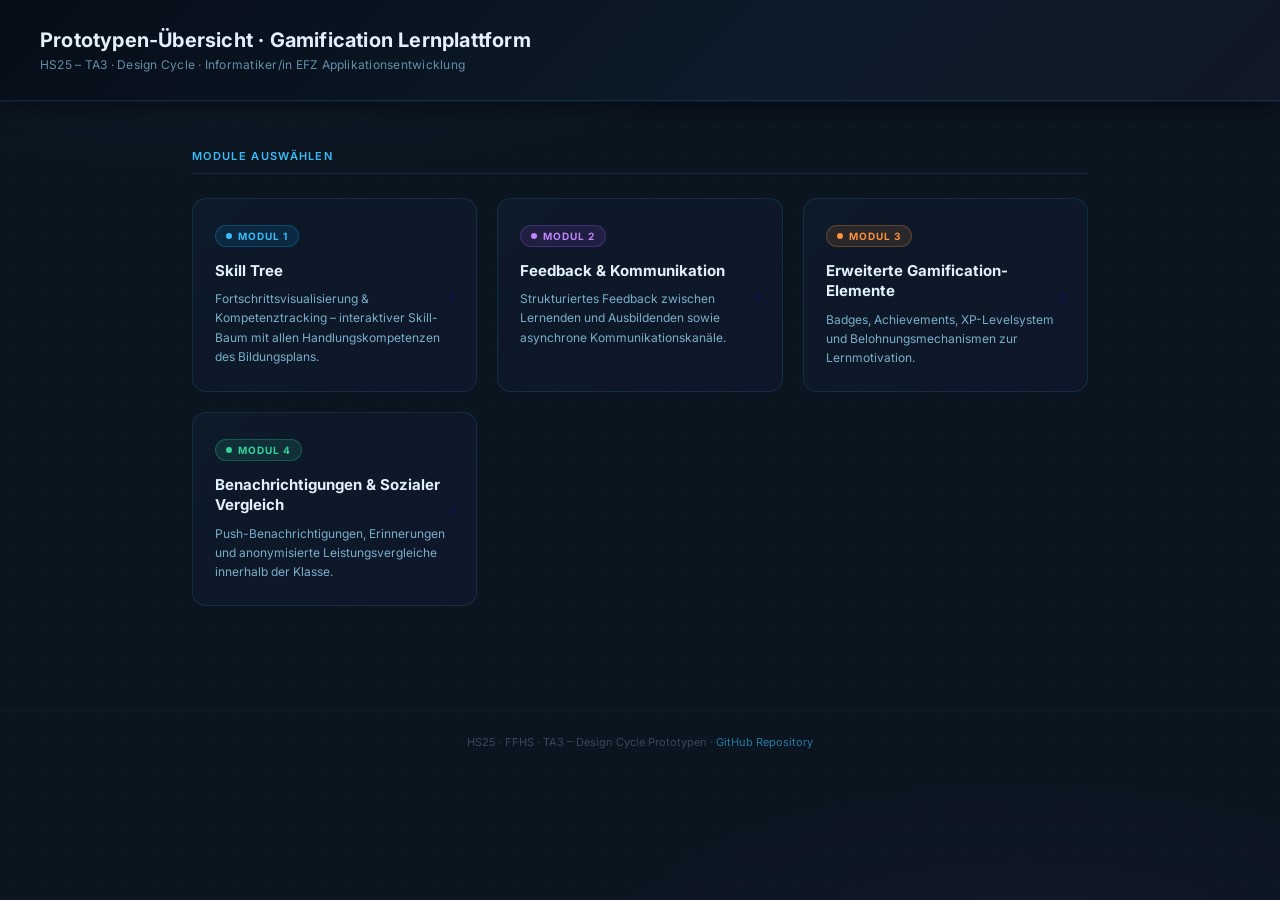
<file: index.html>
<!DOCTYPE html>
<html lang="de">
<head>
  <meta charset="UTF-8">
  <meta name="viewport" content="width=device-width, initial-scale=1.0">
  <title>Prototypen-Übersicht – Gamification Lernplattform</title>
  <link rel="preconnect" href="https://fonts.googleapis.com">
  <link rel="stylesheet" href="https://fonts.googleapis.com/css2?family=Inter:wght@400;600;700&display=swap">
  <style>
    *, *::before, *::after { box-sizing: border-box; margin: 0; padding: 0; }

    body {
      font-family: 'Inter', 'Segoe UI', system-ui, sans-serif;
      background: #0b1520;
      color: #c9d8e8;
      min-height: 100vh;
      background-image:
        radial-gradient(ellipse 80% 50% at 20% -10%, rgba(56,189,248,.07) 0%, transparent 60%),
        radial-gradient(ellipse 60% 40% at 80% 110%, rgba(168,85,247,.05) 0%, transparent 60%),
        radial-gradient(circle, rgba(255,255,255,.025) 1px, transparent 1px);
      background-size: auto, auto, 28px 28px;
    }

    header {
      background: linear-gradient(135deg, #060d18 0%, #0d1b2a 60%, #111827 100%);
      padding: 28px 40px;
      border-bottom: 1px solid rgba(56,189,248,.15);
      box-shadow: 0 2px 24px rgba(0,0,0,.7), 0 1px 0 rgba(56,189,248,.12);
    }

    header h1 {
      font-size: 20px;
      font-weight: 700;
      color: #e2f0fa;
      letter-spacing: .01em;
    }

    header p {
      font-size: 12px;
      color: #7baec8;
      margin-top: 5px;
      letter-spacing: .02em;
      opacity: .8;
    }

    main {
      max-width: 960px;
      margin: 0 auto;
      padding: 48px 32px 64px;
    }

    .section-label {
      font-size: 11px;
      font-weight: 600;
      letter-spacing: .12em;
      text-transform: uppercase;
      color: #38bdf8;
      margin-bottom: 24px;
      padding-bottom: 10px;
      border-bottom: 1px solid rgba(56,189,248,.12);
    }

    .grid {
      display: grid;
      grid-template-columns: repeat(auto-fill, minmax(280px, 1fr));
      gap: 20px;
    }

    .card {
      display: block;
      text-decoration: none;
      background: linear-gradient(135deg, rgba(13,27,42,.9) 0%, rgba(15,23,42,.95) 100%);
      border: 1px solid rgba(56,189,248,.13);
      border-radius: 14px;
      padding: 24px 22px;
      transition: transform .2s ease, border-color .2s ease, box-shadow .2s ease;
      position: relative;
      overflow: hidden;
    }

    .card::before {
      content: '';
      position: absolute;
      inset: 0;
      border-radius: 14px;
      opacity: 0;
      transition: opacity .25s;
    }

    .card:hover {
      transform: translateY(-3px);
      border-color: rgba(56,189,248,.4);
      box-shadow: 0 8px 32px rgba(0,0,0,.5), 0 0 0 1px rgba(56,189,248,.12), 0 0 24px rgba(56,189,248,.08);
    }

    .card:hover::before { opacity: 1; }

    .card.m1::before { background: radial-gradient(ellipse at top left, rgba(14,165,233,.06) 0%, transparent 60%); }
    .card.m2::before { background: radial-gradient(ellipse at top left, rgba(168,85,247,.06) 0%, transparent 60%); }
    .card.m3::before { background: radial-gradient(ellipse at top left, rgba(251,146,60,.06) 0%, transparent 60%); }
    .card.m4::before { background: radial-gradient(ellipse at top left, rgba(52,211,153,.06) 0%, transparent 60%); }

    .card-badge {
      display: inline-flex;
      align-items: center;
      gap: 6px;
      font-size: 10px;
      font-weight: 700;
      letter-spacing: .1em;
      text-transform: uppercase;
      padding: 4px 10px;
      border-radius: 20px;
      margin-bottom: 14px;
    }

    .card.m1 .card-badge { background: rgba(14,165,233,.12); color: #38bdf8; border: 1px solid rgba(14,165,233,.25); }
    .card.m2 .card-badge { background: rgba(168,85,247,.12); color: #c084fc; border: 1px solid rgba(168,85,247,.25); }
    .card.m3 .card-badge { background: rgba(251,146,60,.12); color: #fb923c; border: 1px solid rgba(251,146,60,.25); }
    .card.m4 .card-badge { background: rgba(52,211,153,.12); color: #34d399; border: 1px solid rgba(52,211,153,.25); }

    .card-badge .dot {
      width: 6px; height: 6px;
      border-radius: 50%;
    }

    .card.m1 .dot { background: #38bdf8; }
    .card.m2 .dot { background: #c084fc; }
    .card.m3 .dot { background: #fb923c; }
    .card.m4 .dot { background: #34d399; }

    .card h2 {
      font-size: 15px;
      font-weight: 700;
      color: #e2f0fa;
      margin-bottom: 8px;
      line-height: 1.35;
    }

    .card p {
      font-size: 12px;
      color: #7baec8;
      line-height: 1.6;
    }

    .card-status {
      margin-top: 18px;
      font-size: 11px;
      font-weight: 600;
      display: flex;
      align-items: center;
      gap: 6px;
    }

    .status-ready { color: #4ade80; }
    .status-wip    { color: #facc15; }

    .card-arrow {
      position: absolute;
      right: 20px;
      top: 50%;
      transform: translateY(-50%);
      font-size: 18px;
      opacity: .25;
      transition: opacity .2s, transform .2s;
    }

    .card:hover .card-arrow {
      opacity: .7;
      transform: translateY(-50%) translateX(3px);
    }

    .card.disabled {
      pointer-events: none;
      opacity: .5;
    }

    footer {
      text-align: center;
      padding: 24px;
      font-size: 11px;
      color: rgba(120,150,180,.4);
      border-top: 1px solid rgba(56,189,248,.06);
      margin-top: 40px;
    }
  </style>
</head>
<body>

<header>
  <h1>Prototypen-Übersicht · Gamification Lernplattform</h1>
  <p>HS25 – TA3 · Design Cycle · Informatiker/in EFZ Applikationsentwicklung</p>
</header>

<main>
  <div class="section-label">Module auswählen</div>
  <div class="grid">

    <a href="M1/M1_SkillTree.html" class="card m1">
      <div class="card-badge"><span class="dot"></span>Modul 1</div>
      <h2>Skill Tree</h2>
      <p>Fortschrittsvisualisierung &amp; Kompetenztracking – interaktiver Skill-Baum mit allen Handlungskompetenzen des Bildungsplans.</p>
      <span class="card-arrow">›</span>
    </a>

    <a href="M2/M2_FeedbackAndCommunication.html" class="card m2">
      <div class="card-badge"><span class="dot"></span>Modul 2</div>
      <h2>Feedback &amp; Kommunikation</h2>
      <p>Strukturiertes Feedback zwischen Lernenden und Ausbildenden sowie asynchrone Kommunikationskanäle.</p>
      <span class="card-arrow">›</span>
    </a>

    <a href="M3/M3_ExtendedGamificationElements.html" class="card m3">
      <div class="card-badge"><span class="dot"></span>Modul 3</div>
      <h2>Erweiterte Gamification-Elemente</h2>
      <p>Badges, Achievements, XP-Levelsystem und Belohnungsmechanismen zur Lernmotivation.</p>
      <span class="card-arrow">›</span>
    </a>

    <a href="M4_NotificationAndSocialComparison/M4_NotificationAndSocialComparison.html" class="card m4">
      <div class="card-badge"><span class="dot"></span>Modul 4</div>
      <h2>Benachrichtigungen &amp; Sozialer Vergleich</h2>
      <p>Push-Benachrichtigungen, Erinnerungen und anonymisierte Leistungsvergleiche innerhalb der Klasse.</p>
      <span class="card-arrow">›</span>
    </a>

  </div>
</main>

<footer>
  HS25 · FFHS · TA3 – Design Cycle Prototypen ·
  <a href="https://github.com/Thrawn10/Transferarbeit3_Gamification" target="_blank" rel="noopener noreferrer" style="color:rgba(56,189,248,.6);text-decoration:none;">GitHub Repository</a>
</footer>

</body>
</html>
</file>
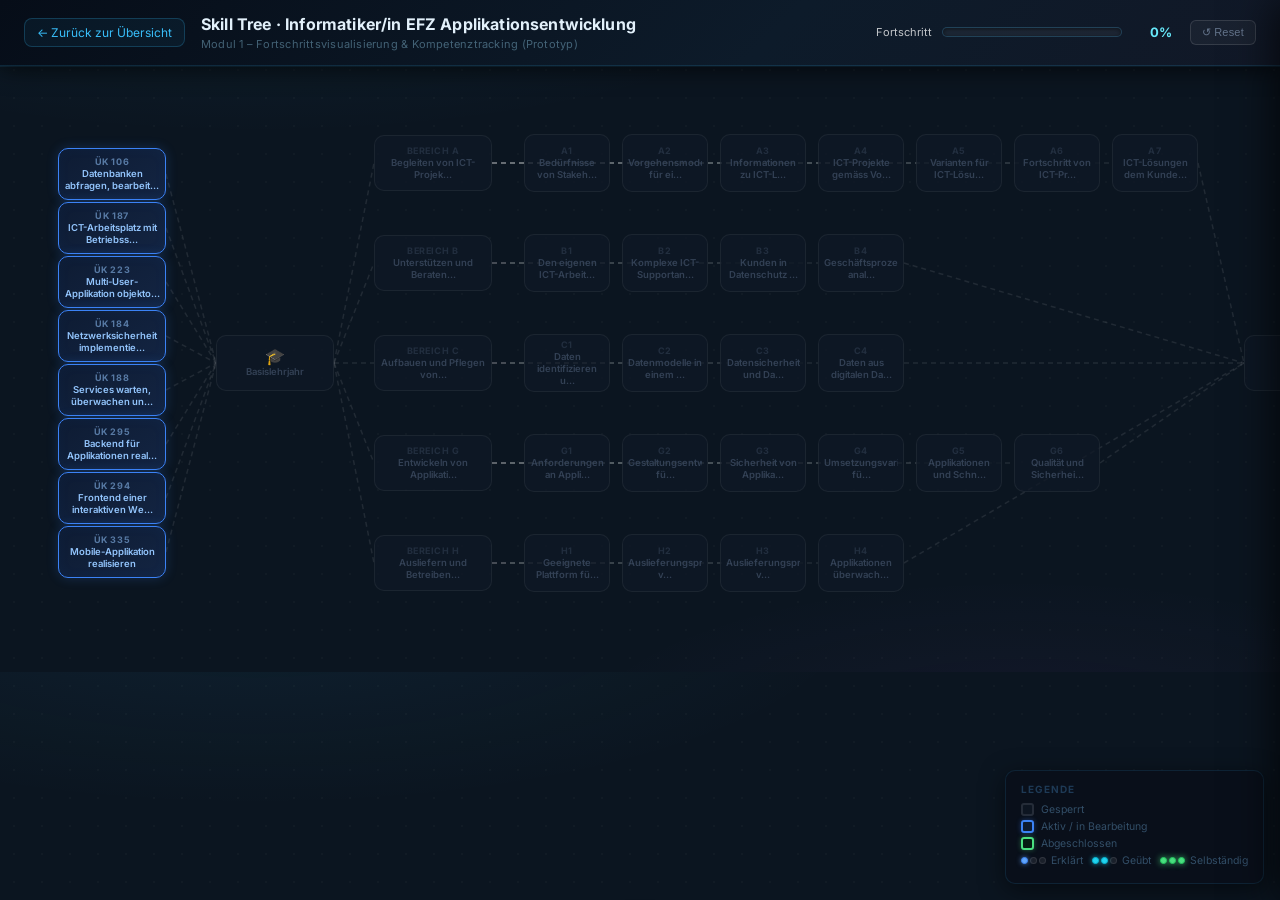
<file: M1/M1_SkillTree.html>
<!DOCTYPE html>
<html lang="de">
<head>
<meta charset="UTF-8">
<meta name="viewport" content="width=device-width, initial-scale=1.0">
<title>Skill Tree – Informatiker/in EFZ Applikationsentwicklung</title>
<link rel="stylesheet" href="M1_SkillTree.css">
</head>
<body>

<div id="hdr">
  <div style="display:flex;align-items:center;gap:16px">
    <a href="../index.html" class="back-link">&#8592; Zurück zur Übersicht</a>
    <div>
      <h1>Skill Tree · Informatiker/in EFZ Applikationsentwicklung</h1>
      <div class="sub">Modul 1 – Fortschrittsvisualisierung &amp; Kompetenztracking (Prototyp)</div>
    </div>
  </div>
  <div id="prog-wrap">
    <span style="font-size:11px;opacity:.75">Fortschritt</span>
    <div id="prog-bar"><div id="prog-fill"></div></div>
    <span id="prog-lbl">0%</span>
    <button id="btn-reset" onclick="resetState()">↺ Reset</button>
  </div>
</div>

<div id="tree-scroll">
  <div id="tree-canvas">
    <svg id="svg-conn"></svg>
  </div>
</div>

<!-- Detail panel -->
<div id="detail">
  <div id="detail-head">
    <button id="det-close" onclick="closeDetail()">✕</button>
    <div class="did" id="d-id"></div>
    <div class="dtitle" id="d-title"></div>
  </div>
  <div id="detail-body">
    <div id="detail-desc"></div>
    <div class="sec-lbl">Ausbildungsstufe</div>
    <div class="stages">
      <div class="stage-box" id="s1"><div class="si">📖</div>Erklärt</div>
      <div class="stage-box" id="s2"><div class="si">✏️</div>Geübt</div>
      <div class="stage-box" id="s3"><div class="si">⭐</div>Selbständig</div>
    </div>
    <button id="act-btn" onclick="advance()">Als Erklärt markieren</button>
  </div>
</div>

<div id="toast"></div>

<div id="legend">
  <h3>Legende</h3>
  <div class="li"><div class="ld" style="background:rgba(15,25,38,.75);border-color:rgba(255,255,255,.1)"></div>Gesperrt</div>
  <div class="li"><div class="ld" style="background:rgba(14,28,52,.95);border-color:#3b82f6;box-shadow:0 0 5px rgba(59,130,246,.4)"></div>Aktiv / in Bearbeitung</div>
  <div class="li"><div class="ld" style="background:rgba(5,28,18,.95);border-color:#4ade80;box-shadow:0 0 5px rgba(74,222,128,.4)"></div>Abgeschlossen</div>
  <div class="li" style="gap:5px">
    <div class="pip-row">
      <div class="pip s1"></div><div class="pip"></div><div class="pip"></div>
    </div>
    <span>Erklärt</span>
    <div class="pip-row" style="margin-left:4px">
      <div class="pip s2"></div><div class="pip s2"></div><div class="pip"></div>
    </div>
    <span>Geübt</span>
    <div class="pip-row" style="margin-left:4px">
      <div class="pip s3"></div><div class="pip s3"></div><div class="pip s3"></div>
    </div>
    <span>Selbständig</span>
  </div>
</div>

<script>
// ============================================================
// BILDUNGSPLAN DATA
// ============================================================
const BP = {
  ueks: [
    {id:'uek_106',nr:'ÜK 106',bez:'Datenbanken abfragen, bearbeiten und warten'},
    {id:'uek_187',nr:'ÜK 187',bez:'ICT-Arbeitsplatz mit Betriebssystem in Betrieb nehmen'},
    {id:'uek_223',nr:'ÜK 223',bez:'Multi-User-Applikation objektorientiert realisieren'},
    {id:'uek_184',nr:'ÜK 184',bez:'Netzwerksicherheit implementieren'},
    {id:'uek_188',nr:'ÜK 188',bez:'Services warten, überwachen und betreiben'},
    {id:'uek_295',nr:'ÜK 295',bez:'Backend für Applikationen realisieren'},
    {id:'uek_294',nr:'ÜK 294',bez:'Frontend einer interaktiven Webapplikation realisieren'},
    {id:'uek_335',nr:'ÜK 335',bez:'Mobile-Applikation realisieren'},
  ],
  branches: [
    {id:'A', cls:'ba', hkcls:'hk-A',
     bez:'Begleiten von ICT-Projekten',
     hks:[
      {id:'a1',bez:'Bedürfnisse von Stakeholdern abklären und dokumentieren',
       desc:'Informatikerinnen und Informatiker nehmen die Projektziele und Bedürfnisse der Stakeholder auf, dokumentieren diese, analysieren den Systemkontext und überprüfen Anforderungen auf Messbarkeit, Konsistenz und Vollständigkeit.'},
      {id:'a2',bez:'Vorgehensmodell für ein ICT-Projekt bestimmen',
       desc:'Informatikerinnen und Informatiker analysieren die Konditionen des Auftraggebers, wägen plangetriebene und agile Modelle ab und passen das gewählte Modell projektspezifisch an (Process-Tailoring).'},
      {id:'a3',bez:'Informationen zu ICT-Lösungen recherchieren',
       desc:'Informatikerinnen und Informatiker suchen gezielt Informationen, identifizieren verlässliche Quellen, vergleichen Varianten und erstellen ein technisches Proof of Concept (PoC).'},
      {id:'a4',bez:'ICT-Projekte gemäss Vorgehensmodell planen',
       desc:'Informatikerinnen und Informatiker brechen Gesamtaufgaben in kleinere Aktivitäten herunter, schätzen Aufwand und Komplexität ab und priorisieren Aktivitäten zur Erreichung von Zwischenzielen.'},
      {id:'a5',bez:'Varianten für ICT-Lösungen visualisieren und präsentieren',
       desc:'Informatikerinnen und Informatiker identifizieren Zielgruppen, bereiten Lösungsvorschläge visuell auf und präsentieren sie schlüssig und überzeugend (z.B. durch Storytelling).'},
      {id:'a6',bez:'Fortschritt von ICT-Projekten überprüfen und rapportieren',
       desc:'Informatikerinnen und Informatiker überprüfen den Projektfortschritt, konsolidieren Bewertungen, erarbeiten Korrekturmassnahmen und halten den Fortschritt schriftlich fest.'},
      {id:'a7',bez:'ICT-Lösungen dem Kunden übergeben und Projekt abschliessen',
       desc:'Informatikerinnen und Informatiker legen Abnahmekriterien fest, stellen Dokumentation bereit, führen die Abnahme durch und archivieren die Arbeiten nach betriebsspezifischen Vorgaben.'},
     ]},
    {id:'B', cls:'bb', hkcls:'hk-B',
     bez:'Unterstützen und Beraten im ICT-Umfeld',
     hks:[
      {id:'b1',bez:'Den eigenen ICT-Arbeitsplatz einrichten',
       desc:'Informatikerinnen und Informatiker setzen den Computer mit Betriebssystem auf, verbinden ihn mit dem Netzwerk, konfigurieren Sicherheitsmassnahmen und richten den Arbeitsplatz ergonomisch ein.'},
      {id:'b2',bez:'Komplexe ICT-Supportanfragen bearbeiten',
       desc:'Informatikerinnen und Informatiker analysieren komplexe Supportanfragen systematisch, führen mit geeigneten Methoden Lösungen herbei und dokumentieren diese zielgruppengerecht.'},
      {id:'b3',bez:'Kunden in Datenschutz und Datensicherheit beraten',
       desc:'Informatikerinnen und Informatiker klären die Sicherheitssituation beim Kunden, informieren über Gefahren, schlagen Schutzmassnahmen vor und schulen Mitarbeitende in den IT-Richtlinien.'},
      {id:'b4',bez:'Geschäftsprozesse analysieren und dokumentieren',
       desc:'Informatikerinnen und Informatiker identifizieren relevante Prozessinformationen, zerlegen Geschäftsprozesse in Prozessschritte und dokumentieren sie nach anerkannten Beschreibungsstandards grafisch.'},
     ]},
    {id:'C', cls:'bc', hkcls:'hk-C',
     bez:'Aufbauen und Pflegen von digitalen Daten',
     hks:[
      {id:'c1',bez:'Daten identifizieren und Datenmodelle entwickeln',
       desc:'Informatikerinnen und Informatiker sichten Daten aus strukturierten und unstrukturierten Quellen, untersuchen sie auf Eindeutigkeit und normalisieren das Datenmodell.'},
      {id:'c2',bez:'Datenmodelle in einem digitalen Datenspeicher umsetzen',
       desc:'Informatikerinnen und Informatiker wählen einen geeigneten Datenspeicher, implementieren das normalisierte Datenmodell und führen Funktions- und Performancetests sowie Datenmigrationen durch.'},
      {id:'c3',bez:'Datensicherheit und Datenschutz planen und implementieren',
       desc:'Informatikerinnen und Informatiker identifizieren schutzwürdige Daten, erarbeiten ein Datensicherheits- und Rollenkonzept und überprüfen die Wirksamkeit der Schutzmechanismen.'},
      {id:'c4',bez:'Daten aus digitalen Datenspeichern aufbereiten',
       desc:'Informatikerinnen und Informatiker führen explorative Datenanalysen durch, wählen geeignete Darstellungsformen aus und stellen Daten anonymisiert bereit.'},
     ]},
    {id:'G', cls:'bg', hkcls:'hk-G',
     bez:'Entwickeln von Applikationen',
     hks:[
      {id:'g1',bez:'Anforderungen an Applikationen analysieren und dokumentieren',
       desc:'Informatikerinnen und Informatiker halten Kundenbedürfnisse in fachlichen und technischen Anforderungen fest, entwickeln Nutzermodelle anhand von Personas und schätzen Aufwand und Komplexität im Team ab.'},
      {id:'g2',bez:'Gestaltungsentwürfe für Benutzerschnittstellen entwickeln',
       desc:'Informatikerinnen und Informatiker erstellen MockUps und Wireframes, überprüfen technische Machbarkeit (Responsiveness, Barrierefreiheit) und entwickeln anhand von Prototypen funktionale Benutzerschnittstellen.'},
      {id:'g3',bez:'Sicherheit von Applikationen beurteilen und dokumentieren',
       desc:'Informatikerinnen und Informatiker klären sicherheitsrelevante Fragen (z.B. OWASP), leiten Risiken ab, halten Massnahmen fest und passen den Anforderungskatalog entsprechend an.'},
      {id:'g4',bez:'Umsetzungsvarianten für Applikationen konzeptionell ausarbeiten',
       desc:'Informatikerinnen und Informatiker erstellen Nutzwertanalysen, beraten Stakeholder bei der Entscheidungsfindung und erarbeiten ein fachliches und technisches Realisierungskonzept.'},
      {id:'g5',bez:'Applikationen und Schnittstellen implementieren',
       desc:'Informatikerinnen und Informatiker richten Entwicklungsumgebungen ein, programmieren Back-End und Front-End, halten Coderichtlinien ein und verwalten den Code in einem Versionierungssystem.'},
      {id:'g6',bez:'Qualität und Sicherheit von Applikationen überprüfen',
       desc:'Informatikerinnen und Informatiker erstellen Testkonzepte, definieren und implementieren Testfälle, führen Tests durch, werten sie aus und nehmen Korrekturmassnahmen vor.'},
     ]},
    {id:'H', cls:'bh', hkcls:'hk-H',
     bez:'Ausliefern und Betreiben von Applikationen',
     hks:[
      {id:'h1',bez:'Geeignete Plattform für die Auslieferung bestimmen',
       desc:'Informatikerinnen und Informatiker analysieren Anforderungen an den Betrieb, definieren eine geeignete Plattform (Cloud, On-Premise, Hybrid) und wählen geeignete Services und Ressourcen aus.'},
      {id:'h2',bez:'Auslieferungsprozess von Applikationen definieren',
       desc:'Informatikerinnen und Informatiker analysieren Abhängigkeiten, bestimmen Integrations- und Deployment-Praktiken (z.B. CI/CD) sowie eine geeignete Artefakt-Verwaltung.'},
      {id:'h3',bez:'Auslieferungsprozess von Applikationen durchführen',
       desc:'Informatikerinnen und Informatiker richten Services ein, schreiben Automatisierungsskripte, paketieren Applikationen (z.B. Docker) und überprüfen den gesamten Auslieferungsprozess.'},
      {id:'h4',bez:'Applikationen überwachen und Probleme beheben',
       desc:'Informatikerinnen und Informatiker definieren und konfigurieren Monitoring-Tools, analysieren auftretende Probleme strukturiert und setzen vereinbarte Korrekturmassnahmen um.'},
     ]},
  ]
};

// ============================================================
// STATE
// ============================================================
let ST;

function buildFresh() {
  const s = {ueks:{}, hks:{}, misc:{blj:false,ipa:false,efz:false}, milestones:[]};
  BP.ueks.forEach(u => s.ueks[u.id] = false);
  BP.branches.forEach(b => b.hks.forEach(k => s.hks[k.id] = 0)); // 0-3
  return s;
}

function saveST() { /* no persistence – prototype */ }

function resetState() {
  if (!confirm('Fortschritt wirklich zurücksetzen?')) return;
  ST = buildFresh();
  achieved.clear();
  renderAll();
  toast('Fortschritt zurückgesetzt.', false);
}

ST = buildFresh();

// ============================================================
// DERIVED
// ============================================================
const allUEKsDone = () => BP.ueks.every(u => ST.ueks[u.id]);
const bljDone     = () => !!(ST.misc && ST.misc.blj);
const hkUnlocked  = () => bljDone();
const branchDone  = b => b.hks.every(k => ST.hks[k.id] === 3);
const allHKsDone  = () => BP.branches.every(b => branchDone(b));
const ipaUnlocked = () => !!(ST.misc && ST.misc.ipa);
const efzDone     = () => !!(ST.misc && ST.misc.efz);

function totalHKStages() {
  return BP.branches.reduce((s,b) => s + b.hks.reduce((ss,k) => ss + ST.hks[k.id], 0), 0);
}
function totalHKs() { return BP.branches.reduce((s,b) => s + b.hks.length, 0); }
function completedHKs() { return BP.branches.reduce((s,b) => s + b.hks.filter(k => ST.hks[k.id]===3).length, 0); }

function getProgress() {
  const uekPts  = BP.ueks.filter(u => ST.ueks[u.id]).length;
  const hkPts   = totalHKStages();
  const miscPts = (bljDone()?1:0) + (ipaUnlocked()?1:0) + (efzDone()?1:0);
  const total   = BP.ueks.length + totalHKs()*3 + 3;
  return Math.round((uekPts + hkPts + miscPts) / total * 100);
}

// ============================================================
// LAYOUT CONSTANTS
// ============================================================
const UW=108, UH=52;          // UEK node
const BW=118, BH=56;          // BLJ / Branch node
const HW=86,  HH=58;          // HK node
const IW=100, IH=56;          // IPA node
const EW=112, EH=68;          // EFZ node
const HS=HW+12;               // HK horizontal spacing
const MAX_HK=7;               // branch A

// Fixed x-centres
const UX  = 30+UW/2;                         // 84
const BLX = UX+UW/2+50+BW/2;                 // 84+54+50+59 = 247 (≈247)
const BRX = BLX+BW/2+40+BW/2;               // 247+59+40+59 = 405 (≈405)
const HX0 = BRX+BW/2+32+HW/2;               // 405+59+32+43 = 539 (≈539)  ← centre of first HK
const IPX = HX0+(MAX_HK-1)*HS+HW/2+46+IW/2; // after widest row
const EFX = IPX+IW/2+46+EW/2;

const CANVAS_W = EFX+EW/2+32;

// Y positions: 5 branches equally spaced
const BR_GAP = 42;
const BR_H   = HH;
const TOTAL_BR_H = BP.branches.length*BR_H + (BP.branches.length-1)*BR_GAP;
const TOP_PAD = 40;
const brY = BP.branches.map((_,i) => TOP_PAD + i*(BR_H+BR_GAP) + BR_H/2);

// BLJ, IPA, EFZ y = vertical centre of all branches
const MID_Y = (brY[0]+brY[brY.length-1])/2;

// UEK y positions distributed around MID_Y
const UEK_SP = 54;
const uekY = BP.ueks.map((_,i) => MID_Y - (BP.ueks.length-1)*UEK_SP/2 + i*UEK_SP);

const CANVAS_H = Math.max(
  uekY[uekY.length-1]+UH/2,
  brY[brY.length-1]+BR_H/2
) + TOP_PAD;

// ============================================================
// RENDER
// ============================================================
function renderAll() {
  const canvas = document.getElementById('tree-canvas');
  const svg    = document.getElementById('svg-conn');

  canvas.style.width  = CANVAS_W+'px';
  canvas.style.height = CANVAS_H+'px';
  svg.setAttribute('width',  CANVAS_W);
  svg.setAttribute('height', CANVAS_H);

  // Clear
  svg.innerHTML = '<defs><filter id="glow" x="-50%" y="-50%" width="200%" height="200%"><feGaussianBlur stdDeviation="2" result="blur"/><feMerge><feMergeNode in="blur"/><feMergeNode in="SourceGraphic"/></feMerge></filter></defs>';
  canvas.querySelectorAll('.node').forEach(n=>n.remove());

  drawConnections(svg);
  renderUEKs(canvas);
  renderBLJ(canvas);
  renderBranches(canvas);
  renderHKs(canvas);
  renderIPA(canvas);
  renderEFZ(canvas);

  const p = getProgress();
  document.getElementById('prog-fill').style.width = p+'%';
  document.getElementById('prog-lbl').textContent  = p+'%';
}

// ── SVG lines ──────────────────────────────────────────────
function line(svg, x1,y1,x2,y2, done) {
  const el = document.createElementNS('http://www.w3.org/2000/svg','line');
  el.setAttribute('x1',x1); el.setAttribute('y1',y1);
  el.setAttribute('x2',x2); el.setAttribute('y2',y2);
  el.setAttribute('stroke', done ? '#4ade80' : 'rgba(255,255,255,.09)');
  el.setAttribute('stroke-width', done ? '2.5' : '1.5');
  if (!done) el.setAttribute('stroke-dasharray','5 4');
  if (done) el.setAttribute('filter','url(#glow)');
  svg.appendChild(el);
}

function drawConnections(svg) {
  const blu = bljDone();

  // UEKs → BLJ
  BP.ueks.forEach((u,i) => line(svg, UX+UW/2, uekY[i], BLX-BW/2, MID_Y, ST.ueks[u.id]));

  // BLJ → Branches
  BP.branches.forEach((b,i) => line(svg, BLX+BW/2, MID_Y, BRX-BW/2, brY[i], blu));

  // Branch → HKs (fan)
  BP.branches.forEach((b,bi) => {
    b.hks.forEach((k,ki) => {
      const cx = HX0 + ki*HS;
      const done = ST.hks[k.id] > 0 && blu;
      line(svg, BRX+BW/2, brY[bi], cx-HW/2, brY[bi], done);
    });
  });

  // Last HK of each branch → IPA
  BP.branches.forEach((b,bi) => {
    const lastCx = HX0 + (b.hks.length-1)*HS;
    line(svg, lastCx+HW/2, brY[bi], IPX-IW/2, MID_Y, branchDone(b));
  });

  // IPA → EFZ
  line(svg, IPX+IW/2, MID_Y, EFX-EW/2, MID_Y, ipaUnlocked());
}

// ── Node factory ──────────────────────────────────────────
function mkNode(id, cx, cy, w, h, cls, extraCls, onClick) {
  const d = document.createElement('div');
  d.className = 'node '+cls+(extraCls?' '+extraCls:'')+(onClick?' clickable':'');
  d.style.left   = (cx-w/2)+'px';
  d.style.top    = (cy-h/2)+'px';
  d.style.width  = w+'px';
  d.style.height = h+'px';
  d.dataset.id   = id;
  if (onClick) d.addEventListener('click', onClick);
  return d;
}

function addLabel(node, supra, label) {
  if (supra) { const s=document.createElement('div'); s.className='node-supra'; s.textContent=supra; node.appendChild(s); }
  const l=document.createElement('div'); l.className='node-label'; l.textContent=label; node.appendChild(l);
}

function addPips(node, stage) {
  const pd=document.createElement('div'); pd.className='pips';
  for (let i=0;i<3;i++){
    const p=document.createElement('div');
    p.className='pip'+(i<stage?' s'+(i<stage ? Math.min(stage,3) : 0):'');
    // remap: pip 0 uses s1 class if stage>=1, pip 1 uses s2 if stage>=2, pip 2 uses s3 if stage>=3
    p.className = 'pip' + (i<stage ? ' s'+(i+1) : '');
    pd.appendChild(p);
  }
  node.appendChild(pd);
}

// ── Section renderers ──────────────────────────────────────
function renderUEKs(canvas) {
  BP.ueks.forEach((u,i) => {
    const done = ST.ueks[u.id];
    const n = mkNode(u.id, UX, uekY[i], UW, UH, done?'complete':'active', '', ()=>toggleUEK(u.id));
    addLabel(n, u.nr, u.bez.length>32 ? u.bez.slice(0,30)+'…' : u.bez);
    canvas.appendChild(n);
  });
}

function renderBLJ(canvas) {
  const done  = bljDone();
  const ready = allUEKsDone();
  const cls   = done ? 'complete' : (ready ? 'active' : 'locked');
  const n = mkNode('blj', BLX, MID_Y, BW, BH, cls, '', ready ? () => toggleBLJ() : null);
  const ic=document.createElement('div'); ic.className='node-icon'; ic.textContent='🎓'; n.appendChild(ic);
  addLabel(n, null, 'Basislehrjahr');
  canvas.appendChild(n);
}

function renderBranches(canvas) {
  BP.branches.forEach((b,i) => {
    const unlocked = bljDone();
    const done = branchDone(b);
    let cls = 'locked', extra='';
    if (unlocked && done) { cls='complete'; }
    else if (unlocked) { cls='active'; extra=b.cls; }
    const n = mkNode('br_'+b.id, BRX, brY[i], BW, BH, cls, extra);
    addLabel(n, 'Bereich '+b.id, b.bez.length>26 ? b.bez.slice(0,24)+'…' : b.bez);
    canvas.appendChild(n);
  });
}

function renderHKs(canvas) {
  BP.branches.forEach((b,bi) => {
    b.hks.forEach((k,ki) => {
      const unlocked = hkUnlocked();
      const stage    = ST.hks[k.id];
      let cls  = 'locked', extra='';
      if (unlocked) {
        cls   = stage===3 ? 'complete' : stage>0 ? 'partial' : 'active';
        extra = b.hkcls;
      }
      const cx = HX0 + ki*HS;
      const n  = mkNode(k.id, cx, brY[bi], HW, HH, cls, extra, unlocked?()=>openDetail(k.id):null);
      addLabel(n, k.id.toUpperCase(), k.bez.length>24 ? k.bez.slice(0,22)+'…' : k.bez);
      if (unlocked) addPips(n, stage);
      canvas.appendChild(n);
    });
  });
}

function renderIPA(canvas) {
  const done  = ipaUnlocked();
  const ready = allHKsDone();
  const cls   = done ? 'complete' : (ready ? 'active' : 'locked');
  const n = mkNode('ipa', IPX, MID_Y, IW, IH, cls, '', ready ? () => toggleIPA() : null);
  const ic=document.createElement('div'); ic.className='node-icon'; ic.textContent='📋'; n.appendChild(ic);
  addLabel(n, null, 'IPA');
  canvas.appendChild(n);
}

function renderEFZ(canvas) {
  const done  = efzDone();
  const ready = ipaUnlocked();
  const n = mkNode('efz', EFX, MID_Y, EW, EH, 'special'+(ready?'':' locked'), '', ready ? () => toggleEFZ() : null);
  const ic=document.createElement('div'); ic.className='node-icon'; ic.textContent=done?'🏆':(ready?'🔓':'🔒'); n.appendChild(ic);
  addLabel(n, null, 'EFZ');
  canvas.appendChild(n);
}

// ============================================================
// INTERACTIONS
// ============================================================
function toggleUEK(id) {
  ST.ueks[id] = !ST.ueks[id];
  saveST(); checkMilestones(); renderAll();
}

function toggleBLJ() {
  if (!allUEKsDone()) return;
  ST.misc.blj = !ST.misc.blj;
  saveST(); checkMilestones(); renderAll();
}

function toggleIPA() {
  if (!allHKsDone()) return;
  ST.misc.ipa = !ST.misc.ipa;
  saveST(); checkMilestones(); renderAll();
}

function toggleEFZ() {
  if (!ipaUnlocked()) return;
  ST.misc.efz = !ST.misc.efz;
  saveST(); checkMilestones(); renderAll();
}

let selID = null;

function openDetail(id) {
  selID = id;
  const hk = findHK(id);
  if (!hk) return;
  document.getElementById('d-id').textContent    = id.toUpperCase() + ' – Handlungskompetenz';
  document.getElementById('d-title').textContent = hk.bez;
  document.getElementById('detail-desc').textContent = hk.desc;
  refreshPanel();
  document.getElementById('detail').classList.add('open');
}

function closeDetail() {
  document.getElementById('detail').classList.remove('open');
  selID = null;
}

function findHK(id) {
  for (const b of BP.branches) { const k = b.hks.find(h=>h.id===id); if(k) return k; }
  return null;
}

function refreshPanel() {
  if (!selID) return;
  const stage = ST.hks[selID]||0;
  const LABELS = ['Erklärt','Geübt','Selbständig'];
  ['s1','s2','s3'].forEach((sid,i) => {
    const el = document.getElementById(sid);
    el.className = 'stage-box';
    if (i < stage)     el.classList.add('done');
    if (i === stage && stage < 3) el.classList.add('current');
  });
  const btn = document.getElementById('act-btn');
  if (stage < 3) {
    btn.disabled = false;
    btn.textContent = 'Als ' + LABELS[stage] + ' markieren';
  } else {
    btn.disabled = true;
    btn.textContent = '✓ Vollständig abgeschlossen';
  }
}

function advance() {
  if (!selID) return;
  const cur = ST.hks[selID]||0;
  if (cur >= 3) return;
  ST.hks[selID] = cur+1;
  saveST(); checkMilestones(); renderAll(); refreshPanel();
  const L = ['Erklärt','Geübt','Selbständig'];
  toast(selID.toUpperCase()+': Stufe "'+L[ST.hks[selID]-1]+'" erreicht', false);
}

// ============================================================
// MILESTONES (Modul-3 hooks)
// ============================================================
const achieved = new Set((ST.milestones||[]));

function checkMilestones() {
  const fire = (id, lbl, desc) => {
    if (achieved.has(id)) return;
    achieved.add(id);
    ST.milestones = [...achieved];
    console.log('[MILESTONE]', id, desc);
    toast(lbl, true);
  };

  if (allUEKsDone())
    fire('UEK_COMPLETE','🎓 Alle ÜKs abgeschlossen!','Basislehrjahr freigeschaltet.');

  if (bljDone())
    fire('BASISLEHRJAHR_COMPLETE','🎓 Basislehrjahr abgeschlossen!','Alle Kompetenzbereiche zugänglich.');

  BP.branches.forEach(b => {
    if (branchDone(b))
      fire('BRANCH_'+b.id,'⭐ Bereich '+b.id+' abgeschlossen!', b.bez+' vollständig gemeistert.');
  });

  const comp = completedHKs(), tot = totalHKs();
  if (comp >= Math.ceil(tot*0.5))
    fire('HALFWAY','📊 Halbzeit!','50 % aller Handlungskompetenzen selbständig.');
  if (comp >= Math.ceil(tot*0.75))
    fire('ALMOST_DONE','🔥 Fast geschafft!','75 % aller Handlungskompetenzen selbständig.');
  if (ipaUnlocked())
    fire('IPA_UNLOCKED','📋 IPA abgeschlossen!','Bereit für die Abschlussprüfung.');
  if (efzDone())
    fire('EFZ_COMPLETE','🏆 EFZ erreicht! Herzlichen Glückwunsch!','Abschluss erfolgreich.');
}

// ============================================================
// TOAST
// ============================================================
let _tt = null;
function toast(msg, milestone) {
  const t = document.getElementById('toast');
  t.textContent = msg;
  t.className   = 'show'+(milestone?' milestone':'');
  clearTimeout(_tt);
  _tt = setTimeout(()=>t.className='', 3800);
}

// ============================================================
// INIT
// ============================================================
renderAll();
</script>
</body>
</html>
</file>
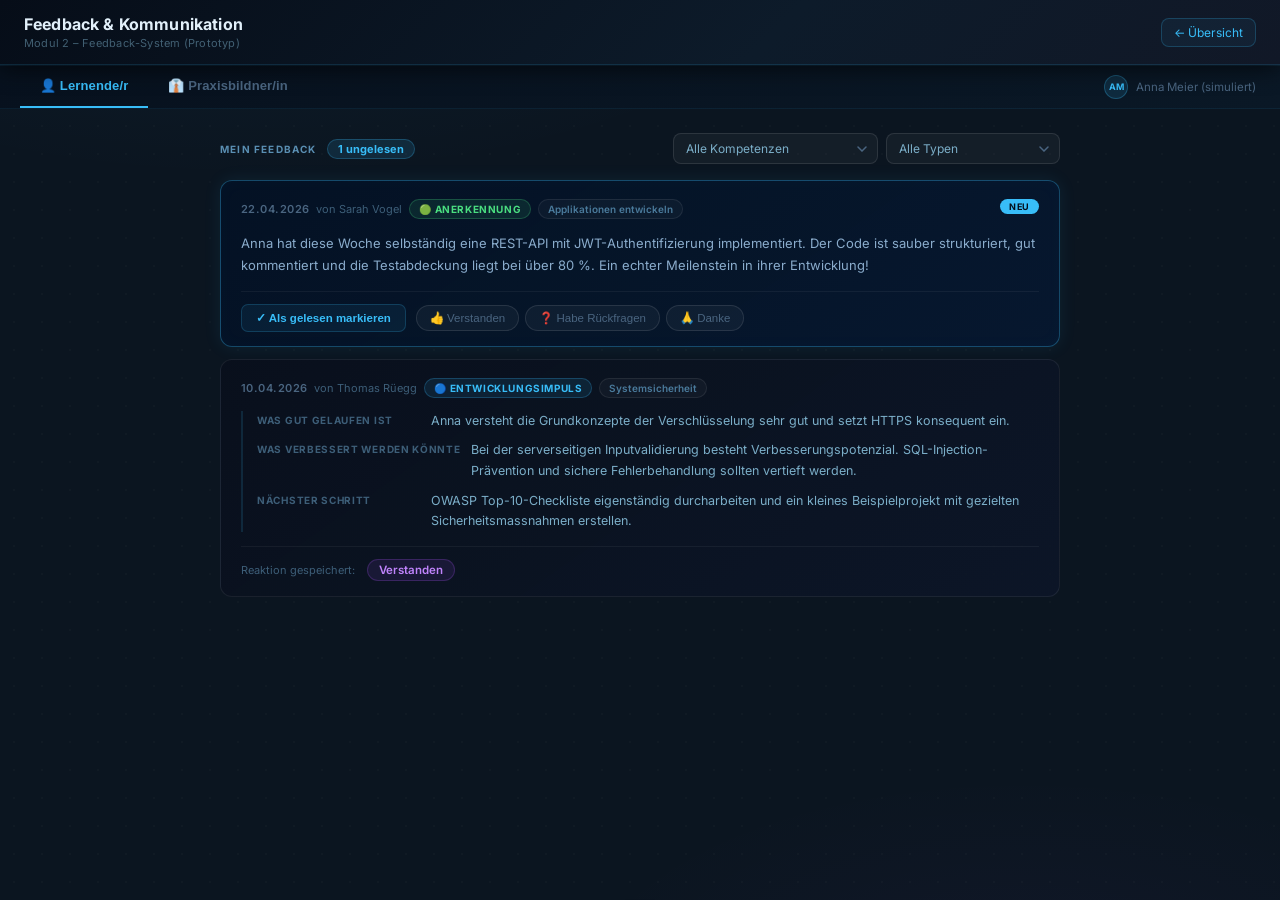
<file: M2/M2_FeedbackAndCommunication.html>
<!DOCTYPE html>
<html lang="de">
<head>
  <meta charset="UTF-8">
  <meta name="viewport" content="width=device-width, initial-scale=1.0">
  <title>Feedback &amp; Kommunikation – Prototyp M2</title>
  <link rel="preconnect" href="https://fonts.googleapis.com">
  <link rel="stylesheet" href="https://fonts.googleapis.com/css2?family=Inter:wght@400;500;600;700&display=swap">
  <link rel="stylesheet" href="M2_FeedbackAndCommunication.css">
</head>
<body>

<!-- ═══════════════════════════════════════════════ HEADER -->
<header>
  <div>
    <h1>Feedback &amp; Kommunikation</h1>
    <div class="sub">Modul 2 – Feedback-System (Prototyp)</div>
  </div>
  <a href="../index.html" class="back-link">&#8592; Übersicht</a>
</header>

<!-- ═══════════════════════════════════════════════ ROLE TOGGLE -->
<div class="role-toggle-wrap">
  <button class="role-btn active" id="btn-lernende" onclick="switchRole('lernende')">
    👤 Lernende/r
  </button>
  <button class="role-btn" id="btn-praxisbildner" onclick="switchRole('praxisbildner')">
    👔 Praxisbildner/in
  </button>
  <div class="sim-user" id="sim-user">
    <div class="sim-avatar learner" id="sim-avatar">AM</div>
    <span id="sim-name">Anna Meier (simuliert)</span>
  </div>
</div>

<!-- ═══════════════════════════════════════════════ LERNENDE VIEW -->
<div class="view active" id="view-lernende">
  <div class="content">
    <div class="section-header">
      <div style="display:flex;align-items:center;gap:10px">
        <span class="section-title">Mein Feedback</span>
        <span class="unread-badge" id="unread-count" style="display:none"></span>
      </div>
      <div class="filter-bar" style="margin-bottom:0">
        <select id="l-filter-kompetenz" onchange="renderLernende()">
          <option value="">Alle Kompetenzen</option>
        </select>
        <select id="l-filter-typ" onchange="renderLernende()">
          <option value="">Alle Typen</option>
          <option value="anerkennung">🟢 Anerkennung</option>
          <option value="entwicklungsimpuls">🔵 Entwicklungsimpuls</option>
        </select>
      </div>
    </div>
    <div class="timeline" id="timeline-l"></div>
  </div>
</div>

<!-- ═══════════════════════════════════════════════ PRAXISBILDNER VIEW -->
<div class="view" id="view-praxisbildner">
  <div class="content">

    <!-- Frequency indicators -->
    <div class="freq-section">
      <div class="freq-title">Feedback-Frequenz pro Lernende/r</div>
      <div class="freq-grid" id="freq-grid"></div>
    </div>

    <div class="divider"></div>

    <!-- Top bar: filters + new button -->
    <div class="pb-topbar">
      <span class="section-title">Feedback-Historie</span>
      <div style="display:flex;gap:8px;align-items:center;flex-wrap:wrap">
        <div class="filter-bar" style="margin-bottom:0">
          <select id="pb-filter-lernende" onchange="renderPraxisbildner()">
            <option value="">Alle Lernenden</option>
          </select>
          <select id="pb-filter-kompetenz" onchange="renderPraxisbildner()">
            <option value="">Alle Kompetenzen</option>
          </select>
          <select id="pb-filter-typ" onchange="renderPraxisbildner()">
            <option value="">Alle Typen</option>
            <option value="anerkennung">🟢 Anerkennung</option>
            <option value="entwicklungsimpuls">🔵 Entwicklungsimpuls</option>
          </select>
        </div>
        <button class="btn-primary" onclick="openModal()">+ Neues Feedback erfassen</button>
      </div>
    </div>

    <div class="timeline" id="timeline-pb"></div>
  </div>
</div>

<!-- ═══════════════════════════════════════════════ MODAL -->
<dialog class="modal" id="modal" aria-labelledby="modal-title">
    <div class="modal-header">
      <h2 id="modal-title">Neues Feedback erfassen</h2>
      <button class="modal-close" onclick="closeModal()" aria-label="Modal schliessen">✕</button>
    </div>
    <div class="modal-body">

      <!-- Lernende select -->
      <div class="form-group">
        <label class="form-label" for="m-lernende">Lernende/r</label>
        <select class="form-select" id="m-lernende">
          <option value="">— Bitte wählen —</option>
          <option>Anna Meier</option>
          <option>Luca Bernasconi</option>
          <option>Jana Keller</option>
          <option>Kevin Müller</option>
        </select>
      </div>

      <!-- Kompetenz select -->
      <div class="form-group">
        <label class="form-label" for="m-kompetenz">Kompetenzbereich</label>
        <select class="form-select" id="m-kompetenz">
          <option value="">— Bitte wählen —</option>
          <option>Applikationen entwickeln</option>
          <option>Systemsicherheit</option>
          <option>Projektmanagement</option>
          <option>Datenbanken</option>
          <option>Netzwerke konfigurieren</option>
          <option>Testing &amp; Qualitätssicherung</option>
        </select>
      </div>

      <!-- Feedback type toggle -->
      <fieldset class="form-group typ-fieldset">
        <legend class="form-label">Feedback-Typ</legend>
        <div class="typ-toggle">
          <button class="typ-btn active-anerkennung" id="m-btn-anerkennung"
                  onclick="setModalTyp('anerkennung')">🟢 Anerkennung</button>
          <button class="typ-btn" id="m-btn-entwicklungsimpuls"
                  onclick="setModalTyp('entwicklungsimpuls')">🔵 Entwicklungsimpuls</button>
        </div>
      </fieldset>
      <div class="form-group">
        <div class="template-toggle-row" onclick="toggleTemplate()" role="switch"
             aria-checked="false" id="template-toggle-row" tabindex="0"
             onkeydown="if(event.key==='Enter'||event.key===' ')toggleTemplate()">
          <div class="toggle-switch" id="template-switch"></div>
          <span class="toggle-label">Strukturierte Vorlage verwenden</span>
        </div>
      </div>

      <!-- Structured fields (hidden by default) -->
      <div class="structured-fields" id="structured-fields" style="display:none">
        <div class="form-group">
          <label class="form-label" for="m-gut">Was ist gut gelaufen?</label>
          <textarea class="form-textarea" id="m-gut" rows="2"
                    placeholder="Konkrete Stärken und Erfolge…"></textarea>
        </div>
        <div class="form-group">
          <label class="form-label" for="m-verbessern">Was könnte verbessert werden?</label>
          <textarea class="form-textarea" id="m-verbessern" rows="2"
                    placeholder="Entwicklungsfelder und Hinweise…"></textarea>
        </div>
        <div class="form-group">
          <label class="form-label" for="m-naechster">Was ist der nächste Schritt?</label>
          <textarea class="form-textarea" id="m-naechster" rows="2"
                    placeholder="Konkrete nächste Handlung oder Ziel…"></textarea>
        </div>
      </div>

      <!-- Free text (shown by default) -->
      <div class="form-group" id="freetext-field">
        <label class="form-label" for="m-freitext">Feedback-Text</label>
        <textarea class="form-textarea" id="m-freitext" rows="4"
                  placeholder="Feedback erfassen…"></textarea>
      </div>

      <button class="btn-save" onclick="saveFeedback()">Feedback speichern</button>
    </div>
</dialog>

<!-- Toast -->
<output id="toast" aria-live="polite"></output>

<script>
// ═══════════════════════════════════════════════════════════════
// CONSTANTS
// ═══════════════════════════════════════════════════════════════
const KOMPETENZEN = [
  'Applikationen entwickeln',
  'Systemsicherheit',
  'Projektmanagement',
  'Datenbanken',
  'Netzwerke konfigurieren',
  'Testing & Qualitätssicherung'
];

const LERNENDE = ['Anna Meier', 'Luca Bernasconi', 'Jana Keller', 'Kevin Müller'];

// Simulated «today» date consistent with demo data
const TODAY = new Date('2026-05-01');

// ═══════════════════════════════════════════════════════════════
// STATE  (no persistence – page reload resets everything)
// ═══════════════════════════════════════════════════════════════
let nextId = 9;

const state = {
  role: 'lernende',
  modalTyp: 'anerkennung',
  templateMode: false,
  entries: [
    {
      id: 1,
      date: '2026-04-22',
      pbName: 'Sarah Vogel',
      lernendeName: 'Anna Meier',
      kompetenz: 'Applikationen entwickeln',
      typ: 'anerkennung',
      text: 'Anna hat diese Woche selbständig eine REST-API mit JWT-Authentifizierung implementiert. Der Code ist sauber strukturiert, gut kommentiert und die Testabdeckung liegt bei über 80 %. Ein echter Meilenstein in ihrer Entwicklung!',
      structured: null,
      gelesen: false,
      reaktion: null
    },
    {
      id: 2,
      date: '2026-04-10',
      pbName: 'Thomas Rüegg',
      lernendeName: 'Anna Meier',
      kompetenz: 'Systemsicherheit',
      typ: 'entwicklungsimpuls',
      text: null,
      structured: {
        gut: 'Anna versteht die Grundkonzepte der Verschlüsselung sehr gut und setzt HTTPS konsequent ein.',
        verbessern: 'Bei der serverseitigen Inputvalidierung besteht Verbesserungspotenzial. SQL-Injection-Prävention und sichere Fehlerbehandlung sollten vertieft werden.',
        naechster: 'OWASP Top-10-Checkliste eigenständig durcharbeiten und ein kleines Beispielprojekt mit gezielten Sicherheitsmassnahmen erstellen.'
      },
      gelesen: true,
      reaktion: 'Verstanden'
    },
    {
      id: 3,
      date: '2026-04-15',
      pbName: 'Thomas Rüegg',
      lernendeName: 'Luca Bernasconi',
      kompetenz: 'Projektmanagement',
      typ: 'anerkennung',
      text: 'Luca hat das Sprint-Planning für das aktuelle Teilprojekt ausgezeichnet moderiert. Er hat alle Teammitglieder aktiv einbezogen, die Aufgaben klar priorisiert und Abhängigkeiten sichtbar gemacht. Kompetenz im Aufbau – weiter so!',
      structured: null,
      gelesen: false,
      reaktion: null
    },
    {
      id: 4,
      date: '2026-04-01',
      pbName: 'Sarah Vogel',
      lernendeName: 'Luca Bernasconi',
      kompetenz: 'Datenbanken',
      typ: 'entwicklungsimpuls',
      text: null,
      structured: {
        gut: 'Die grundlegenden SQL-Abfragen sitzen gut und Luca arbeitet zuverlässig mit bestehenden Datenbankstrukturen.',
        verbessern: 'Komplexere Joins und Transaktionsmanagement bereiten noch Schwierigkeiten. Performance-Optimierung (Indexe, Query-Plan) sollte vertieft werden.',
        naechster: 'Drei Datenbankübungen mit Multi-Table-Joins und Subqueries selbständig lösen und die Ergebnisse mit dem Praxisbildner besprechen.'
      },
      gelesen: true,
      reaktion: 'Habe Rückfragen'
    },
    {
      id: 5,
      date: '2026-04-22',
      pbName: 'Thomas Rüegg',
      lernendeName: 'Jana Keller',
      kompetenz: 'Applikationen entwickeln',
      typ: 'entwicklungsimpuls',
      text: null,
      structured: {
        gut: 'Jana setzt objektorientierte Konzepte zunehmend sicher ein. Vererbung und Polymorphismus werden korrekt angewendet.',
        verbessern: 'Design Patterns (z. B. Repository, Factory) kommen noch nicht konsistent zum Einsatz. Code-Reviews zeigen gelegentlich unnötige Redundanzen.',
        naechster: 'Ein bestehendes Ticket als Refactoring-Aufgabe bearbeiten und dabei bewusst ein passendes Design Pattern einsetzen.'
      },
      gelesen: false,
      reaktion: null
    },
    {
      id: 6,
      date: '2026-04-05',
      pbName: 'Sarah Vogel',
      lernendeName: 'Jana Keller',
      kompetenz: 'Testing & Qualitätssicherung',
      typ: 'anerkennung',
      text: 'Jana hat für das aktuelle Feature eine vollständige Testsuite mit Unit- und Integrationstests erstellt. Die Testabdeckung liegt bei 87 % – ein starkes Resultat. Meilenstein erreicht!',
      structured: null,
      gelesen: true,
      reaktion: 'Danke'
    },
    {
      id: 7,
      date: '2026-03-28',
      pbName: 'Thomas Rüegg',
      lernendeName: 'Kevin Müller',
      kompetenz: 'Netzwerke konfigurieren',
      typ: 'anerkennung',
      text: 'Kevin hat eigenständig ein VLAN-Konzept für das Büronetzwerk ausgearbeitet, dokumentiert und erfolgreich implementiert. Die Lösung ist praxistauglich, skalierbar und nachvollziehbar beschrieben. Sehr professionelle Arbeit.',
      structured: null,
      gelesen: true,
      reaktion: 'Verstanden'
    },
    {
      id: 8,
      date: '2026-04-20',
      pbName: 'Sarah Vogel',
      lernendeName: 'Kevin Müller',
      kompetenz: 'Projektmanagement',
      typ: 'entwicklungsimpuls',
      text: null,
      structured: {
        gut: 'Kevin hält Deadlines zuverlässig ein und kommuniziert frühzeitig, wenn Probleme auftauchen.',
        verbessern: 'Das Führen von Statusberichten und das Dokumentieren von Entscheidungen muss konsequenter werden.',
        naechster: 'Das nächste Projekt mit einem kurzen Entscheidungsprotokoll begleiten und dieses am Ende dem Praxisbildner vorlegen.'
      },
      gelesen: false,
      reaktion: null
    }
  ]
};

// ═══════════════════════════════════════════════════════════════
// INIT
// ═══════════════════════════════════════════════════════════════
function init() {
  populateFilters();
  renderFrequencyGrid();
  renderLernende();
  renderPraxisbildner();
}

function populateFilters() {
  const kOpts = KOMPETENZEN.map(k =>
    `<option value="${escAttr(k)}">${escHtml(k)}</option>`
  ).join('');
  document.getElementById('l-filter-kompetenz').innerHTML += kOpts;
  document.getElementById('pb-filter-kompetenz').innerHTML += kOpts;

  const lOpts = LERNENDE.map(l =>
    `<option value="${escAttr(l)}">${escHtml(l)}</option>`
  ).join('');
  document.getElementById('pb-filter-lernende').innerHTML += lOpts;
}

// ═══════════════════════════════════════════════════════════════
// ROLE SWITCH
// ═══════════════════════════════════════════════════════════════
function switchRole(role) {
  state.role = role;

  document.getElementById('view-lernende').classList.toggle('active', role === 'lernende');
  document.getElementById('view-praxisbildner').classList.toggle('active', role === 'praxisbildner');
  document.getElementById('btn-lernende').classList.toggle('active', role === 'lernende');
  document.getElementById('btn-praxisbildner').classList.toggle('active', role === 'praxisbildner');

  const avatarEl = document.getElementById('sim-avatar');
  const nameEl   = document.getElementById('sim-name');
  if (role === 'lernende') {
    avatarEl.className = 'sim-avatar learner';
    avatarEl.textContent = 'AM';
    nameEl.textContent = 'Anna Meier (simuliert)';
  } else {
    avatarEl.className = 'sim-avatar trainer';
    avatarEl.textContent = 'TR';
    nameEl.textContent = 'Thomas Rüegg (simuliert)';
  }
}

// ═══════════════════════════════════════════════════════════════
// RENDER – LERNENDE VIEW
// ═══════════════════════════════════════════════════════════════
function renderLernende() {
  const filterK = document.getElementById('l-filter-kompetenz').value;
  const filterT = document.getElementById('l-filter-typ').value;

  // Simulate logged-in learner = Anna Meier
  const visible = state.entries
    .filter(e => e.lernendeName === 'Anna Meier')
    .filter(e => !filterK || e.kompetenz === filterK)
    .filter(e => !filterT || e.typ === filterT)
    .sort((a, b) => b.date.localeCompare(a.date));

  const unread = state.entries.filter(e => e.lernendeName === 'Anna Meier' && !e.gelesen).length;
  const badge  = document.getElementById('unread-count');
  badge.textContent  = unread > 0 ? `${unread} ungelesen` : '';
  badge.style.display = unread > 0 ? '' : 'none';

  const container = document.getElementById('timeline-l');
  container.innerHTML = visible.length
    ? visible.map(e => renderCard(e, 'lernende')).join('')
    : '<div class="empty-state">Keine Einträge für die gewählten Filter.</div>';
}

// ═══════════════════════════════════════════════════════════════
// RENDER – PRAXISBILDNER VIEW
// ═══════════════════════════════════════════════════════════════
function renderPraxisbildner() {
  const filterL = document.getElementById('pb-filter-lernende').value;
  const filterK = document.getElementById('pb-filter-kompetenz').value;
  const filterT = document.getElementById('pb-filter-typ').value;

  const visible = state.entries
    .filter(e => !filterL || e.lernendeName === filterL)
    .filter(e => !filterK || e.kompetenz === filterK)
    .filter(e => !filterT || e.typ === filterT)
    .sort((a, b) => b.date.localeCompare(a.date));

  const container = document.getElementById('timeline-pb');
  container.innerHTML = visible.length
    ? visible.map(e => renderCard(e, 'praxisbildner')).join('')
    : '<div class="empty-state">Keine Einträge für die gewählten Filter.</div>';
}

// ═══════════════════════════════════════════════════════════════
// RENDER – SINGLE CARD
// ═══════════════════════════════════════════════════════════════
function renderCard(e, role) {
  const isUnread  = !e.gelesen;
  const typLabel  = e.typ === 'anerkennung' ? '🟢 Anerkennung' : '🔵 Entwicklungsimpuls';
  const dateStr   = formatDate(e.date);

  // Body content
  let body = '';
  if (e.structured) {
    body = '<div class="fb-structured">';
    if (e.structured.gut)
      body += `<div class="fb-structured-row">
        <span class="fb-structured-label">Was gut gelaufen ist</span>
        <span class="fb-structured-value">${escHtml(e.structured.gut)}</span>
      </div>`;
    if (e.structured.verbessern)
      body += `<div class="fb-structured-row">
        <span class="fb-structured-label">Was verbessert werden könnte</span>
        <span class="fb-structured-value">${escHtml(e.structured.verbessern)}</span>
      </div>`;
    if (e.structured.naechster)
      body += `<div class="fb-structured-row">
        <span class="fb-structured-label">Nächster Schritt</span>
        <span class="fb-structured-value">${escHtml(e.structured.naechster)}</span>
      </div>`;
    body += '</div>';
  } else if (e.text) {
    body = `<p class="fb-text">${escHtml(e.text)}</p>`;
  }

  // Footer content
  let footer = '';
  if (role === 'lernende') {
    if (isUnread) {
      footer += `<button class="btn-read" onclick="markRead(${e.id})">✓ Als gelesen markieren</button>`;
    }
    if (e.reaktion) {
      footer += `<div class="reaction-display">Reaktion gespeichert:&ensp;<span class="reaction-pill">${escHtml(e.reaktion)}</span></div>`;
    } else {
      footer += `<div class="reaction-chips">
        <button class="chip" onclick="setReaction(${e.id},'Verstanden')">👍 Verstanden</button>
        <button class="chip" onclick="setReaction(${e.id},'Habe Rückfragen')">❓ Habe Rückfragen</button>
        <button class="chip" onclick="setReaction(${e.id},'Danke')">🙏 Danke</button>
      </div>`;
    }
  } else {
    // Praxisbildner: read status + learner reaction
    let statusHtml;
    if (e.gelesen) {
      const reactionPart = e.reaktion
        ? `<span class="reaction-info">· Reaktion: <strong>${escHtml(e.reaktion)}</strong></span>`
        : '';
      statusHtml = `<span class="status-read">✓ Gelesen</span>${reactionPart}`;
    } else {
      statusHtml = `<span class="status-unread">⏳ Noch nicht gelesen</span>`;
    }
    footer = statusHtml;
  }

  return `
<div class="fb-card${isUnread ? ' unread' : ''}" id="card-${e.id}">
  <div class="fb-card-header">
    <div class="fb-meta">
      <span class="fb-date">${dateStr}</span>
      ${role === 'praxisbildner'
        ? `<span class="fb-author">→ ${escHtml(e.lernendeName)}</span>`
        : `<span class="fb-author">von ${escHtml(e.pbName)}</span>`}
      <span class="badge-typ ${e.typ}">${typLabel}</span>
      <span class="badge-kompetenz">${escHtml(e.kompetenz)}</span>
    </div>
    ${isUnread && role === 'lernende' ? '<span class="badge-unread">Neu</span>' : ''}
  </div>
  <div class="fb-card-body">${body}</div>
  ${footer ? `<div class="fb-card-footer">${footer}</div>` : ''}
</div>`;
}

// ═══════════════════════════════════════════════════════════════
// ACTIONS
// ═══════════════════════════════════════════════════════════════
function markRead(id) {
  const entry = state.entries.find(e => e.id === id);
  if (!entry || entry.gelesen) return;

  const card = document.getElementById(`card-${id}`);
  if (card) card.classList.add('marking-read');

  setTimeout(() => {
    entry.gelesen = true;
    renderLernende();
  }, 420);

  showToast('Als gelesen markiert');
}

function setReaction(id, reaction) {
  const entry = state.entries.find(e => e.id === id);
  if (!entry) return;
  entry.reaktion = reaction;
  entry.gelesen  = true;
  renderLernende();
  showToast(`Reaktion gespeichert: ${reaction}`);
}

// ═══════════════════════════════════════════════════════════════
// FREQUENCY GRID
// ═══════════════════════════════════════════════════════════════
function renderFrequencyGrid() {
  const grid = document.getElementById('freq-grid');
  grid.innerHTML = LERNENDE.map(name => {
    const initials = name.split(' ').map(p => p[0]).join('');
    const latestDate = state.entries
      .filter(e => e.lernendeName === name)
      .reduce((best, e) => (!best || e.date > best ? e.date : best), null);

    let daysHtml = '';
    let warnClass = '';
    if (latestDate) {
      const days = Math.floor((TODAY - new Date(latestDate)) / 86400000);
      if (days > 14) {
        warnClass = ' warn';
        daysHtml  = `<div class="freq-days warn"><span>⚠</span> Letztes: vor ${days} Tagen</div>`;
      } else {
        daysHtml  = `<div class="freq-days ok">✓ Letztes: vor ${days} Tagen</div>`;
      }
    } else {
      warnClass = ' warn';
      daysHtml  = `<div class="freq-days warn"><span>⚠</span> Noch kein Feedback</div>`;
    }

    return `<div class="freq-card${warnClass}">
      <div class="freq-avatar">${escHtml(initials)}</div>
      <div class="freq-info">
        <div class="freq-name">${escHtml(name)}</div>
        ${daysHtml}
      </div>
    </div>`;
  }).join('');
}

// ═══════════════════════════════════════════════════════════════
// MODAL
// ═══════════════════════════════════════════════════════════════
function openModal() {
  document.getElementById('modal').showModal();
  document.body.style.overflow = 'hidden';
}

function closeModal() {
  document.getElementById('modal').close();
  document.body.style.overflow = '';
  resetModal();
}

// Close on backdrop click (click lands on the <dialog> element itself)
document.getElementById('modal').addEventListener('click', e => {
  if (e.target === document.getElementById('modal')) closeModal();
});

// Sync resetModal when native Escape key closes the dialog
document.getElementById('modal').addEventListener('cancel', () => {
  document.body.style.overflow = '';
  resetModal();
});

function resetModal() {
  document.getElementById('m-lernende').value   = '';
  document.getElementById('m-kompetenz').value  = '';
  document.getElementById('m-freitext').value   = '';
  document.getElementById('m-gut').value        = '';
  document.getElementById('m-verbessern').value = '';
  document.getElementById('m-naechster').value  = '';
  setModalTyp('anerkennung');
  state.templateMode = false;
  document.getElementById('template-switch').classList.remove('on');
  document.getElementById('template-toggle-row').setAttribute('aria-checked', 'false');
  document.getElementById('structured-fields').style.display = 'none';
  document.getElementById('freetext-field').style.display    = '';
}

function setModalTyp(typ) {
  state.modalTyp = typ;
  document.getElementById('m-btn-anerkennung').className =
    'typ-btn' + (typ === 'anerkennung' ? ' active-anerkennung' : '');
  document.getElementById('m-btn-entwicklungsimpuls').className =
    'typ-btn' + (typ === 'entwicklungsimpuls' ? ' active-entwicklungsimpuls' : '');
}

function toggleTemplate() {
  state.templateMode = !state.templateMode;
  document.getElementById('template-switch').classList.toggle('on', state.templateMode);
  document.getElementById('template-toggle-row').setAttribute('aria-checked', String(state.templateMode));
  document.getElementById('structured-fields').style.display = state.templateMode ? '' : 'none';
  document.getElementById('freetext-field').style.display    = state.templateMode ? 'none' : '';
}

function saveFeedback() {
  const lernende = document.getElementById('m-lernende').value;
  const kompetenz = document.getElementById('m-kompetenz').value;

  if (!lernende || !kompetenz) {
    showToast('Bitte Lernende/r und Kompetenz auswählen.');
    return;
  }

  let text = null;
  let structured = null;

  if (state.templateMode) {
    const gut       = document.getElementById('m-gut').value.trim();
    const verbessern = document.getElementById('m-verbessern').value.trim();
    const naechster  = document.getElementById('m-naechster').value.trim();
    if (!gut && !verbessern && !naechster) {
      showToast('Bitte mindestens ein Feld der Vorlage ausfüllen.');
      return;
    }
    structured = { gut, verbessern, naechster };
  } else {
    text = document.getElementById('m-freitext').value.trim();
    if (!text) {
      showToast('Bitte einen Feedback-Text eingeben.');
      return;
    }
  }

  state.entries.unshift({
    id:            nextId++,
    date:          '2026-05-01',
    pbName:        'Thomas Rüegg',
    lernendeName:  lernende,
    kompetenz,
    typ:           state.modalTyp,
    text,
    structured,
    gelesen:       false,
    reaktion:      null
  });

  closeModal();
  renderPraxisbildner();
  renderLernende();
  renderFrequencyGrid();
  showToast('Feedback wurde gespeichert');
}

// ═══════════════════════════════════════════════════════════════
// HELPERS
// ═══════════════════════════════════════════════════════════════
function formatDate(dateStr) {
  const d = new Date(dateStr + 'T12:00:00'); // avoid timezone shift
  return d.toLocaleDateString('de-CH', { day: '2-digit', month: '2-digit', year: 'numeric' });
}

function escHtml(str) {
  if (str == null) return '';
  return String(str)
    .replaceAll('&', '&amp;')
    .replaceAll('<', '&lt;')
    .replaceAll('>', '&gt;')
    .replaceAll('"', '&quot;');
}

function escAttr(str) {
  return escHtml(str).replaceAll("'", '&#39;');
}

let toastTimer;
function showToast(msg) {
  const t = document.getElementById('toast');
  t.textContent = msg;
  t.classList.add('show');
  clearTimeout(toastTimer);
  toastTimer = setTimeout(() => t.classList.remove('show'), 2500);
}

// ═══════════════════════════════════════════════════════════════
// START
// ═══════════════════════════════════════════════════════════════
init();
</script>
</body>
</html>
</file>
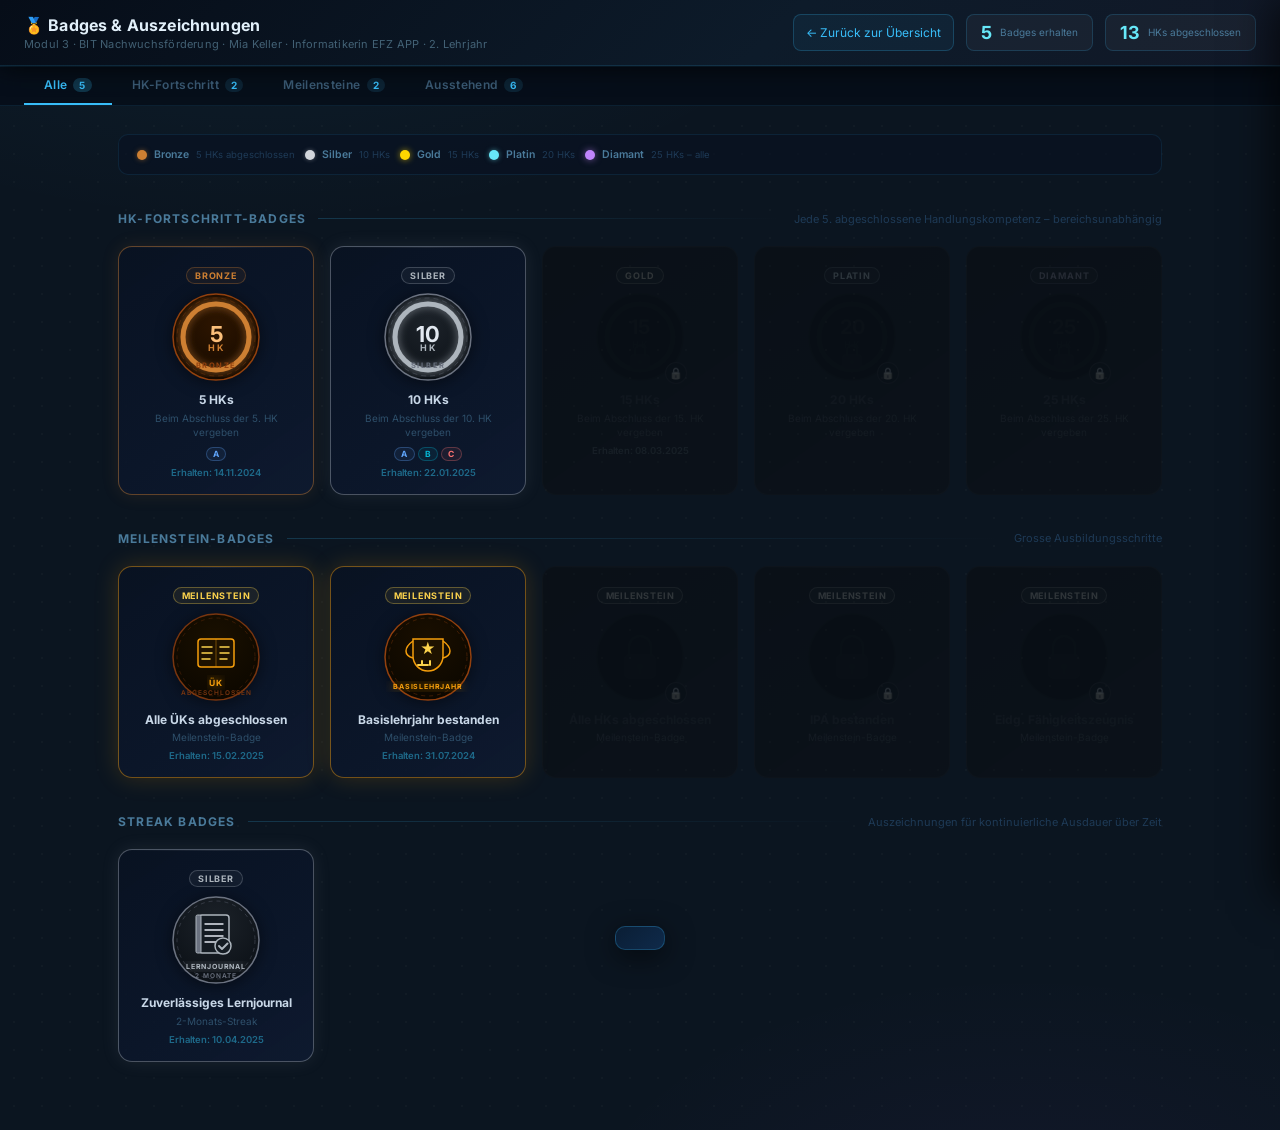
<file: M3/M3_ExtendedGamificationElements.html>
<!DOCTYPE html>
<html lang="de">
<head>
<meta charset="UTF-8">
<meta name="viewport" content="width=device-width, initial-scale=1.0">
<title>Modul 3 – Badges & Auszeichnungen | BIT Nachwuchsförderung</title>
<link rel="preconnect" href="https://fonts.googleapis.com">
<link href="https://fonts.googleapis.com/css2?family=Inter:wght@400;600;700&display=swap" rel="stylesheet">
<style>
*{box-sizing:border-box;margin:0;padding:0}
body{
  font-family:'Inter','Segoe UI',system-ui,sans-serif;
  background:#0b1520;color:#c9d8e8;
  overflow-x:hidden;min-height:100vh;
  background-image:
    radial-gradient(ellipse 80% 50% at 20% -10%, rgba(56,189,248,.07) 0%, transparent 60%),
    radial-gradient(ellipse 60% 40% at 80% 110%, rgba(168,85,247,.05) 0%, transparent 60%),
    radial-gradient(circle, rgba(255,255,255,.025) 1px, transparent 1px);
  background-size:auto, auto, 28px 28px;
}
#hdr{
  background:linear-gradient(135deg,#060d18 0%,#0d1b2a 60%,#111827 100%);
  color:#fff;padding:14px 24px;
  display:flex;align-items:center;justify-content:space-between;
  position:sticky;top:0;z-index:100;
  box-shadow:0 2px 24px rgba(0,0,0,.7),0 1px 0 rgba(56,189,248,.12);
  border-bottom:1px solid rgba(56,189,248,.15);
}
#hdr h1{font-size:16px;font-weight:700;color:#e2f0fa;letter-spacing:.01em}
#hdr .sub{font-size:11px;opacity:.5;margin-top:2px;color:#7baec8;letter-spacing:.02em}
#hdr-right{display:flex;gap:12px}
.hdr-stat{display:flex;align-items:center;gap:8px;background:rgba(255,255,255,.04);border:1px solid rgba(56,189,248,.18);border-radius:8px;padding:7px 14px}
.back-link{font-size:12px;color:#38bdf8;text-decoration:none;display:flex;align-items:center;gap:6px;padding:6px 12px;border:1px solid rgba(56,189,248,.22);border-radius:8px;background:rgba(56,189,248,.06);transition:background .2s,border-color .2s;flex-shrink:0;white-space:nowrap}
.back-link:hover{background:rgba(56,189,248,.13);border-color:rgba(56,189,248,.42)}
.hdr-stat .num{font-size:18px;font-weight:700;color:#67e8f9}
.hdr-stat .lbl{font-size:10px;color:#4a7a9a;line-height:1.3}
#tabs{display:flex;padding:0 24px;background:rgba(6,13,24,.8);border-bottom:1px solid rgba(56,189,248,.1);backdrop-filter:blur(8px);position:sticky;top:53px;z-index:90}
.tab{padding:11px 20px;font-size:12px;font-weight:600;color:#3a5a74;border-bottom:2px solid transparent;cursor:pointer;transition:all .2s;letter-spacing:.03em;display:flex;align-items:center;gap:6px}
.tab:hover{color:#7baec8}
.tab.active{color:#38bdf8;border-bottom-color:#38bdf8}
.tab .ct{background:rgba(56,189,248,.12);color:#38bdf8;font-size:10px;padding:1px 6px;border-radius:10px;font-weight:700}
.tab.active .ct{background:rgba(56,189,248,.22)}
#main{padding:28px 28px 60px;max-width:1100px;margin:0 auto}


/* Legends */
#area-legend{display:flex;flex-wrap:wrap;gap:8px;margin-bottom:16px}
.al{display:flex;align-items:center;gap:6px;padding:5px 12px;border-radius:8px;border:1px solid;font-size:10.5px;font-weight:600}
.al.A{color:#60a5fa;border-color:rgba(96,165,250,.25);background:rgba(96,165,250,.06)}
.al.B{color:#06b6d4;border-color:rgba(6,182,212,.25);background:rgba(6,182,212,.06)}
.al.C{color:#f87171;border-color:rgba(248,113,113,.25);background:rgba(248,113,113,.06)}
.al.G{color:#c084fc;border-color:rgba(192,132,252,.25);background:rgba(192,132,252,.06)}
.al.H{color:#fb923c;border-color:rgba(251,146,60,.25);background:rgba(251,146,60,.06)}
.al span{opacity:.6;font-size:9.5px}
#tier-legend{display:flex;flex-wrap:wrap;gap:10px;margin-bottom:24px;padding:13px 18px;background:rgba(9,18,34,.6);border:1px solid rgba(56,189,248,.1);border-radius:10px}
.tl{display:flex;align-items:center;gap:7px;font-size:10.5px}
.tl-dot{width:10px;height:10px;border-radius:50%;flex-shrink:0}
.tl-dot.b1{background:#cd7f32;box-shadow:0 0 5px rgba(205,127,50,.5)}
.tl-dot.b2{background:#d1d5db;box-shadow:0 0 4px rgba(209,213,219,.4)}
.tl-dot.b3{background:#ffd700;box-shadow:0 0 6px rgba(255,215,0,.6)}
.tl-dot.b4{background:#67e8f9;box-shadow:0 0 5px rgba(103,232,249,.5)}
.tl-dot.b5{background:#c084fc;box-shadow:0 0 7px rgba(192,132,252,.6)}
.tl-lbl{color:#4a7a9a;font-weight:600}
.tl-req{color:#1e3a56;font-size:9.5px}

.sec-header{display:flex;align-items:center;gap:12px;margin-bottom:20px;margin-top:36px}
.sec-header:first-of-type{margin-top:0}
.sec-title{font-size:12px;font-weight:700;color:#4a7a9a;text-transform:uppercase;letter-spacing:.1em;white-space:nowrap}
.sec-line{flex:1;height:1px;background:linear-gradient(90deg,rgba(56,189,248,.2),transparent)}
.sec-sub{font-size:11px;color:#1e3a56;white-space:nowrap}

/* Badge grid */
.badge-grid{display:grid;grid-template-columns:repeat(auto-fill,minmax(168px,1fr));gap:16px;margin-bottom:8px}
.badge-card{background:linear-gradient(145deg,rgba(9,18,34,.95),rgba(14,26,48,.9));border:1.5px solid rgba(255,255,255,.07);border-radius:14px;padding:20px 14px 16px;display:flex;flex-direction:column;align-items:center;text-align:center;position:relative;transition:transform .18s cubic-bezier(.4,0,.2,1),box-shadow .18s;overflow:hidden}
.badge-card::before{content:'';position:absolute;top:0;left:0;right:0;height:1px;background:linear-gradient(90deg,transparent,rgba(255,255,255,.08),transparent)}
.badge-card.earned{cursor:pointer}
.badge-card.earned:hover{transform:translateY(-4px) scale(1.02)}
.badge-card.t-bronze.earned{border-color:rgba(205,127,50,.45);box-shadow:0 0 18px rgba(205,127,50,.12)}
.badge-card.t-bronze.earned:hover{box-shadow:0 8px 28px rgba(205,127,50,.32)}
.badge-card.t-silver.earned{border-color:rgba(173,181,189,.4);box-shadow:0 0 18px rgba(173,181,189,.1)}
.badge-card.t-silver.earned:hover{box-shadow:0 8px 28px rgba(173,181,189,.28)}
.badge-card.t-gold.earned{border-color:rgba(255,215,0,.45);box-shadow:0 0 20px rgba(255,215,0,.16);animation:goldGlow 3.5s ease-in-out infinite}
.badge-card.t-gold.earned:hover{box-shadow:0 8px 32px rgba(255,215,0,.42)}
.badge-card.t-platinum.earned{border-color:rgba(103,232,249,.45);box-shadow:0 0 22px rgba(103,232,249,.15);animation:platGlow 4s ease-in-out infinite}
.badge-card.t-platinum.earned:hover{box-shadow:0 8px 32px rgba(103,232,249,.38)}
.badge-card.t-diamond.earned{border-color:rgba(192,132,252,.5);box-shadow:0 0 26px rgba(192,132,252,.2);animation:diamondGlow 3s ease-in-out infinite}
.badge-card.t-diamond.earned:hover{box-shadow:0 8px 36px rgba(192,132,252,.48)}
.badge-card.t-milestone.earned{border-color:rgba(245,158,11,.45);box-shadow:0 0 24px rgba(245,158,11,.18);animation:msPulse 3s ease-in-out infinite}
.badge-card.t-milestone.earned:hover{box-shadow:0 8px 36px rgba(245,158,11,.45)}
.badge-card.locked{opacity:.38;filter:saturate(.1) brightness(.5)}
@keyframes goldGlow{0%,100%{box-shadow:0 0 20px rgba(255,215,0,.16)}50%{box-shadow:0 0 32px rgba(255,215,0,.36)}}
@keyframes platGlow{0%,100%{box-shadow:0 0 22px rgba(103,232,249,.15)}50%{box-shadow:0 0 36px rgba(103,232,249,.35)}}
@keyframes diamondGlow{0%,100%{box-shadow:0 0 26px rgba(192,132,252,.2)}50%{box-shadow:0 0 42px rgba(192,132,252,.44)}}
@keyframes msPulse{0%,100%{box-shadow:0 0 24px rgba(245,158,11,.18),inset 0 0 16px rgba(245,158,11,.04)}50%{box-shadow:0 0 38px rgba(245,158,11,.4),inset 0 0 24px rgba(245,158,11,.08)}}

.badge-svg-wrap{width:90px;height:90px;display:flex;align-items:center;justify-content:center;margin-bottom:10px;position:relative}
.badge-svg-wrap svg{width:100%;height:100%;filter:drop-shadow(0 2px 8px rgba(0,0,0,.5));transition:filter .2s}
.badge-card.earned:hover .badge-svg-wrap svg{filter:drop-shadow(0 4px 14px rgba(0,0,0,.4)) brightness(1.12)}
.badge-card.locked .badge-svg-wrap svg{filter:grayscale(1) brightness(.4)}
.lock-pip{position:absolute;bottom:-2px;right:-2px;background:rgba(9,18,34,.92);border:1px solid rgba(255,255,255,.1);border-radius:50%;width:22px;height:22px;display:flex;align-items:center;justify-content:center;font-size:11px}

.tier-chip{font-size:9px;font-weight:700;text-transform:uppercase;letter-spacing:.09em;padding:2px 8px;border-radius:10px;margin-bottom:8px;border:1px solid}
.t-bronze .tier-chip{color:#cd7f32;border-color:rgba(205,127,50,.3);background:rgba(205,127,50,.07)}
.t-silver .tier-chip{color:#adb5bd;border-color:rgba(173,181,189,.28);background:rgba(173,181,189,.06)}
.t-gold .tier-chip{color:#ffd700;border-color:rgba(255,215,0,.32);background:rgba(255,215,0,.07)}
.t-platinum .tier-chip{color:#67e8f9;border-color:rgba(103,232,249,.28);background:rgba(103,232,249,.06)}
.t-diamond .tier-chip{color:#c084fc;border-color:rgba(192,132,252,.28);background:rgba(192,132,252,.06)}
.t-milestone .tier-chip{color:#fcd34d;border-color:rgba(252,211,77,.32);background:rgba(252,211,77,.07)}

.badge-name{font-size:12px;font-weight:700;color:#c9d8e8;line-height:1.3;margin-bottom:3px}
.badge-card.locked .badge-name{color:#1e3a56}
.badge-req{font-size:10px;color:#2e4f6a;line-height:1.4}
.badge-date{font-size:9.5px;color:#1e6a8a;margin-top:6px;font-weight:600}
.hk-areas{display:flex;flex-wrap:wrap;gap:3px;justify-content:center;margin-top:8px}
.hk-pill{font-size:8.5px;font-weight:700;letter-spacing:.04em;padding:1px 6px;border-radius:8px;border:1px solid}
.hk-pill.A{color:#60a5fa;border-color:rgba(96,165,250,.3);background:rgba(96,165,250,.07)}
.hk-pill.B{color:#06b6d4;border-color:rgba(6,182,212,.3);background:rgba(6,182,212,.07)}
.hk-pill.C{color:#f87171;border-color:rgba(248,113,113,.3);background:rgba(248,113,113,.07)}
.hk-pill.G{color:#c084fc;border-color:rgba(192,132,252,.3);background:rgba(192,132,252,.07)}
.hk-pill.H{color:#fb923c;border-color:rgba(251,146,60,.3);background:rgba(251,146,60,.07)}

/* Detail panel */
#detail{position:fixed;right:0;top:0;bottom:0;width:360px;background:#090f1a;box-shadow:-6px 0 40px rgba(0,0,0,.7);z-index:200;display:flex;flex-direction:column;transform:translateX(100%);transition:transform .28s cubic-bezier(.4,0,.2,1);border-left:1px solid rgba(56,189,248,.12)}
#detail.open{transform:translateX(0)}
#det-head{background:linear-gradient(135deg,#0a1420,#0f1f35);padding:20px 18px 18px;flex-shrink:0;border-bottom:1px solid rgba(56,189,248,.1);position:relative}
.d-tier{font-size:10px;font-weight:700;text-transform:uppercase;letter-spacing:.12em;margin-bottom:6px}
.d-name{font-size:15px;font-weight:700;color:#e2f0fa;line-height:1.35}
.d-cat{font-size:11px;color:#3a5a74;margin-top:3px}
#det-body{flex:1;overflow-y:auto;padding:20px;scrollbar-width:thin;scrollbar-color:#1e3a5f transparent}
#det-svg{display:flex;justify-content:center;margin-bottom:20px}
#det-svg svg{width:120px;height:120px;filter:drop-shadow(0 4px 20px rgba(0,0,0,.5))}
.d-desc{font-size:12.5px;color:#6b8499;line-height:1.7;margin-bottom:20px}
.d-sec{font-size:10px;font-weight:700;text-transform:uppercase;color:#2a4a62;letter-spacing:.1em;margin-bottom:9px}
.d-row{display:flex;justify-content:space-between;align-items:center;padding:9px 0;border-bottom:1px solid rgba(255,255,255,.04)}
.d-row:last-child{border-bottom:none}
.d-key{font-size:11.5px;color:#3a5a74}
.d-val{font-size:11.5px;color:#c9d8e8;font-weight:600}
.d-hk-item{padding:7px 10px;margin-bottom:4px;background:rgba(74,222,128,.04);border-radius:7px;border:1px solid rgba(74,222,128,.1);font-size:11px;color:#6b9e80;display:flex;align-items:center;gap:8px}
.d-hk-dot{width:7px;height:7px;border-radius:50%;flex-shrink:0}
#det-close{position:absolute;top:14px;right:14px;background:rgba(255,255,255,.06);border:1px solid rgba(255,255,255,.12);color:#4a6580;border-radius:5px;padding:3px 8px;cursor:pointer;font-size:12px;transition:all .2s}
#det-close:hover{background:rgba(255,255,255,.12);color:#94a3b8}

#overlay{position:fixed;inset:0;background:rgba(0,0,0,.5);z-index:190;opacity:0;pointer-events:none;transition:opacity .28s;backdrop-filter:blur(2px)}
#overlay.show{opacity:1;pointer-events:all}
#toast{position:fixed;bottom:22px;left:50%;transform:translateX(-50%) translateY(72px);background:linear-gradient(135deg,#0a1e35,#0f2a4a);color:#7dd3fc;padding:11px 24px;border-radius:10px;font-size:12.5px;font-weight:700;transition:transform .3s cubic-bezier(.34,1.56,.64,1);z-index:300;pointer-events:none;white-space:nowrap;border:1px solid rgba(56,189,248,.25);box-shadow:0 6px 28px rgba(0,0,0,.6)}
#toast.show{transform:translateX(-50%) translateY(0)}
</style>
</head>
<body>

<div id="hdr">
  <div>
    <h1>🏅 Badges &amp; Auszeichnungen</h1>
    <div class="sub">Modul 3 · BIT Nachwuchsförderung · Mia Keller · Informatikerin EFZ APP · 2. Lehrjahr</div>
  </div>
  <div id="hdr-right">
    <a href="../index.html" class="back-link">&#8592; Zurück zur Übersicht</a>
    <div class="hdr-stat"><span class="num" id="hdr-earned">-</span><span class="lbl">Badges erhalten</span></div>
    <div class="hdr-stat"><span class="num" id="hdr-hk">-</span><span class="lbl">HKs abgeschlossen</span></div>
  </div>
</div>

<div id="tabs">
  <div class="tab active" onclick="setTab(this,'all')">Alle <span class="ct" id="ct-all">-</span></div>
  <div class="tab" onclick="setTab(this,'hk')">HK-Fortschritt <span class="ct" id="ct-hk">-</span></div>
  <div class="tab" onclick="setTab(this,'milestone')">Meilensteine <span class="ct" id="ct-ms">-</span></div>
  <div class="tab" onclick="setTab(this,'locked')">Ausstehend <span class="ct" id="ct-locked">-</span></div>
</div>

<div id="main">


  <div id="tier-legend">
    <div class="tl"><div class="tl-dot b1"></div><span class="tl-lbl">Bronze</span><span class="tl-req">5 HKs abgeschlossen</span></div>
    <div class="tl"><div class="tl-dot b2"></div><span class="tl-lbl">Silber</span><span class="tl-req">10 HKs</span></div>
    <div class="tl"><div class="tl-dot b3"></div><span class="tl-lbl">Gold</span><span class="tl-req">15 HKs</span></div>
    <div class="tl"><div class="tl-dot b4"></div><span class="tl-lbl">Platin</span><span class="tl-req">20 HKs</span></div>
    <div class="tl"><div class="tl-dot b5"></div><span class="tl-lbl">Diamant</span><span class="tl-req">25 HKs – alle</span></div>
  </div>

  <div class="sec-header" id="sec-hk">
    <span class="sec-title">HK-Fortschritt-Badges</span>
    <div class="sec-line"></div>
    <span class="sec-sub">Jede 5. abgeschlossene Handlungskompetenz – bereichsunabhängig</span>
  </div>
  <div class="badge-grid" id="grid-hk"></div>

  <div class="sec-header" id="sec-ms">
    <span class="sec-title">Meilenstein-Badges</span>
    <div class="sec-line"></div>
    <span class="sec-sub">Grosse Ausbildungsschritte</span>
  </div>
  <div class="badge-grid" id="grid-ms"></div>

  <div class="sec-header" id="sec-minor">
    <span class="sec-title">Streak Badges</span>
    <div class="sec-line"></div>
    <span class="sec-sub">Auszeichnungen für kontinuierliche Ausdauer über Zeit</span>
  </div>
  <div class="badge-grid" id="grid-minor"></div>

</div>

<div id="overlay" onclick="closeDetail()"></div>
<div id="detail">
  <div id="det-head">
    <button id="det-close" onclick="closeDetail()">✕ Schliessen</button>
    <div class="d-tier" id="d-tier"></div>
    <div class="d-name" id="d-name"></div>
    <div class="d-cat" id="d-cat"></div>
  </div>
  <div id="det-body">
    <div id="det-svg"></div>
    <p class="d-desc" id="d-desc"></p>
    <div class="d-sec">Details</div>
    <div id="d-meta"></div>
    <div id="d-hklist"></div>
  </div>
</div>
<div id="toast"></div>

<script>
// ── 25 HKs from Bildungsplan Informatiker/in EFZ APP 2021 ─────────────
const ALL_HKS = [
  {id:'a1',area:'A',name:'Bedürfnisse von Stakeholdern abklären und dokumentieren'},
  {id:'a2',area:'A',name:'Vorgehensmodell für ein ICT-Projekt bestimmen'},
  {id:'a3',area:'A',name:'Informationen zu ICT-Lösungen und Innovationen recherchieren'},
  {id:'a4',area:'A',name:'ICT-Projekte und Aufgaben gemäss Vorgehensmodell planen'},
  {id:'a5',area:'A',name:'Varianten für ICT-Lösungen visualisieren und präsentieren'},
  {id:'a6',area:'A',name:'Fortschritt von ICT-Projekten überprüfen und rapportieren'},
  {id:'a7',area:'A',name:'ICT-Lösungen übergeben und Projekt abschliessen'},
  {id:'b1',area:'B',name:'Den eigenen ICT-Arbeitsplatz einrichten'},
  {id:'b2',area:'B',name:'Komplexe ICT-Supportanfragen entgegennehmen und bearbeiten'},
  {id:'b3',area:'B',name:'Kunden in Bezug auf Datenschutz und Datensicherheit beraten'},
  {id:'b4',area:'B',name:'Geschäftsprozesse analysieren, visualisieren und dokumentieren'},
  {id:'c1',area:'C',name:'Daten identifizieren, analysieren und Datenmodelle entwickeln'},
  {id:'c2',area:'C',name:'Datenmodelle in einem digitalen Datenspeicher umsetzen'},
  {id:'c3',area:'C',name:'Datensicherheit und Datenschutz planen, implementieren und dokumentieren'},
  {id:'c4',area:'C',name:'Daten aus digitalen Datenspeichern aufbereiten'},
  {id:'g1',area:'G',name:'Anforderungen an Applikationen und Schnittstellen analysieren und dokumentieren'},
  {id:'g2',area:'G',name:'Gestaltungsentwürfe für Benutzerschnittstellen überprüfen und weiterentwickeln'},
  {id:'g3',area:'G',name:'Sicherheit von Applikationen und Schnittstellen beurteilen und dokumentieren'},
  {id:'g4',area:'G',name:'Umsetzungsvarianten für Applikationen entwerfen und konzeptionell ausarbeiten'},
  {id:'g5',area:'G',name:'Applikationen und Schnittstellen gemäss Entwurf implementieren'},
  {id:'g6',area:'G',name:'Qualität und Sicherheit von Applikationen und Schnittstellen überprüfen'},
  {id:'h1',area:'H',name:'Geeignete Plattform für die Auslieferung von Applikationen bestimmen'},
  {id:'h2',area:'H',name:'Auslieferungsprozess von Applikationen definieren'},
  {id:'h3',area:'H',name:'Auslieferungsprozess von Applikationen durchführen'},
  {id:'h4',area:'H',name:'Applikationen und Schnittstellen überwachen und Probleme im Betrieb beheben'},
];

// Demo: 13 HKs completed (Bronze + Silber + Gold earned; Platin + Diamant locked)
const DONE = new Set(['a1','a2','a3','a4','a5','b1','b2','b3','c1','c2','g1','g2','h1']);
const TOTAL = 25;
const DONE_COUNT = DONE.size; // 13

const AREA_COLOR = {A:'#60a5fa',B:'#06b6d4',C:'#f87171',G:'#c084fc',H:'#fb923c'};
const TIER_NAMES = {bronze:'Bronze',silver:'Silber',gold:'Gold',platinum:'Platin',diamond:'Diamant',milestone:'Meilenstein'};
const TIER_COLORS = {bronze:'#cd7f32',silver:'#adb5bd',gold:'#ffd700',platinum:'#67e8f9',diamond:'#c084fc',milestone:'#fcd34d'};

const TIERS = [
  {n:5, tier:'bronze'}, {n:10,tier:'silver'}, {n:15,tier:'gold'},
  {n:20,tier:'platinum'}, {n:25,tier:'diamond'}
];

// Earned dates for demo
const EARN_DATES = {bronze:'14.11.2024',silver:'22.01.2025',gold:'08.03.2025'};

// ── SVG: HK badge ─────────────────────────────────────────────────────
function svgHK(tier, n){
  const C = {
    bronze:  ['#cd7f32','#92400e','#2d1500','#160a00','#fbbf7a','BRONZE'],
    silver:  ['#adb5bd','#6b7280','#1c2229','#0d1218','#e2e8f0','SILBER'],
    gold:    ['#ffd700','#b45309','#2d1800','#140c00','#fef3c7','GOLD'],
    platinum:['#67e8f9','#0e7490','#032430','#011218','#cffafe','PLATIN'],
    diamond: ['#c084fc','#7c3aed','#160a2e','#08041a','#e9d5ff','DIAMANT'],
  }[tier];
  const uid = tier+n;
  return `<svg viewBox="0 0 90 90" xmlns="http://www.w3.org/2000/svg">
    <defs>
      <radialGradient id="bg${uid}" cx="50%" cy="35%" r="65%">
        <stop offset="0%" stop-color="${C[2]}"/><stop offset="100%" stop-color="${C[3]}"/>
      </radialGradient>
      <filter id="sh${uid}"><feDropShadow dx="0" dy="0" stdDeviation="4" flood-color="${C[0]}" flood-opacity=".7"/></filter>
    </defs>
    <circle cx="45" cy="45" r="43" fill="url(#bg${uid})" stroke="${C[1]}" stroke-width="1.5"/>
    <circle cx="45" cy="45" r="39" fill="none" stroke="${C[1]}" stroke-width=".8" stroke-dasharray="5 4" opacity=".4"/>
    <circle cx="45" cy="45" r="33" fill="none" stroke="${C[1]}" stroke-width="5.5" opacity=".18"/>
    <circle cx="45" cy="45" r="33" fill="none" stroke="${C[0]}" stroke-width="5" filter="url(#sh${uid})"/>
    <text x="45" y="44" text-anchor="middle" dominant-baseline="middle" fill="${C[4]}" font-size="22" font-weight="700" font-family="Inter,sans-serif">${n}</text>
    <text x="45" y="59" text-anchor="middle" fill="${C[0]}" font-size="9" font-weight="700" font-family="Inter,sans-serif" letter-spacing="2">HK</text>
    <text x="45" y="76" text-anchor="middle" fill="${C[1]}" font-size="7.5" font-weight="700" font-family="Inter,sans-serif" letter-spacing="1.5">${C[5]}</text>
  </svg>`;
}

function svgHKLocked(n){
  return `<svg viewBox="0 0 90 90" xmlns="http://www.w3.org/2000/svg">
    <circle cx="45" cy="45" r="43" fill="#0a1420" stroke="#1a2a3a" stroke-width="1.5"/>
    <circle cx="45" cy="45" r="39" fill="none" stroke="#1a2a3a" stroke-width=".8" stroke-dasharray="5 4" opacity=".4"/>
    <circle cx="45" cy="45" r="33" fill="none" stroke="#1a2a3a" stroke-width="5"/>
    <text x="45" y="42" text-anchor="middle" fill="#1e3a56" font-size="20" font-weight="700" font-family="Inter,sans-serif">${n}</text>
    <text x="45" y="56" text-anchor="middle" fill="#1a2a3a" font-size="9" font-weight="700" font-family="Inter,sans-serif" letter-spacing="2">HK</text>
    <rect x="36" y="63" width="18" height="14" rx="2.5" fill="#0e1c2e" stroke="#1a2a3a" stroke-width="1.5"/>
    <path d="M40 63 v-4.5 a5 5 0 0 1 10 0 v4.5" fill="none" stroke="#1a2a3a" stroke-width="2" stroke-linecap="round"/>
    <circle cx="45" cy="70" r="2" fill="#1a2a3a"/>
  </svg>`;
}

// ── SVG: Milestone badges ──────────────────────────────────────────────
function svgMs(type){
  const cfgs = {
    uek:{
      bg1:'#1a1000',bg2:'#0d0800',ring:'#f59e0b',fill:'#78350f',glow:'rgba(245,158,11,.75)',
      body:`<rect x="27" y="27" width="36" height="28" rx="3" fill="#1e1200" stroke="#f59e0b" stroke-width="1.5"/>
        <line x1="45" y1="27" x2="45" y2="55" stroke="#f59e0b" stroke-width="1" opacity=".4"/>
        <path d="M31 35 h10 M31 41 h10 M31 47 h8" stroke="#fcd34d" stroke-width="1.5" stroke-linecap="round"/>
        <path d="M49 35 h9 M49 41 h9 M49 47 h7" stroke="#fcd34d" stroke-width="1.5" stroke-linecap="round"/>`,
      lbl:'ÜK',sub:'ABGESCHLOSSEN'
    },
    bj:{
      bg1:'#1a0f00',bg2:'#0d0800',ring:'#f59e0b',fill:'#92400e',glow:'rgba(245,158,11,.8)',
      body:`<path d="M30 27 h30 v17 a15 15 0 0 1-30 0 z" fill="#1e1200" stroke="#f59e0b" stroke-width="1.5"/>
        <path d="M30 29 q-7 5-7 10 q0 5 7 7" fill="none" stroke="#f59e0b" stroke-width="1.5"/>
        <path d="M60 29 q7 5 7 10 q0 5-7 7" fill="none" stroke="#f59e0b" stroke-width="1.5"/>
        <text x="45" y="42" text-anchor="middle" fill="#fcd34d" font-size="15">★</text>
        <path d="M35 53 h10 M39 49 v4 M47 49 v4" stroke="#fcd34d" stroke-width="2" stroke-linecap="round"/>`,
      lbl:'BASISLEHRJAHR',sub:''
    },
    allhk:{
      bg1:'#160a2e',bg2:'#09041a',ring:'#c084fc',fill:'#4c1d95',glow:'rgba(192,132,252,.9)',
      body:`<circle cx="45" cy="40" r="16" fill="#1a0840" stroke="#c084fc" stroke-width="1.5"/>
        <path d="M35 40 l7 7 l13-14" fill="none" stroke="#c084fc" stroke-width="3" stroke-linecap="round" stroke-linejoin="round"/>`,
      lbl:'ALLE HK',sub:'ABGESCHLOSSEN'
    },
    ipa:{
      bg1:'#042833',bg2:'#020f16',ring:'#38bdf8',fill:'#0e4858',glow:'rgba(56,189,248,.8)',
      body:`<rect x="29" y="23" width="32" height="38" rx="3" fill="#031c26" stroke="#38bdf8" stroke-width="1.5"/>
        <path d="M35 32 h20 M35 38 h20 M35 44 h13" stroke="#67e8f9" stroke-width="1.5" stroke-linecap="round"/>
        <circle cx="55" cy="55" r="9" fill="#031c26" stroke="#38bdf8" stroke-width="1.5"/>
        <path d="M50 55 l3.5 3.5 l6-6" fill="none" stroke="#38bdf8" stroke-width="2" stroke-linecap="round" stroke-linejoin="round"/>`,
      lbl:'IPA',sub:'BESTANDEN'
    },
    efz:{
      bg1:'#1a0f00',bg2:'#090400',ring:'#ffd700',fill:'#92400e',glow:'rgba(255,215,0,.9)',
      body:`<polygon points="45,17 50.5,33 68,33 54,43 59.5,59 45,49 30.5,59 36,43 22,33 39.5,33"
          fill="#2d1800" stroke="#ffd700" stroke-width="1.5"/>
        <text x="45" y="45" text-anchor="middle" fill="#fef3c7" font-size="9.5" font-weight="700" font-family="Inter,sans-serif">EFZ</text>`,
      lbl:'EFZ',sub:'FÄHIGKEITSZEUGNIS'
    }
  }[type];
  const uid='ms'+type;
  const lblSize = cfgs.lbl.length > 8 ? '7' : '8.5';
  return `<svg viewBox="0 0 90 90" xmlns="http://www.w3.org/2000/svg">
    <defs>
      <radialGradient id="bg${uid}" cx="50%" cy="30%" r="65%">
        <stop offset="0%" stop-color="${cfgs.bg1}"/><stop offset="100%" stop-color="${cfgs.bg2}"/>
      </radialGradient>
      <filter id="sh${uid}"><feDropShadow dx="0" dy="0" stdDeviation="5" flood-color="${cfgs.glow}"/></filter>
    </defs>
    <circle cx="45" cy="45" r="43" fill="url(#bg${uid})" stroke="${cfgs.fill}" stroke-width="1.5"/>
    <circle cx="45" cy="45" r="39" fill="none" stroke="${cfgs.fill}" stroke-width=".8" stroke-dasharray="4 4" opacity=".45"/>
    ${cfgs.body}
    <text x="45" y="${cfgs.sub?'74':'77'}" text-anchor="middle" fill="${cfgs.ring}" font-size="${lblSize}" font-weight="700" font-family="Inter,sans-serif" letter-spacing=".8" filter="url(#sh${uid})">${cfgs.lbl}</text>
    ${cfgs.sub?`<text x="45" y="83" text-anchor="middle" fill="${cfgs.fill}" font-size="6.5" font-weight="600" font-family="Inter,sans-serif" letter-spacing="1">${cfgs.sub}</text>`:''}
  </svg>`;
}

function svgMsLocked(){
  return `<svg viewBox="0 0 90 90" xmlns="http://www.w3.org/2000/svg">
    <circle cx="45" cy="45" r="43" fill="#0a1420" stroke="#1a2a3a" stroke-width="1.5"/>
    <circle cx="45" cy="45" r="39" fill="none" stroke="#1a2a3a" stroke-width=".8" stroke-dasharray="5 4" opacity=".4"/>
    <rect x="30" y="43" width="30" height="23" rx="4" fill="#0e1c2e" stroke="#1a2a3a" stroke-width="1.5"/>
    <path d="M34 43 v-8 a11 11 0 0 1 22 0 v8" fill="none" stroke="#1a2a3a" stroke-width="2.5" stroke-linecap="round"/>
    <circle cx="45" cy="54.5" r="3" fill="#1a2a3a"/>
    <line x1="45" y1="57.5" x2="45" y2="62" stroke="#1a2a3a" stroke-width="2" stroke-linecap="round"/>
  </svg>`;
}

// ── SVG: Minor badges ──────────────────────────────────────────────────
function svgMinorBadge(type){
  const cfgs = {
    lernjournal:{
      bg1:'#1c2229',bg2:'#0d1218',ring:'#adb5bd',fill:'#6b7280',glow:'rgba(173,181,189,.6)',
      body:`<rect x="28" y="20" width="30" height="38" rx="3" fill="#141b22" stroke="#adb5bd" stroke-width="1.5"/>
        <rect x="25" y="20" width="5" height="38" rx="1.5" fill="#6b7280" stroke="#adb5bd" stroke-width="1"/>
        <line x1="34" y1="29" x2="52" y2="29" stroke="#e2e8f0" stroke-width="1.3" stroke-linecap="round"/>
        <line x1="34" y1="35" x2="52" y2="35" stroke="#e2e8f0" stroke-width="1.3" stroke-linecap="round"/>
        <line x1="34" y1="41" x2="52" y2="41" stroke="#e2e8f0" stroke-width="1.3" stroke-linecap="round"/>
        <line x1="34" y1="47" x2="45" y2="47" stroke="#e2e8f0" stroke-width="1.3" stroke-linecap="round"/>
        <circle cx="52" cy="51" r="8" fill="#141b22" stroke="#adb5bd" stroke-width="1.5"/>
        <path d="M48 51 l3 3 l5.5-5.5" fill="none" stroke="#adb5bd" stroke-width="2" stroke-linecap="round" stroke-linejoin="round"/>`,
      lbl:'LERNJOURNAL',sub:'2 MONATE'
    }
  }[type];
  const uid='minor'+type;
  const lblSize=cfgs.lbl.length>8?'7':'8.5';
  return `<svg viewBox="0 0 90 90" xmlns="http://www.w3.org/2000/svg">
    <defs>
      <radialGradient id="bg${uid}" cx="50%" cy="30%" r="65%">
        <stop offset="0%" stop-color="${cfgs.bg1}"/><stop offset="100%" stop-color="${cfgs.bg2}"/>
      </radialGradient>
      <filter id="sh${uid}"><feDropShadow dx="0" dy="0" stdDeviation="5" flood-color="${cfgs.glow}"/></filter>
    </defs>
    <circle cx="45" cy="45" r="43" fill="url(#bg${uid})" stroke="${cfgs.fill}" stroke-width="1.5"/>
    <circle cx="45" cy="45" r="39" fill="none" stroke="${cfgs.fill}" stroke-width=".8" stroke-dasharray="4 4" opacity=".45"/>
    ${cfgs.body}
    <text x="45" y="${cfgs.sub?'74':'77'}" text-anchor="middle" fill="${cfgs.ring}" font-size="${lblSize}" font-weight="700" font-family="Inter,sans-serif" letter-spacing=".8" filter="url(#sh${uid})">${cfgs.lbl}</text>
    ${cfgs.sub?`<text x="45" y="83" text-anchor="middle" fill="${cfgs.fill}" font-size="6.5" font-weight="600" font-family="Inter,sans-serif" letter-spacing="1">${cfgs.sub}</text>`:''}
  </svg>`;
}

// ── Build data ────────────────────────────────────────────────────────
const doneList = [...DONE]; // ordered as inserted

function buildHKBadges(){
  return TIERS.map(({n,tier})=>{
    const earned = DONE_COUNT >= n;
    const areasAt = earned
      ? [...new Set(doneList.slice(0,n).map(id=>ALL_HKS.find(h=>h.id===id)?.area).filter(Boolean))]
      : [];
    return {
      id:'hk-'+tier, type:'hk', tier, n, earned,
      areas: areasAt,
      earnedDate: EARN_DATES[tier]||null,
      desc: earned
        ? `Vergeben beim Abschluss der ${n}. Handlungskompetenz – bereichsunabhängig. Du hast diesen Badge durch Fortschritte in ${areasAt.length>1?'den Bereichen':'Bereich'} ${areasAt.join(', ')} erreicht.`
        : `Noch ${n-DONE_COUNT} weitere HKs nötig. Dieser Badge wird unabhängig vom Bereich vergeben – egal welche Handlungskompetenzen du als Nächstes abschliesst.`
    };
  });
}

const MS_DATA = [
  {id:'ms-uek',  msType:'uek',   name:'Alle ÜKs abgeschlossen',      earned:true,  earnedDate:'15.02.2025', desc:'Alle überbetrieblichen Kurse (ÜKs) wurden erfolgreich absolviert.'},
  {id:'ms-bj',   msType:'bj',    name:'Basislehrjahr bestanden',      earned:true,  earnedDate:'31.07.2024', desc:'Das Basislehrjahr wurde erfolgreich abgeschlossen. Der Grundstein deiner Ausbildung ist gelegt!'},
  {id:'ms-allhk',msType:'allhk', name:'Alle HKs abgeschlossen',       earned:false, earnedDate:null,         desc:'Alle 25 Handlungskompetenzen aus sämtlichen Bereichen abgeschlossen.'},
  {id:'ms-ipa',  msType:'ipa',   name:'IPA bestanden',                earned:false, earnedDate:null,         desc:'Die individuelle praktische Arbeit (IPA) wurde erfolgreich bewertet.'},
  {id:'ms-efz',  msType:'efz',   name:'Eidg. Fähigkeitszeugnis',      earned:false, earnedDate:null,         desc:'Das eidgenössische Fähigkeitszeugnis (EFZ) als Informatikerin EFZ wurde erhalten. Herzliche Gratulation!'},
].map(d=>({...d,type:'milestone',tier:'milestone'}));

const MINOR_DATA = [
  {id:'minor-lernjournal', minorType:'lernjournal', name:'Zuverlässiges Lernjournal', earned:true, earnedDate:'10.04.2025', desc:'Das Lernjournal wurde 2 Monate lang ohne Unterbruch regelmässig und vollständig geführt. Dieser Streak-Badge zeichnet besondere Ausdauer und Reflexionsbereitschaft in der Ausbildung aus.', req:'2-Monats-Streak', type:'streak', tier:'silver'},
].map(d=>({...d}));

const hkBadges = buildHKBadges();
const allBadges = [...hkBadges, ...MS_DATA, ...MINOR_DATA];

// ── Card renderer ─────────────────────────────────────────────────────
function cardSvg(b){
  if(b.type==='hk') return b.earned ? svgHK(b.tier,b.n) : svgHKLocked(b.n);
  if(b.type==='streak') return b.earned ? svgMinorBadge(b.minorType) : svgMsLocked();
  return b.earned ? svgMs(b.msType) : svgMsLocked();
}

function makeCard(b){
  const locked=!b.earned;
  const cls=`badge-card t-${b.tier} ${locked?'locked':'earned'}`;
  const title = b.type==='hk' ? `${b.n} HKs` : b.name;
  const sub   = b.type==='hk' ? `Beim Abschluss der ${b.n}. HK vergeben`
              : b.type==='streak' ? (b.req||'Streak-Badge')
              : 'Meilenstein-Badge';
  const areas = (b.areas||[]).map(a=>`<span class="hk-pill ${a}">${a}</span>`).join('');
  const areasRow = areas ? `<div class="hk-areas">${areas}</div>` : '';
  const dateRow  = b.earnedDate ? `<div class="badge-date">Erhalten: ${b.earnedDate}</div>` : '';
  const lockPip  = locked ? `<div class="lock-pip">🔒</div>` : '';
  return `<div class="${cls}" onclick="openDetail('${b.id}')">
    <div class="tier-chip">${TIER_NAMES[b.tier]}</div>
    <div class="badge-svg-wrap">${cardSvg(b)}${lockPip}</div>
    <div class="badge-name">${title}</div>
    <div class="badge-req">${sub}</div>
    ${areasRow}${dateRow}
  </div>`;
}

// ── Tab ───────────────────────────────────────────────────────────────
function renderTab(tab){
  const sH=document.getElementById('sec-hk');
  const sM=document.getElementById('sec-ms');
  const sN=document.getElementById('sec-minor');
  const gH=document.getElementById('grid-hk');
  const gM=document.getElementById('grid-ms');
  const gN=document.getElementById('grid-minor');
  if(tab==='locked'){
    sH.style.display='';sM.style.display='';
    gH.innerHTML=hkBadges.filter(b=>!b.earned).map(makeCard).join('');
    gM.innerHTML=MS_DATA.filter(b=>!b.earned).map(makeCard).join('');
    const lockedMinor=MINOR_DATA.filter(b=>!b.earned);
    sN.style.display=lockedMinor.length?'':'none';
    gN.innerHTML=lockedMinor.map(makeCard).join('');
  } else if(tab==='hk'){
    sH.style.display='';sM.style.display='none';sN.style.display='none';
    gH.innerHTML=hkBadges.map(makeCard).join('');gM.innerHTML='';gN.innerHTML='';
  } else if(tab==='milestone'){
    sH.style.display='none';sM.style.display='';sN.style.display='none';
    gH.innerHTML='';gM.innerHTML=MS_DATA.map(makeCard).join('');gN.innerHTML='';
  } else {
    sH.style.display='';sM.style.display='';sN.style.display='';
    gH.innerHTML=hkBadges.map(makeCard).join('');
    gM.innerHTML=MS_DATA.map(makeCard).join('');
    gN.innerHTML=MINOR_DATA.map(makeCard).join('');
  }
}
function setTab(el,tab){
  document.querySelectorAll('.tab').forEach(t=>t.classList.remove('active'));
  el.classList.add('active');renderTab(tab);
}

// ── Detail ────────────────────────────────────────────────────────────
function openDetail(id){
  const b=allBadges.find(x=>x.id===id);
  if(!b||!b.earned) return;
  const tierLbl=TIER_NAMES[b.tier];
  document.getElementById('d-tier').textContent=tierLbl+(b.type==='hk'?` · ${b.n} HKs`:b.type==='streak'?' · Streak-Badge':' · Meilenstein');
  document.getElementById('d-tier').style.color=TIER_COLORS[b.tier];
  document.getElementById('d-name').textContent=b.type==='hk'?`${b.n} Handlungskompetenzen abgeschlossen`:b.name;
  document.getElementById('d-cat').textContent=b.type==='hk'?'HK-Fortschritt-Badge':b.type==='streak'?'Streak-Badge':'Meilenstein-Badge';
  document.getElementById('d-desc').textContent=b.desc;
  document.getElementById('det-svg').innerHTML=cardSvg(b);

  let meta='';
  if(b.earnedDate) meta+=`<div class="d-row"><span class="d-key">Erhalten am</span><span class="d-val">${b.earnedDate}</span></div>`;
  if(b.type==='streak'&&b.req) meta+=`<div class="d-row"><span class="d-key">Anforderung</span><span class="d-val">${b.req}</span></div>`;
  if(b.type==='hk'){
    meta+=`<div class="d-row"><span class="d-key">Aktueller Stand</span><span class="d-val">${DONE_COUNT} / 25 HKs</span></div>`;
    const next=TIERS.find(t=>t.n>b.n);
    if(next) meta+=`<div class="d-row"><span class="d-key">Nächster Badge</span><span class="d-val">${TIER_NAMES[next.tier]} bei ${next.n} HKs</span></div>`;
  }
  document.getElementById('d-meta').innerHTML=meta;

  let hkHtml='';
  if(b.type==='hk'){
    const ids=doneList.slice(0,b.n);
    hkHtml=`<div class="d-sec" style="margin-top:18px">Enthaltene HKs (${ids.length})</div>`;
    ids.forEach(hkId=>{
      const hk=ALL_HKS.find(h=>h.id===hkId);
      if(hk) hkHtml+=`<div class="d-hk-item">
        <span class="d-hk-dot" style="background:${AREA_COLOR[hk.area]};box-shadow:0 0 5px ${AREA_COLOR[hk.area]}88"></span>
        <span><strong>${hkId.toUpperCase()}</strong> – ${hk.name}</span>
      </div>`;
    });
  }
  document.getElementById('d-hklist').innerHTML=hkHtml;

  document.getElementById('detail').classList.add('open');
  document.getElementById('overlay').classList.add('show');
}
function closeDetail(){
  document.getElementById('detail').classList.remove('open');
  document.getElementById('overlay').classList.remove('show');
}

// ── Init ──────────────────────────────────────────────────────────────
(function init(){
  const earned=allBadges.filter(b=>b.earned).length;
  document.getElementById('hdr-earned').textContent=earned;
  document.getElementById('hdr-hk').textContent=DONE_COUNT;
  document.getElementById('ct-all').textContent=earned;
  document.getElementById('ct-hk').textContent=hkBadges.filter(b=>b.earned).length;
  document.getElementById('ct-ms').textContent=MS_DATA.filter(b=>b.earned).length;
  document.getElementById('ct-locked').textContent=allBadges.filter(b=>!b.earned).length;
  renderTab('all');
})();
</script>
</body>
</html>
</file>
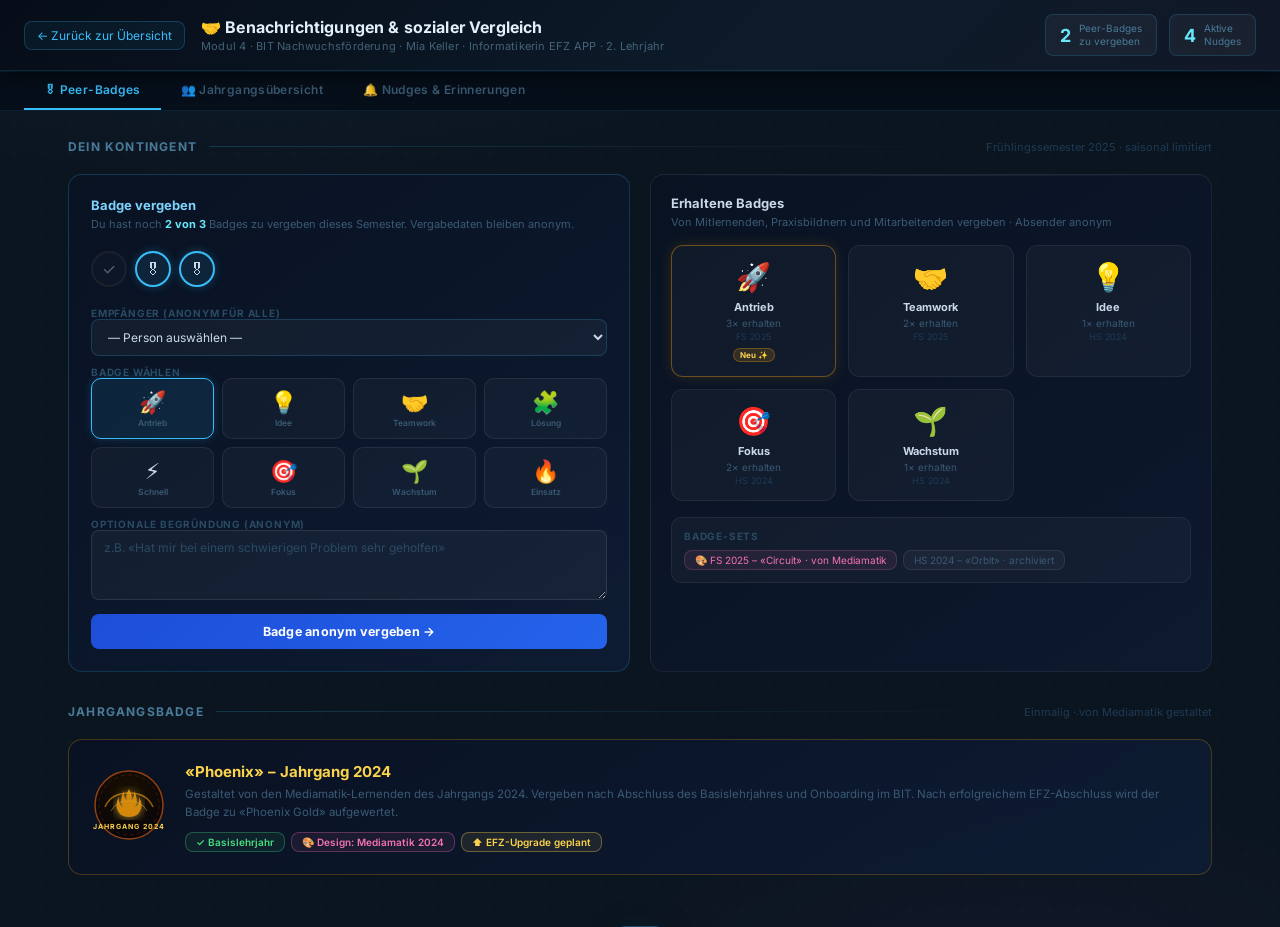
<file: M4_NotificationAndSocialComparison/M4_NotificationAndSocialComparison.html>
<!DOCTYPE html>
<html lang="de">
<head>
<meta charset="UTF-8">
<meta name="viewport" content="width=device-width, initial-scale=1.0">
<title>Modul 4 – Benachrichtigungen & sozialer Vergleich | BIT</title>
<link rel="preconnect" href="https://fonts.googleapis.com">
<link href="https://fonts.googleapis.com/css2?family=Inter:wght@400;600;700&display=swap" rel="stylesheet">
<style>
*{box-sizing:border-box;margin:0;padding:0}
body{
  font-family:'Inter','Segoe UI',system-ui,sans-serif;
  background:#0b1520;color:#c9d8e8;
  overflow-x:hidden;min-height:100vh;
  background-image:
    radial-gradient(ellipse 80% 50% at 20% -10%,rgba(56,189,248,.07) 0%,transparent 60%),
    radial-gradient(ellipse 60% 40% at 80% 110%,rgba(168,85,247,.05) 0%,transparent 60%),
    radial-gradient(circle,rgba(255,255,255,.025) 1px,transparent 1px);
  background-size:auto,auto,28px 28px;
}

/* ── Header ── */
#hdr{
  background:linear-gradient(135deg,#060d18 0%,#0d1b2a 60%,#111827 100%);
  padding:14px 24px;display:flex;align-items:center;justify-content:space-between;
  position:sticky;top:0;z-index:100;
  box-shadow:0 2px 24px rgba(0,0,0,.7),0 1px 0 rgba(56,189,248,.12);
  border-bottom:1px solid rgba(56,189,248,.15);
}
#hdr h1{font-size:16px;font-weight:700;color:#e2f0fa;letter-spacing:.01em}
#hdr .sub{font-size:11px;opacity:.5;margin-top:2px;color:#7baec8;letter-spacing:.02em}
.hdr-stat{display:flex;align-items:center;gap:8px;background:rgba(255,255,255,.04);border:1px solid rgba(56,189,248,.18);border-radius:8px;padding:7px 14px}
.hdr-stat .num{font-size:18px;font-weight:700;color:#67e8f9}
.hdr-stat .lbl{font-size:10px;color:#4a7a9a;line-height:1.3}
.back-link{font-size:12px;color:#38bdf8;text-decoration:none;display:flex;align-items:center;gap:6px;padding:6px 12px;border:1px solid rgba(56,189,248,.22);border-radius:8px;background:rgba(56,189,248,.06);transition:background .2s,border-color .2s;flex-shrink:0;white-space:nowrap}
.back-link:hover{background:rgba(56,189,248,.13);border-color:rgba(56,189,248,.42)}

/* ── Tabs ── */
#tabs{display:flex;padding:0 24px;background:rgba(6,13,24,.8);border-bottom:1px solid rgba(56,189,248,.1);backdrop-filter:blur(8px);position:sticky;top:53px;z-index:90}
.tab{padding:11px 20px;font-size:12px;font-weight:600;color:#3a5a74;border-bottom:2px solid transparent;cursor:pointer;transition:all .2s;letter-spacing:.03em;display:flex;align-items:center;gap:6px}
.tab:hover{color:#7baec8}
.tab.active{color:#38bdf8;border-bottom-color:#38bdf8}

/* ── Layout ── */
#main{padding:28px;max-width:1200px;margin:0 auto}
.page{display:none}
.page.active{display:block}

/* ── Section headers ── */
.sec{display:flex;align-items:center;gap:12px;margin-bottom:20px;margin-top:32px}
.sec:first-child{margin-top:0}
.sec-t{font-size:12px;font-weight:700;color:#4a7a9a;text-transform:uppercase;letter-spacing:.1em;white-space:nowrap}
.sec-l{flex:1;height:1px;background:linear-gradient(90deg,rgba(56,189,248,.2),transparent)}
.sec-s{font-size:11px;color:#1e3a56;white-space:nowrap}

/* ── Cards ── */
.card{
  background:linear-gradient(145deg,rgba(9,18,34,.95),rgba(14,26,48,.9));
  border:1.5px solid rgba(255,255,255,.07);
  border-radius:14px;padding:20px;
  position:relative;overflow:hidden;
}
.card::before{content:'';position:absolute;top:0;left:0;right:0;height:1px;background:linear-gradient(90deg,transparent,rgba(255,255,255,.08),transparent)}

/* ── PAGE 1: PEER BADGES ── */
.peer-layout{display:grid;grid-template-columns:1fr 1fr;gap:20px}
@media(max-width:800px){.peer-layout{grid-template-columns:1fr}}

/* Kontingent card */
.kontingent-card{
  background:linear-gradient(145deg,rgba(9,18,34,.95),rgba(14,28,52,.9));
  border:1.5px solid rgba(56,189,248,.2);
  border-radius:14px;padding:22px;
  display:flex;flex-direction:column;gap:16px;
}
.kontingent-title{font-size:13px;font-weight:700;color:#7dd3fc;margin-bottom:4px}
.kontingent-sub{font-size:11px;color:#3a5a74}
.kontingent-pips{display:flex;gap:8px;margin:4px 0}
.kpip{
  width:36px;height:36px;border-radius:50%;
  border:2px solid;display:flex;align-items:center;justify-content:center;
  font-size:16px;transition:all .2s;
}
.kpip.used{border-color:#1e3a56;background:rgba(255,255,255,.03);filter:grayscale(1) opacity(.4)}
.kpip.avail{border-color:#38bdf8;background:rgba(56,189,248,.1);box-shadow:0 0 10px rgba(56,189,248,.25);cursor:pointer}
.kpip.avail:hover{box-shadow:0 0 18px rgba(56,189,248,.5);transform:scale(1.08)}

.vergabe-form{display:flex;flex-direction:column;gap:10px}
.vf-label{font-size:10px;font-weight:700;text-transform:uppercase;letter-spacing:.08em;color:#2a4a62}
.vf-select{
  background:rgba(255,255,255,.04);border:1px solid rgba(56,189,248,.2);
  color:#c9d8e8;padding:9px 12px;border-radius:8px;font-size:12px;
  font-family:inherit;cursor:pointer;width:100%;
}
.vf-select:focus{outline:none;border-color:#38bdf8}
.vf-textarea{
  background:rgba(255,255,255,.04);border:1px solid rgba(255,255,255,.1);
  color:#c9d8e8;padding:9px 12px;border-radius:8px;font-size:12px;
  font-family:inherit;resize:vertical;min-height:70px;width:100%;
}
.vf-textarea:focus{outline:none;border-color:rgba(56,189,248,.4)}
.vf-textarea::placeholder{color:#2a4a62}
.vf-btn{
  background:linear-gradient(135deg,#1d4ed8,#2563eb);
  color:#fff;border:none;border-radius:8px;padding:10px 18px;
  font-size:12.5px;font-weight:700;cursor:pointer;transition:all .2s;
  font-family:inherit;letter-spacing:.02em;
}
.vf-btn:hover{background:linear-gradient(135deg,#1e40af,#1d4ed8);box-shadow:0 4px 16px rgba(37,99,235,.4)}
.vf-btn:disabled{background:rgba(255,255,255,.05);color:#2a4a62;cursor:default;box-shadow:none}

/* Badge emoji grid */
.badge-emoji-grid{display:grid;grid-template-columns:repeat(4,1fr);gap:8px}
.be{
  border:1.5px solid rgba(255,255,255,.08);border-radius:10px;
  padding:10px 6px;text-align:center;cursor:pointer;
  background:rgba(255,255,255,.03);transition:all .18s;
}
.be:hover,.be.sel{border-color:#38bdf8;background:rgba(56,189,248,.1);box-shadow:0 0 10px rgba(56,189,248,.2)}
.be .icon{font-size:22px}
.be .name{font-size:8.5px;color:#3a5a74;margin-top:3px;font-weight:600}

/* Received badges */
.received-grid{display:grid;grid-template-columns:repeat(auto-fill,minmax(130px,1fr));gap:12px}
.rb-card{
  background:rgba(255,255,255,.03);border:1.5px solid rgba(255,255,255,.07);
  border-radius:12px;padding:14px 10px;text-align:center;
  transition:all .2s;cursor:default;
}
.rb-card.new-badge{border-color:rgba(245,158,11,.4);box-shadow:0 0 14px rgba(245,158,11,.15);animation:newBadgePulse 2.5s ease-in-out infinite}
@keyframes newBadgePulse{0%,100%{box-shadow:0 0 14px rgba(245,158,11,.15)}50%{box-shadow:0 0 24px rgba(245,158,11,.35)}}
.rb-icon{font-size:28px;margin-bottom:6px}
.rb-name{font-size:11px;font-weight:700;color:#c9d8e8;margin-bottom:3px}
.rb-count{font-size:10px;color:#3a5a74}
.rb-season{font-size:9px;color:#1e3a56;margin-top:2px}
.rb-new-chip{font-size:8px;font-weight:700;background:rgba(245,158,11,.15);color:#fcd34d;border:1px solid rgba(245,158,11,.3);border-radius:8px;padding:1px 6px;margin-top:4px;display:inline-block}

/* ── PAGE 2: JAHRGANGSÜBERSICHT ── */
.cohort-grid{display:grid;grid-template-columns:repeat(auto-fill,minmax(260px,1fr));gap:16px}

.cohort-card{
  background:linear-gradient(145deg,rgba(9,18,34,.95),rgba(14,26,48,.9));
  border:1.5px solid rgba(255,255,255,.07);
  border-radius:14px;padding:20px;
  transition:border-color .2s,box-shadow .2s;cursor:pointer;
}
.cohort-card:hover{border-color:rgba(56,189,248,.3);box-shadow:0 4px 20px rgba(56,189,248,.1)}
.cohort-card.highlight{border-color:rgba(56,189,248,.35);box-shadow:0 0 20px rgba(56,189,248,.12)}

.cc-top{display:flex;align-items:center;gap:12px;margin-bottom:14px}
.cc-badge{width:44px;height:44px;border-radius:10px;display:flex;align-items:center;justify-content:center;font-size:22px;border:2px solid;flex-shrink:0}
.cc-info .cc-name{font-size:13px;font-weight:700;color:#e2f0fa}
.cc-info .cc-meta{font-size:10.5px;color:#3a5a74;margin-top:2px}
.cc-you{font-size:9px;font-weight:700;background:rgba(56,189,248,.1);color:#38bdf8;border:1px solid rgba(56,189,248,.25);border-radius:6px;padding:1px 6px;margin-left:6px}

/* Lehrberuf progress */
.cc-prog{margin-bottom:12px}
.cc-prog-row{display:flex;align-items:center;gap:8px;margin-bottom:6px}
.cc-prog-lbl{font-size:10px;color:#3a5a74;min-width:50px}
.cc-prog-track{flex:1;height:6px;background:rgba(255,255,255,.05);border-radius:4px;overflow:hidden;border:1px solid rgba(255,255,255,.06)}
.cc-prog-fill{height:100%;border-radius:4px;transition:width .6s cubic-bezier(.4,0,.2,1)}
.cc-prog-val{font-size:10px;font-weight:700;min-width:30px;text-align:right}

/* Lehrberuf colors */
.lb-app{color:#38bdf8} .lb-app .cc-prog-fill,.lb-app-fill{background:linear-gradient(90deg,#0ea5e9,#38bdf8);box-shadow:0 0 6px rgba(56,189,248,.4)}
.lb-plt{color:#a78bfa} .lb-plt .cc-prog-fill,.lb-plt-fill{background:linear-gradient(90deg,#7c3aed,#a78bfa);box-shadow:0 0 6px rgba(167,139,250,.4)}
.lb-med{color:#f472b6} .lb-med .cc-prog-fill,.lb-med-fill{background:linear-gradient(90deg,#db2777,#f472b6);box-shadow:0 0 6px rgba(244,114,182,.4)}
.lb-ddb{color:#4ade80} .lb-ddb .cc-prog-fill,.lb-ddb-fill{background:linear-gradient(90deg,#16a34a,#4ade80);box-shadow:0 0 6px rgba(74,222,128,.4)}
.lb-pbs{color:#fb923c} .lb-pbs .cc-prog-fill,.lb-pbs-fill{background:linear-gradient(90deg,#ea580c,#fb923c);box-shadow:0 0 6px rgba(251,146,60,.4)}

/* Jahrgangs-dots */
.cc-dots{display:flex;flex-wrap:wrap;gap:4px;margin-top:8px}
.cc-dot{width:9px;height:9px;border-radius:50%;border:1.5px solid transparent;flex-shrink:0;transition:all .2s}
.cc-dot.bronze{background:#cd7f32;border-color:#92400e;box-shadow:0 0 4px rgba(205,127,50,.5)}
.cc-dot.silver{background:#adb5bd;border-color:#6b7280;box-shadow:0 0 4px rgba(173,181,189,.4)}
.cc-dot.gold{background:#ffd700;border-color:#b45309;box-shadow:0 0 5px rgba(255,215,0,.6)}
.cc-dot.platinum{background:#67e8f9;border-color:#0e7490;box-shadow:0 0 5px rgba(103,232,249,.6)}
.cc-dot.none{background:rgba(255,255,255,.06);border-color:rgba(255,255,255,.08)}
.cc-dots-lbl{font-size:9.5px;color:#1e3a56;margin-top:4px}

/* Jahrgangs-badge display */
.jahrgangsbadge-showcase{
  background:linear-gradient(145deg,rgba(9,18,34,.98),rgba(14,28,52,.95));
  border:1.5px solid rgba(245,158,11,.25);
  border-radius:14px;padding:22px 24px;margin-bottom:24px;
  display:flex;align-items:center;gap:20px;
}
.jb-svg{flex-shrink:0}
.jb-info .jb-title{font-size:15px;font-weight:700;color:#fcd34d;margin-bottom:4px}
.jb-info .jb-sub{font-size:11.5px;color:#3a5a74;line-height:1.6}
.jb-info .jb-chips{display:flex;gap:6px;margin-top:10px;flex-wrap:wrap}
.jb-chip{font-size:10px;font-weight:600;padding:3px 10px;border-radius:8px;border:1px solid}
.jb-chip.basislehrjahr{color:#4ade80;border-color:rgba(74,222,128,.3);background:rgba(74,222,128,.07)}
.jb-chip.upgraded{color:#fcd34d;border-color:rgba(252,211,77,.35);background:rgba(252,211,77,.08)}
.jb-chip.mediamatik{color:#f472b6;border-color:rgba(244,114,182,.3);background:rgba(244,114,182,.07)}

/* Gesamtfortschritt BIT */
.bit-total{
  background:linear-gradient(135deg,rgba(6,13,24,.97),rgba(10,20,38,.95));
  border:1.5px solid rgba(56,189,248,.15);
  border-radius:14px;padding:22px 24px;margin-bottom:24px;
}
.bt-title{font-size:13px;font-weight:700;color:#7dd3fc;margin-bottom:16px;display:flex;align-items:center;gap:8px}
.bt-rows{display:flex;flex-direction:column;gap:10px}
.bt-row{display:flex;align-items:center;gap:12px}
.bt-lbl{font-size:11px;font-weight:600;min-width:130px}
.bt-track{flex:1;height:8px;background:rgba(255,255,255,.05);border-radius:5px;overflow:hidden;border:1px solid rgba(255,255,255,.06)}
.bt-fill{height:100%;border-radius:5px}
.bt-val{font-size:11px;font-weight:700;min-width:36px;text-align:right}
.bt-n{font-size:10px;color:#2a4a62;min-width:50px}

/* Milestone kooperativ */
.milestone-banner{
  background:linear-gradient(135deg,rgba(14,20,8,.95),rgba(8,28,12,.9));
  border:1.5px solid rgba(74,222,128,.2);border-radius:12px;
  padding:16px 18px;margin-bottom:16px;
  display:flex;align-items:center;gap:14px;
}
.mb-icon{font-size:26px;flex-shrink:0}
.mb-text .mb-title{font-size:12.5px;font-weight:700;color:#4ade80}
.mb-text .mb-sub{font-size:11px;color:#2a5a30;margin-top:2px}
.mb-prog{display:flex;align-items:center;gap:8px;margin-top:6px}
.mb-track{flex:1;height:5px;background:rgba(74,222,128,.08);border-radius:4px;overflow:hidden}
.mb-fill{height:100%;background:linear-gradient(90deg,#16a34a,#4ade80);border-radius:4px;box-shadow:0 0 8px rgba(74,222,128,.5)}
.mb-val{font-size:10px;color:#4ade80;font-weight:700}

/* ── PAGE 3: NUDGES ── */
.nudge-layout{display:grid;grid-template-columns:1fr 340px;gap:20px}
@media(max-width:900px){.nudge-layout{grid-template-columns:1fr}}

/* Aktive Nudges */
.nudge-list{display:flex;flex-direction:column;gap:10px}
.nudge-item{
  background:linear-gradient(145deg,rgba(9,18,34,.95),rgba(14,26,48,.9));
  border:1.5px solid rgba(255,255,255,.07);
  border-radius:12px;padding:14px 16px;
  display:flex;align-items:flex-start;gap:12px;
  transition:border-color .2s;
}
.nudge-item:hover{border-color:rgba(56,189,248,.2)}
.nudge-item.prio-high{border-left:3px solid #f87171}
.nudge-item.prio-med{border-left:3px solid #f59e0b}
.nudge-item.prio-low{border-left:3px solid #38bdf8}
.ni-icon{font-size:20px;flex-shrink:0;margin-top:1px}
.ni-body{flex:1}
.ni-title{font-size:12.5px;font-weight:700;color:#c9d8e8;margin-bottom:3px}
.ni-desc{font-size:11px;color:#4a7a9a;line-height:1.5}
.ni-meta{font-size:10px;color:#1e3a56;margin-top:5px;display:flex;gap:8px;flex-wrap:wrap}
.ni-chip{padding:1px 7px;border-radius:8px;border:1px solid;font-weight:600}
.ni-chip.hk{color:#38bdf8;border-color:rgba(56,189,248,.25);background:rgba(56,189,248,.07)}
.ni-chip.feedback{color:#a78bfa;border-color:rgba(167,139,250,.25);background:rgba(167,139,250,.07)}
.ni-chip.peer{color:#4ade80;border-color:rgba(74,222,128,.25);background:rgba(74,222,128,.07)}
.ni-chip.jahrgang{color:#fcd34d;border-color:rgba(252,211,77,.25);background:rgba(252,211,77,.07)}
.ni-dismiss{background:rgba(255,255,255,.05);border:1px solid rgba(255,255,255,.1);color:#3a5a74;border-radius:6px;padding:3px 9px;cursor:pointer;font-size:11px;flex-shrink:0;transition:all .2s;margin-top:1px}
.ni-dismiss:hover{background:rgba(255,255,255,.1);color:#7baec8}

/* Config panel */
.config-panel{
  background:linear-gradient(145deg,rgba(9,18,34,.97),rgba(11,22,42,.95));
  border:1.5px solid rgba(56,189,248,.12);
  border-radius:14px;padding:20px;
  height:fit-content;position:sticky;top:100px;
}
.cp-title{font-size:13px;font-weight:700;color:#7dd3fc;margin-bottom:16px;display:flex;align-items:center;gap:7px}
.cp-section{margin-bottom:20px}
.cp-sec-lbl{font-size:10px;font-weight:700;text-transform:uppercase;letter-spacing:.1em;color:#2a4a62;margin-bottom:10px}
.toggle-row{display:flex;align-items:center;justify-content:space-between;padding:8px 0;border-bottom:1px solid rgba(255,255,255,.04)}
.toggle-row:last-child{border-bottom:none}
.tr-lbl{font-size:11.5px;color:#7baec8}
.tr-sub{font-size:10px;color:#2a4a62;margin-top:1px}
/* Toggle switch */
.toggle{position:relative;display:inline-block;width:36px;height:20px;flex-shrink:0}
.toggle input{opacity:0;width:0;height:0}
.slider{position:absolute;cursor:pointer;top:0;left:0;right:0;bottom:0;background:rgba(255,255,255,.08);border-radius:20px;transition:.3s;border:1px solid rgba(255,255,255,.1)}
.slider:before{position:absolute;content:"";height:14px;width:14px;left:2px;bottom:2px;background:#3a5a74;border-radius:50%;transition:.3s}
input:checked+.slider{background:rgba(56,189,248,.25);border-color:rgba(56,189,248,.4)}
input:checked+.slider:before{transform:translateX(16px);background:#38bdf8;box-shadow:0 0 6px rgba(56,189,248,.6)}

/* Frequency select */
.freq-select{background:rgba(255,255,255,.04);border:1px solid rgba(255,255,255,.1);color:#7baec8;padding:5px 10px;border-radius:6px;font-size:11px;font-family:inherit;cursor:pointer;width:100%;margin-top:8px}
.freq-select:focus{outline:none;border-color:rgba(56,189,248,.4)}

/* Channel pills */
.channel-pills{display:flex;gap:6px;flex-wrap:wrap;margin-top:8px}
.ch-pill{padding:4px 10px;border-radius:8px;font-size:10.5px;font-weight:600;cursor:pointer;border:1px solid rgba(255,255,255,.1);background:rgba(255,255,255,.04);color:#3a5a74;transition:all .18s}
.ch-pill.active{background:rgba(56,189,248,.12);border-color:rgba(56,189,248,.35);color:#38bdf8}

/* ── Overlays ── */
#overlay{position:fixed;inset:0;background:rgba(0,0,0,.55);z-index:190;opacity:0;pointer-events:none;transition:opacity .28s;backdrop-filter:blur(2px)}
#overlay.show{opacity:1;pointer-events:all}
#modal{
  position:fixed;top:50%;left:50%;transform:translate(-50%,-48%) scale(.97);
  width:min(440px,92vw);background:#090f1a;border-radius:16px;
  border:1.5px solid rgba(56,189,248,.2);box-shadow:0 20px 60px rgba(0,0,0,.8);
  z-index:200;transition:transform .25s cubic-bezier(.4,0,.2,1),opacity .25s;opacity:0;pointer-events:none;
}
#modal.show{transform:translate(-50%,-50%) scale(1);opacity:1;pointer-events:all}
#modal-head{padding:20px 20px 16px;border-bottom:1px solid rgba(255,255,255,.06)}
#modal-title{font-size:15px;font-weight:700;color:#e2f0fa}
#modal-sub{font-size:11px;color:#3a5a74;margin-top:3px}
#modal-body{padding:20px}
#modal-close{position:absolute;top:14px;right:14px;background:rgba(255,255,255,.06);border:1px solid rgba(255,255,255,.12);color:#4a6580;border-radius:5px;padding:3px 8px;cursor:pointer;font-size:12px;transition:all .2s}
#modal-close:hover{color:#94a3b8;background:rgba(255,255,255,.12)}

/* ── Toast ── */
#toast{position:fixed;bottom:22px;left:50%;transform:translateX(-50%) translateY(72px);background:linear-gradient(135deg,#0a1e35,#0f2a4a);color:#7dd3fc;padding:11px 24px;border-radius:10px;font-size:12.5px;font-weight:700;transition:transform .3s cubic-bezier(.34,1.56,.64,1);z-index:300;pointer-events:none;white-space:nowrap;border:1px solid rgba(56,189,248,.25);box-shadow:0 6px 28px rgba(0,0,0,.6),0 0 18px rgba(56,189,248,.12);letter-spacing:.02em}
#toast.show{transform:translateX(-50%) translateY(0)}
</style>
</head>
<body>

<div id="hdr">
  <div style="display:flex;align-items:center;gap:16px">
    <a href="../index.html" class="back-link">&#8592; Zurück zur Übersicht</a>
    <div>
      <h1>🤝 Benachrichtigungen &amp; sozialer Vergleich</h1>
      <div class="sub">Modul 4 · BIT Nachwuchsförderung · Mia Keller · Informatikerin EFZ APP · 2. Lehrjahr</div>
    </div>
  </div>
  <div style="display:flex;gap:12px">
    <div class="hdr-stat"><span class="num">2</span><span class="lbl">Peer-Badges<br>zu vergeben</span></div>
    <div class="hdr-stat"><span class="num" id="hdr-nudge">4</span><span class="lbl">Aktive<br>Nudges</span></div>
  </div>
</div>

<div id="tabs">
  <div class="tab active" onclick="setTab(this,'peer')">🎖 Peer-Badges</div>
  <div class="tab" onclick="setTab(this,'cohort')">👥 Jahrgangsübersicht</div>
  <div class="tab" onclick="setTab(this,'nudges')">🔔 Nudges &amp; Erinnerungen</div>
</div>

<div id="main">

<!-- ═══════════════════════════════════════════════════════ PAGE 1: PEER BADGES -->
<div class="page active" id="page-peer">

  <div class="sec"><span class="sec-t">Dein Kontingent</span><div class="sec-l"></div><span class="sec-s">Frühlingssemester 2025 · saisonal limitiert</span></div>

  <div class="peer-layout">
    <!-- Left: Vergabe -->
    <div class="kontingent-card">
      <div>
        <div class="kontingent-title">Badge vergeben</div>
        <div class="kontingent-sub">Du hast noch <strong style="color:#67e8f9">2 von 3</strong> Badges zu vergeben dieses Semester. Vergabedaten bleiben anonym.</div>
      </div>
      <div class="kontingent-pips">
        <div class="kpip used">✓</div>
        <div class="kpip avail" onclick="openModal()">🎖</div>
        <div class="kpip avail" onclick="openModal()">🎖</div>
      </div>
      <div class="vergabe-form">
        <div>
          <div class="vf-label">Empfänger (anonym für alle)</div>
          <select class="vf-select" id="sel-person">
            <option value="">— Person auswählen —</option>
            <option>Lernende/r A (APP 2. Lehrjahr)</option>
            <option>Lernende/r B (APP 2. Lehrjahr)</option>
            <option>Lernende/r C (PLT 2. Lehrjahr)</option>
            <option>Lernende/r D (MED 2. Lehrjahr)</option>
          </select>
        </div>
        <div>
          <div class="vf-label">Badge wählen</div>
          <div class="badge-emoji-grid" id="badge-picker">
            <div class="be sel" data-val="🚀"><div class="icon">🚀</div><div class="name">Antrieb</div></div>
            <div class="be" data-val="💡"><div class="icon">💡</div><div class="name">Idee</div></div>
            <div class="be" data-val="🤝"><div class="icon">🤝</div><div class="name">Teamwork</div></div>
            <div class="be" data-val="🧩"><div class="icon">🧩</div><div class="name">Lösung</div></div>
            <div class="be" data-val="⚡"><div class="icon">⚡</div><div class="name">Schnell</div></div>
            <div class="be" data-val="🎯"><div class="icon">🎯</div><div class="name">Fokus</div></div>
            <div class="be" data-val="🌱"><div class="icon">🌱</div><div class="name">Wachstum</div></div>
            <div class="be" data-val="🔥"><div class="icon">🔥</div><div class="name">Einsatz</div></div>
          </div>
        </div>
        <div>
          <div class="vf-label">Optionale Begründung (anonym)</div>
          <textarea class="vf-textarea" id="vf-reason" placeholder="z.B. «Hat mir bei einem schwierigen Problem sehr geholfen»"></textarea>
        </div>
        <button class="vf-btn" onclick="sendBadge()">Badge anonym vergeben →</button>
      </div>
    </div>

    <!-- Right: Received -->
    <div class="card">
      <div style="font-size:13px;font-weight:700;color:#c9d8e8;margin-bottom:4px">Erhaltene Badges</div>
      <div style="font-size:11px;color:#3a5a74;margin-bottom:16px">Von Mitlernenden, Praxisbildnern und Mitarbeitenden vergeben · Absender anonym</div>
      <div class="received-grid">
        <div class="rb-card new-badge">
          <div class="rb-icon">🚀</div>
          <div class="rb-name">Antrieb</div>
          <div class="rb-count">3× erhalten</div>
          <div class="rb-season">FS 2025</div>
          <div class="rb-new-chip">Neu ✨</div>
        </div>
        <div class="rb-card">
          <div class="rb-icon">🤝</div>
          <div class="rb-name">Teamwork</div>
          <div class="rb-count">2× erhalten</div>
          <div class="rb-season">FS 2025</div>
        </div>
        <div class="rb-card">
          <div class="rb-icon">💡</div>
          <div class="rb-name">Idee</div>
          <div class="rb-count">1× erhalten</div>
          <div class="rb-season">HS 2024</div>
        </div>
        <div class="rb-card">
          <div class="rb-icon">🎯</div>
          <div class="rb-name">Fokus</div>
          <div class="rb-count">2× erhalten</div>
          <div class="rb-season">HS 2024</div>
        </div>
        <div class="rb-card">
          <div class="rb-icon">🌱</div>
          <div class="rb-name">Wachstum</div>
          <div class="rb-count">1× erhalten</div>
          <div class="rb-season">HS 2024</div>
        </div>
      </div>
      <div style="margin-top:16px;padding:12px;background:rgba(255,255,255,.03);border-radius:10px;border:1px solid rgba(255,255,255,.06)">
        <div style="font-size:10px;font-weight:700;text-transform:uppercase;letter-spacing:.08em;color:#2a4a62;margin-bottom:8px">Badge-Sets</div>
        <div style="display:flex;gap:6px;flex-wrap:wrap">
          <span style="font-size:10px;padding:3px 10px;border-radius:8px;background:rgba(244,114,182,.08);border:1px solid rgba(244,114,182,.2);color:#f472b6">🎨 FS 2025 – «Circuit» · von Mediamatik</span>
          <span style="font-size:10px;padding:3px 10px;border-radius:8px;background:rgba(255,255,255,.04);border:1px solid rgba(255,255,255,.08);color:#3a5a74">HS 2024 – «Orbit» · archiviert</span>
        </div>
      </div>
    </div>
  </div>

  <!-- Jahrgangsbadge -->
  <div class="sec" style="margin-top:32px"><span class="sec-t">Jahrgangsbadge</span><div class="sec-l"></div><span class="sec-s">Einmalig · von Mediamatik gestaltet</span></div>

  <div class="jahrgangsbadge-showcase">
    <div class="jb-svg">
      <svg width="72" height="72" viewBox="0 0 72 72" xmlns="http://www.w3.org/2000/svg">
        <defs>
          <radialGradient id="jbg" cx="50%" cy="30%" r="65%">
            <stop offset="0%" stop-color="#1a0f00"/>
            <stop offset="100%" stop-color="#08050a"/>
          </radialGradient>
          <filter id="jbsh"><feDropShadow dx="0" dy="0" stdDeviation="5" flood-color="rgba(252,211,77,.8)"/></filter>
        </defs>
        <circle cx="36" cy="36" r="34" fill="url(#jbg)" stroke="#92400e" stroke-width="1.5"/>
        <circle cx="36" cy="36" r="30" fill="none" stroke="#78350f" stroke-width=".8" stroke-dasharray="4 3" opacity=".5"/>
        <!-- Phoenix wings suggestion -->
        <path d="M12 38 q6-14 24-14 q18 0 24 14" fill="none" stroke="#f59e0b" stroke-width="1.5" opacity=".6"/>
        <path d="M18 42 q5-10 18-10 q13 0 18 10" fill="none" stroke="#fcd34d" stroke-width="1" opacity=".4"/>
        <!-- Central flame -->
        <path d="M36 20 q4 6 2 12 q4-4 3-10 q5 8 1 16 q5-2 4-10 q6 10-2 18 q-8 4-16 0 q-8-8-2-18 q-1 8 4 10 q-4-8 1-16 q-1 6 3 10 q-2-6 2-12z" fill="#f59e0b" opacity=".85" filter="url(#jbsh)"/>
        <text x="36" y="60" text-anchor="middle" fill="#fcd34d" font-size="7" font-weight="700" font-family="Inter,sans-serif" letter-spacing="1">JAHRGANG 2024</text>
      </svg>
    </div>
    <div class="jb-info">
      <div class="jb-title">«Phoenix» – Jahrgang 2024</div>
      <div class="jb-sub">Gestaltet von den Mediamatik-Lernenden des Jahrgangs 2024. Vergeben nach Abschluss des Basislehrjahres und Onboarding im BIT. Nach erfolgreichem EFZ-Abschluss wird der Badge zu «Phoenix Gold» aufgewertet.</div>
      <div class="jb-chips">
        <span class="jb-chip basislehrjahr">✓ Basislehrjahr</span>
        <span class="jb-chip mediamatik">🎨 Design: Mediamatik 2024</span>
        <span class="jb-chip upgraded">⬆ EFZ-Upgrade geplant</span>
      </div>
    </div>
  </div>
</div>

<!-- ═══════════════════════════════════════════════════════ PAGE 2: JAHRGANG -->
<div class="page" id="page-cohort">

  <!-- Gesamtfortschritt BIT -->
  <div class="sec"><span class="sec-t">BIT Nachwuchsförderung – Gesamtübersicht</span><div class="sec-l"></div><span class="sec-s">Alle Lehrberufe · kooperativer Fortschritt</span></div>

  <div class="bit-total">
    <div class="bt-title">📊 Lehrberuf-Fortschritt (HKs abgeschlossen, aggregiert)</div>
    <div class="bt-rows">
      <div class="bt-row">
        <span class="bt-lbl lb-app">Applikationsentw.</span>
        <div class="bt-track"><div class="bt-fill lb-app-fill" style="width:52%"></div></div>
        <span class="bt-val lb-app">52%</span>
        <span class="bt-n">12 Lernende</span>
      </div>
      <div class="bt-row">
        <span class="bt-lbl lb-plt">Plattformentw.</span>
        <div class="bt-track"><div class="bt-fill lb-plt-fill" style="width:48%"></div></div>
        <span class="bt-val lb-plt">48%</span>
        <span class="bt-n">8 Lernende</span>
      </div>
      <div class="bt-row">
        <span class="bt-lbl lb-med">Mediamatik</span>
        <div class="bt-track"><div class="bt-fill lb-med-fill" style="width:61%"></div></div>
        <span class="bt-val lb-med">61%</span>
        <span class="bt-n">6 Lernende</span>
      </div>
      <div class="bt-row">
        <span class="bt-lbl lb-ddb">Digitales Business</span>
        <div class="bt-track"><div class="bt-fill lb-ddb-fill" style="width:44%"></div></div>
        <span class="bt-val lb-ddb">44%</span>
        <span class="bt-n">5 Lernende</span>
      </div>
      <div class="bt-row">
        <span class="bt-lbl lb-pbs">PiBS</span>
        <div class="bt-track"><div class="bt-fill lb-pbs-fill" style="width:38%"></div></div>
        <span class="bt-val lb-pbs">38%</span>
        <span class="bt-n">4 Lernende</span>
      </div>
    </div>
  </div>

  <!-- Kooperativer Meilenstein -->
  <div class="milestone-banner">
    <div class="mb-icon">🏁</div>
    <div class="mb-text">
      <div class="mb-title">Nächster Jahrgangs-Meilenstein: 60% aller HKs</div>
      <div class="mb-sub">Wenn der gesamte Jahrgang 2024 zusammen 60% erreicht, erhält die Gruppe den «Momentum»-Badge.</div>
      <div class="mb-prog">
        <div class="mb-track"><div class="mb-fill" style="width:87%"></div></div>
        <span class="mb-val">52% / 60%</span>
      </div>
    </div>
  </div>

  <!-- Jahrgänge -->
  <div class="sec"><span class="sec-t">Jahrgänge</span><div class="sec-l"></div><span class="sec-s">Alle Lehrberufe · anonymisiert</span></div>

  <div class="cohort-grid" id="cohort-grid"></div>
</div>

<!-- ═══════════════════════════════════════════════════════ PAGE 3: NUDGES -->
<div class="page" id="page-nudges">
  <div class="nudge-layout">

    <!-- Left: Aktive Nudges -->
    <div>
      <div class="sec"><span class="sec-t">Aktive Nudges</span><div class="sec-l"></div><span class="sec-s" id="nudge-count-lbl">4 Hinweise</span></div>
      <div class="nudge-list" id="nudge-list"></div>
    </div>

    <!-- Right: Konfiguration -->
    <div class="config-panel">
      <div class="cp-title">⚙️ Konfiguration</div>

      <div class="cp-section">
        <div class="cp-sec-lbl">Nudge-Typen</div>
        <div class="toggle-row">
          <div><div class="tr-lbl">HK-Erinnerung</div><div class="tr-sub">Keine neue HK seit X Tagen</div></div>
          <label class="toggle"><input type="checkbox" checked onchange="updateToggle()"><span class="slider"></span></label>
        </div>
        <div class="toggle-row">
          <div><div class="tr-lbl">Feedback-Erinnerung</div><div class="tr-sub">Kein Feedback seit X Tagen</div></div>
          <label class="toggle"><input type="checkbox" checked onchange="updateToggle()"><span class="slider"></span></label>
        </div>
        <div class="toggle-row">
          <div><div class="tr-lbl">Peer-Badge Kontingent</div><div class="tr-sub">Ungenutzte Badges im Semester</div></div>
          <label class="toggle"><input type="checkbox" checked onchange="updateToggle()"><span class="slider"></span></label>
        </div>
        <div class="toggle-row">
          <div><div class="tr-lbl">Jahrgangs-Meilenstein</div><div class="tr-sub">Gruppe fast am Ziel</div></div>
          <label class="toggle"><input type="checkbox" checked onchange="updateToggle()"><span class="slider"></span></label>
        </div>
        <div class="toggle-row">
          <div><div class="tr-lbl">Bildungsbericht</div><div class="tr-sub">Gespräch steht an</div></div>
          <label class="toggle"><input type="checkbox" onchange="updateToggle()"><span class="slider"></span></label>
        </div>
      </div>

      <div class="cp-section">
        <div class="cp-sec-lbl">Häufigkeit</div>
        <select class="freq-select">
          <option>Maximal 1× pro Tag</option>
          <option selected>Maximal 1× pro Woche</option>
          <option>Maximal 2× pro Monat</option>
          <option>Nur bei hoher Priorität</option>
        </select>
      </div>

      <div class="cp-section">
        <div class="cp-sec-lbl">Kanal</div>
        <div class="channel-pills">
          <div class="ch-pill active" onclick="this.classList.toggle('active')">📱 In-App</div>
          <div class="ch-pill active" onclick="this.classList.toggle('active')">📧 E-Mail</div>
          <div class="ch-pill" onclick="this.classList.toggle('active')">💬 Teams</div>
        </div>
      </div>

      <div class="cp-section" style="margin-bottom:0">
        <div class="cp-sec-lbl">Stille Zeiten</div>
        <div class="toggle-row">
          <div><div class="tr-lbl">Wochenende</div><div class="tr-sub">Sa–So keine Nudges</div></div>
          <label class="toggle"><input type="checkbox" checked><span class="slider"></span></label>
        </div>
        <div class="toggle-row">
          <div><div class="tr-lbl">Ferien-Modus</div><div class="tr-sub">Alle Nudges pausieren</div></div>
          <label class="toggle"><input type="checkbox"><span class="slider"></span></label>
        </div>
      </div>
    </div>
  </div>
</div>

</div><!-- /main -->

<!-- Vergabe Modal -->
<div id="overlay" onclick="closeModal()"></div>
<div id="modal">
  <button id="modal-close" onclick="closeModal()">✕</button>
  <div id="modal-head">
    <div id="modal-title">Badge vergeben</div>
    <div id="modal-sub">Deine Vergabe bleibt für alle anonym</div>
  </div>
  <div id="modal-body">
    <div style="text-align:center;padding:20px 0">
      <div style="font-size:48px;margin-bottom:12px" id="modal-icon">🚀</div>
      <div style="font-size:14px;font-weight:700;color:#e2f0fa" id="modal-badge-name">Antrieb</div>
      <div style="font-size:11px;color:#3a5a74;margin-top:4px">Wird anonym übermittelt – niemand ausser der Empfängerin / dem Empfänger sieht dies</div>
    </div>
    <button class="vf-btn" style="width:100%;margin-top:8px" onclick="confirmBadge()">✓ Jetzt vergeben</button>
  </div>
</div>

<div id="toast"></div>

<script>
// ── Tab ───────────────────────────────────────────────────────────────
function setTab(el, tab){
  document.querySelectorAll('.tab').forEach(t=>t.classList.remove('active'));
  el.classList.add('active');
  document.querySelectorAll('.page').forEach(p=>p.classList.remove('active'));
  document.getElementById('page-'+tab).classList.add('active');
}

// ── Badge picker ──────────────────────────────────────────────────────
document.querySelectorAll('.be').forEach(b=>{
  b.addEventListener('click',()=>{
    document.querySelectorAll('.be').forEach(x=>x.classList.remove('sel'));
    b.classList.add('sel');
  });
});

// ── Modal ─────────────────────────────────────────────────────────────
function openModal(){
  const sel = document.querySelector('.be.sel');
  document.getElementById('modal-icon').textContent = sel?.querySelector('.icon').textContent || '🎖';
  document.getElementById('modal-badge-name').textContent = sel?.querySelector('.name').textContent || 'Badge';
  document.getElementById('modal').classList.add('show');
  document.getElementById('overlay').classList.add('show');
}
function closeModal(){
  document.getElementById('modal').classList.remove('show');
  document.getElementById('overlay').classList.remove('show');
}
function confirmBadge(){
  closeModal();
  showToast('🎖 Badge anonym vergeben!');
  // Update pip
  const pips = document.querySelectorAll('.kpip.avail');
  if(pips.length){pips[0].classList.remove('avail');pips[0].classList.add('used');pips[0].textContent='✓'}
}
function sendBadge(){
  const p = document.getElementById('sel-person').value;
  if(!p){showToast('⚠ Bitte eine Person auswählen');return;}
  openModal();
}

// ── Cohort grid ───────────────────────────────────────────────────────
const COHORTS = [
  {year:'2024',name:'Phoenix',icon:'🔥',isYou:true,
   lehrberufe:[
     {lb:'APP',color:'#38bdf8',pct:52,n:12},
     {lb:'PLT',color:'#a78bfa',pct:48,n:8},
     {lb:'MED',color:'#f472b6',pct:61,n:6},
     {lb:'DDB',color:'#4ade80',pct:44,n:5},
     {lb:'PiBS',color:'#fb923c',pct:38,n:4},
   ],
   dots:['gold','gold','silver','bronze','silver','gold','bronze','silver','none','none','bronze','gold','silver','bronze','none','none','silver','gold','none','bronze','silver','none','bronze','none','none','none','bronze','silver','none','none','gold','none','bronze','silver','none'],
  },
  {year:'2023',name:'Orbit',icon:'🪐',isYou:false,
   lehrberufe:[
     {lb:'APP',color:'#38bdf8',pct:78,n:11},
     {lb:'PLT',color:'#a78bfa',pct:72,n:7},
     {lb:'MED',color:'#f472b6',pct:84,n:5},
     {lb:'DDB',color:'#4ade80',pct:69,n:4},
     {lb:'PiBS',color:'#fb923c',pct:65,n:3},
   ],
   dots:['platinum','gold','gold','silver','platinum','gold','silver','gold','platinum','gold','silver','platinum','gold','silver','gold','platinum','silver','gold','silver','platinum','gold','silver','gold','platinum','silver','gold','silver','platinum','gold','silver'],
  },
  {year:'2022',name:'Nova',icon:'⭐',isYou:false,
   lehrberufe:[
     {lb:'APP',color:'#38bdf8',pct:95,n:10},
     {lb:'PLT',color:'#a78bfa',pct:91,n:6},
     {lb:'MED',color:'#f472b6',pct:98,n:5},
     {lb:'DDB',color:'#4ade80',pct:88,n:4},
     {lb:'PiBS',color:'#fb923c',pct:93,n:4},
   ],
   dots:['diamond','platinum','diamond','platinum','diamond','diamond','platinum','diamond','platinum','diamond','diamond','platinum','diamond','platinum','diamond','diamond','platinum','diamond','platinum','diamond','diamond','platinum','diamond','platinum','diamond','diamond','platinum','diamond','platinum','diamond'],
  },
  {year:'2021',name:'Pulse',icon:'💫',isYou:false,
   lehrberufe:[
     {lb:'APP',color:'#38bdf8',pct:100,n:9},
     {lb:'PLT',color:'#a78bfa',pct:100,n:6},
     {lb:'MED',color:'#f472b6',pct:100,n:4},
     {lb:'DDB',color:'#4ade80',pct:100,n:3},
     {lb:'PiBS',color:'#fb923c',pct:100,n:3},
   ],
   dots:['diamond','diamond','diamond','diamond','diamond','diamond','diamond','diamond','diamond','diamond','diamond','diamond','diamond','diamond','diamond','diamond','diamond','diamond','diamond','diamond','diamond','diamond','diamond','diamond','diamond'],
  }
];

const BADGE_BG = {bronze:'rgba(205,127,50,.12)',silver:'rgba(173,181,189,.08)',gold:'rgba(255,215,0,.1)',platinum:'rgba(103,232,249,.1)',diamond:'rgba(192,132,252,.1)',none:'rgba(255,255,255,.03)'};
const BADGE_BORDER = {bronze:'rgba(205,127,50,.3)',silver:'rgba(173,181,189,.25)',gold:'rgba(255,215,0,.3)',platinum:'rgba(103,232,249,.25)',diamond:'rgba(192,132,252,.3)',none:'rgba(255,255,255,.07)'};
const DOT_TIER = {bronze:'bronze',silver:'silver',gold:'gold',platinum:'platinum',diamond:'diamond',none:'none'};

function renderCohorts(){
  const grid = document.getElementById('cohort-grid');
  grid.innerHTML = COHORTS.map(c=>{
    const youChip = c.isYou ? `<span class="cc-you">Dein Jahrgang</span>` : '';
    const rows = c.lehrberufe.map(lb=>`
      <div class="cc-prog-row">
        <span class="cc-prog-lbl" style="color:${lb.color}">${lb.lb}</span>
        <div class="cc-prog-track"><div class="cc-prog-fill" style="width:${lb.pct}%;background:${lb.color};box-shadow:0 0 6px ${lb.color}55"></div></div>
        <span class="cc-prog-val" style="color:${lb.color}">${lb.pct}%</span>
      </div>`).join('');
    const dots = c.dots.slice(0,35).map(d=>`<div class="cc-dot ${d}" title="${d}"></div>`).join('');
    return `<div class="cohort-card ${c.isYou?'highlight':''}">
      <div class="cc-top">
        <div class="cc-badge" style="border-color:rgba(245,158,11,.4);background:rgba(245,158,11,.06)">${c.icon}</div>
        <div class="cc-info">
          <div class="cc-name">Jahrgang ${c.year} «${c.name}»${youChip}</div>
          <div class="cc-meta">${c.lehrberufe.reduce((s,l)=>s+l.n,0)} Lernende · 4 Lehrberufe + PiBS</div>
        </div>
      </div>
      <div class="cc-prog">${rows}</div>
      <div class="cc-dots">${dots}</div>
      <div class="cc-dots-lbl">● HK-Tier pro Lernende/r (anonymisiert)</div>
    </div>`;
  }).join('');
}

// ── Nudges ────────────────────────────────────────────────────────────
const NUDGES = [
  {id:1, prio:'high', icon:'⏰', title:'Keine neue HK seit 18 Tagen',
   desc:'Du hast zuletzt am 17.04.2025 eine Handlungskompetenz abgeschlossen. Ein guter Zeitpunkt, die nächste anzugehen.',
   chips:['hk'], action:'HK öffnen'},
  {id:2, prio:'med', icon:'💬', title:'Feedback-Gespräch: 22 Tage ohne Rückmeldung',
   desc:'Dein Praxisbildner hat seit dem 13.04.2025 kein Feedback eingetragen. Soll eine Erinnerung an ihn gesendet werden?',
   chips:['feedback'], action:'Erinnerung senden'},
  {id:3, prio:'low', icon:'🎖', title:'Du hast noch 2 Peer-Badges zu vergeben',
   desc:'Das Frühlingssemester 2025 läuft noch bis Ende Juni. Ungenutzte Badges verfallen am 30.06.2025.',
   chips:['peer'], action:'Badge vergeben'},
  {id:4, prio:'low', icon:'🏁', title:'Jahrgang fast am nächsten Meilenstein',
   desc:'Noch 8% fehlen zum gemeinsamen «Momentum»-Badge. 3 weitere HKs in deinem Jahrgang würden reichen.',
   chips:['jahrgang'], action:'Jahrgang ansehen'},
];

let activeNudges = [...NUDGES];

function renderNudges(){
  const list = document.getElementById('nudge-list');
  if(!activeNudges.length){
    list.innerHTML=`<div style="text-align:center;padding:40px;color:#1e3a56;font-size:12px">Keine aktiven Nudges ✓</div>`;
    return;
  }
  list.innerHTML = activeNudges.map(n=>`
    <div class="nudge-item prio-${n.prio}" id="nudge-${n.id}">
      <div class="ni-icon">${n.icon}</div>
      <div class="ni-body">
        <div class="ni-title">${n.title}</div>
        <div class="ni-desc">${n.desc}</div>
        <div class="ni-meta">
          ${n.chips.map(c=>`<span class="ni-chip ${c}">${c.toUpperCase()}</span>`).join('')}
          <span style="color:#1e3a56">Priorität: ${{high:'Hoch',med:'Mittel',low:'Niedrig'}[n.prio]}</span>
        </div>
      </div>
      <button class="ni-dismiss" onclick="dismissNudge(${n.id})">Erledigt</button>
    </div>`).join('');
  document.getElementById('nudge-count-lbl').textContent = activeNudges.length+' Hinweise';
  document.getElementById('hdr-nudge').textContent = activeNudges.length;
}

function dismissNudge(id){
  activeNudges = activeNudges.filter(n=>n.id!==id);
  renderNudges();
  showToast('✓ Nudge als erledigt markiert');
}

function updateToggle(){
  // In a real app this would filter nudges
  setTimeout(()=>showToast('⚙ Einstellungen gespeichert'),100);
}

// ── Toast ─────────────────────────────────────────────────────────────
function showToast(msg){
  const t=document.getElementById('toast');
  t.textContent=msg;t.classList.add('show');
  setTimeout(()=>t.classList.remove('show'),2800);
}

// ── Init ──────────────────────────────────────────────────────────────
renderCohorts();
renderNudges();
</script>
</body>
</html>
</file>
<file: M1/M1_SkillTree.css>
@import url('https://fonts.googleapis.com/css2?family=Inter:wght@400;600;700&display=swap');

*{box-sizing:border-box;margin:0;padding:0}
body{
  font-family:'Inter','Segoe UI',system-ui,sans-serif;
  background:#0b1520;
  color:#c9d8e8;
  overflow-x:hidden;
  background-image:
    radial-gradient(ellipse 80% 50% at 20% -10%, rgba(56,189,248,.07) 0%, transparent 60%),
    radial-gradient(ellipse 60% 40% at 80% 110%, rgba(168,85,247,.05) 0%, transparent 60%),
    radial-gradient(circle, rgba(255,255,255,.025) 1px, transparent 1px);
  background-size:auto, auto, 28px 28px;
}

/* ── Header ── */
#hdr{
  background:linear-gradient(135deg,#060d18 0%,#0d1b2a 60%,#111827 100%);
  color:#fff;
  padding:14px 24px;
  display:flex;align-items:center;justify-content:space-between;
  position:sticky;top:0;z-index:100;
  box-shadow:0 2px 24px rgba(0,0,0,.7), 0 1px 0 rgba(56,189,248,.12);
  border-bottom:1px solid rgba(56,189,248,.15);
}
#hdr h1{font-size:16px;font-weight:700;line-height:1.3;color:#e2f0fa;letter-spacing:.01em}
#hdr .sub{font-size:11px;opacity:.5;margin-top:2px;color:#7baec8;letter-spacing:.02em}
#prog-wrap{display:flex;align-items:center;gap:10px;flex-shrink:0}
#prog-bar{
  width:180px;height:10px;
  background:rgba(255,255,255,.06);
  border-radius:6px;overflow:hidden;
  border:1px solid rgba(56,189,248,.18);
  box-shadow:inset 0 1px 4px rgba(0,0,0,.5);
}
#prog-fill{
  height:100%;
  background:linear-gradient(90deg,#0ea5e9,#38d9a9,#4ade80);
  border-radius:6px;
  transition:width .5s cubic-bezier(.4,0,.2,1);
  width:0%;
  box-shadow:0 0 10px rgba(74,222,128,.45);
}
#prog-lbl{font-size:13px;font-weight:700;min-width:40px;text-align:right;color:#67e8f9}
#btn-reset{
  background:rgba(255,255,255,.04);
  border:1px solid rgba(255,255,255,.12);
  color:#64748b;
  padding:5px 11px;border-radius:6px;cursor:pointer;font-size:11px;margin-left:8px;
  transition:all .2s;letter-spacing:.02em;
}
#btn-reset:hover{background:rgba(255,255,255,.09);color:#cbd5e1;border-color:rgba(255,255,255,.25)}
.back-link{font-size:12px;color:#38bdf8;text-decoration:none;display:flex;align-items:center;gap:6px;padding:6px 12px;border:1px solid rgba(56,189,248,.22);border-radius:8px;background:rgba(56,189,248,.06);transition:background .2s,border-color .2s;flex-shrink:0;white-space:nowrap}
.back-link:hover{background:rgba(56,189,248,.13);border-color:rgba(56,189,248,.42)}

/* ── Tree scroll area ── */
#tree-scroll{overflow:auto;padding:28px 28px 40px}
#tree-canvas{position:relative}
#tree-canvas svg{position:absolute;top:0;left:0;pointer-events:none}

/* ── Nodes ── */
.node{
  position:absolute;
  border-radius:10px;
  display:flex;flex-direction:column;align-items:center;justify-content:center;
  text-align:center;user-select:none;
  border:1.5px solid transparent;
  transition:transform .16s cubic-bezier(.4,0,.2,1),box-shadow .16s;
  padding:4px 5px;
}
.node.clickable{cursor:pointer}
.node.clickable:hover{transform:scale(1.09);z-index:10}
.node.locked{
  background:rgba(15,25,38,.75);
  border-color:rgba(255,255,255,.06);
  color:#334155;
}
.node.active{
  background:linear-gradient(145deg,rgba(14,28,52,.95),rgba(20,38,70,.9));
  border-color:#3b82f6;
  color:#93c5fd;
  box-shadow:0 0 12px rgba(59,130,246,.22),inset 0 0 14px rgba(59,130,246,.04);
}
.node.clickable.active:hover{box-shadow:0 0 22px rgba(59,130,246,.5),inset 0 0 14px rgba(59,130,246,.08)}
.node.partial{
  background:linear-gradient(145deg,rgba(8,28,52,.95),rgba(12,40,70,.9));
  border-color:#38bdf8;
  color:#7dd3fc;
  box-shadow:0 0 14px rgba(56,189,248,.28),inset 0 0 12px rgba(56,189,248,.06);
}
.node.clickable.partial:hover{box-shadow:0 0 24px rgba(56,189,248,.55)}
.node.complete{
  background:linear-gradient(145deg,rgba(5,28,18,.95),rgba(8,42,24,.9));
  border-color:#4ade80;
  color:#86efac;
  box-shadow:0 0 14px rgba(74,222,128,.28),inset 0 0 12px rgba(74,222,128,.06);
}
.node.clickable.complete:hover{box-shadow:0 0 24px rgba(74,222,128,.55)}
.node.special{
  background:linear-gradient(145deg,rgba(30,20,5,.97),rgba(45,30,5,.95));
  border-color:#f59e0b;
  color:#fcd34d;
  box-shadow:0 0 22px rgba(245,158,11,.38),inset 0 0 18px rgba(245,158,11,.09);
  animation:goldPulse 3s ease-in-out infinite;
}
.node.special.locked{
  background:rgba(15,25,38,.75);
  border-color:rgba(255,255,255,.06);
  color:#334155;
  box-shadow:none;
  animation:none;
}
@keyframes goldPulse{
  0%,100%{box-shadow:0 0 22px rgba(245,158,11,.38),inset 0 0 18px rgba(245,158,11,.09)}
  50%{box-shadow:0 0 32px rgba(245,158,11,.6),inset 0 0 24px rgba(245,158,11,.14)}
}

.node-supra{font-size:9px;opacity:.55;font-weight:700;margin-bottom:1px;letter-spacing:.06em;text-transform:uppercase}
.node-label{font-size:9.5px;font-weight:600;line-height:1.25;overflow:hidden;display:-webkit-box;-webkit-line-clamp:3;-webkit-box-orient:vertical;max-width:100%}
.node-icon{font-size:16px;line-height:1;margin-bottom:2px}

/* Pips (Erklärt / Geübt / Selbständig) */
.pips{display:flex;gap:3px;margin-top:4px}
.pip{width:8px;height:8px;border-radius:50%;background:rgba(255,255,255,.07);border:1.5px solid rgba(255,255,255,.1);flex-shrink:0}
.pip.s1{background:#60a5fa;border-color:#3b82f6;box-shadow:0 0 5px rgba(96,165,250,.7)}
.pip.s2{background:#22d3ee;border-color:#06b6d4;box-shadow:0 0 5px rgba(34,211,238,.7)}
.pip.s3{background:#4ade80;border-color:#22c55e;box-shadow:0 0 6px rgba(74,222,128,.8)}

/* Branch colour accents */
.ba{border-color:#3b82f6!important;background:linear-gradient(145deg,rgba(14,28,52,.95),rgba(20,38,70,.9))!important;color:#93c5fd!important}
.bb{border-color:#06b6d4!important;background:linear-gradient(145deg,rgba(4,26,34,.95),rgba(6,38,50,.9))!important;color:#67e8f9!important}
.bc{border-color:#ef4444!important;background:linear-gradient(145deg,rgba(38,10,10,.95),rgba(52,14,14,.9))!important;color:#fca5a5!important}
.bg{border-color:#a78bfa!important;background:linear-gradient(145deg,rgba(22,10,44,.95),rgba(32,14,60,.9))!important;color:#c4b5fd!important}
.bh{border-color:#fb923c!important;background:linear-gradient(145deg,rgba(38,18,5,.95),rgba(52,26,8,.9))!important;color:#fdba74!important}

/* HK branch tint when partial/active */
.hk-A.active,.hk-A.partial{border-color:#60a5fa!important;background:linear-gradient(145deg,rgba(14,28,52,.95),rgba(20,38,70,.9))!important;color:#93c5fd!important;box-shadow:0 0 12px rgba(96,165,250,.25)!important}
.hk-B.active,.hk-B.partial{border-color:#06b6d4!important;background:linear-gradient(145deg,rgba(4,26,34,.95),rgba(6,38,50,.9))!important;color:#67e8f9!important;box-shadow:0 0 12px rgba(6,182,212,.25)!important}
.hk-C.active,.hk-C.partial{border-color:#f87171!important;background:linear-gradient(145deg,rgba(38,10,10,.95),rgba(52,14,14,.9))!important;color:#fca5a5!important;box-shadow:0 0 12px rgba(248,113,113,.25)!important}
.hk-G.active,.hk-G.partial{border-color:#c084fc!important;background:linear-gradient(145deg,rgba(22,10,44,.95),rgba(32,14,60,.9))!important;color:#c4b5fd!important;box-shadow:0 0 12px rgba(192,132,252,.25)!important}
.hk-H.active,.hk-H.partial{border-color:#fb923c!important;background:linear-gradient(145deg,rgba(38,18,5,.95),rgba(52,26,8,.9))!important;color:#fdba74!important;box-shadow:0 0 12px rgba(251,146,60,.25)!important}

/* ── Detail panel ── */
#detail{
  position:fixed;right:0;top:0;bottom:0;width:340px;
  background:#090f1a;
  box-shadow:-6px 0 40px rgba(0,0,0,.7);
  z-index:200;display:flex;flex-direction:column;
  transform:translateX(100%);transition:transform .28s cubic-bezier(.4,0,.2,1);
  border-left:1px solid rgba(56,189,248,.12);
}
#detail.open{transform:translateX(0)}
#detail-head{
  background:linear-gradient(135deg,#0a1420,#0f1f35);
  color:#fff;padding:18px 18px 16px;flex-shrink:0;
  border-bottom:1px solid rgba(56,189,248,.12);
}
#detail-head .did{font-size:10px;font-weight:700;text-transform:uppercase;letter-spacing:.12em;margin-bottom:5px;color:#38bdf8}
#detail-head .dtitle{font-size:14.5px;font-weight:700;line-height:1.35;color:#e2f0fa}
#detail-body{flex:1;overflow-y:auto;padding:18px;scrollbar-width:thin;scrollbar-color:#1e3a5f transparent}
#detail-desc{font-size:12.5px;color:#6b8499;line-height:1.7;margin-bottom:20px}
.sec-lbl{font-size:10px;font-weight:700;text-transform:uppercase;color:#2a4a62;letter-spacing:.1em;margin-bottom:8px}
.stages{display:flex;gap:8px;margin-bottom:18px}
.stage-box{
  flex:1;border:1.5px solid rgba(255,255,255,.07);border-radius:10px;
  padding:10px 6px;text-align:center;font-size:11px;font-weight:600;
  color:#2a4a62;background:rgba(255,255,255,.03);transition:all .22s;
}
.stage-box .si{font-size:18px;margin-bottom:4px}
.stage-box.done{
  border-color:#4ade80;color:#86efac;
  background:rgba(74,222,128,.07);
  box-shadow:0 0 10px rgba(74,222,128,.18);
}
.stage-box.current{
  border-color:#38bdf8;color:#7dd3fc;
  background:rgba(56,189,248,.07);
  box-shadow:0 0 10px rgba(56,189,248,.2),0 0 0 3px rgba(56,189,248,.08);
}
#act-btn{
  width:100%;padding:13px;
  background:linear-gradient(135deg,#1d4ed8,#2563eb);
  color:#fff;border:none;border-radius:9px;font-size:13.5px;font-weight:700;
  cursor:pointer;transition:all .22s;
  box-shadow:0 4px 16px rgba(37,99,235,.35),0 1px 0 rgba(255,255,255,.08) inset;
  letter-spacing:.02em;
}
#act-btn:hover:not(:disabled){
  background:linear-gradient(135deg,#1e40af,#1d4ed8);
  box-shadow:0 6px 24px rgba(37,99,235,.55);
  transform:translateY(-1px);
}
#act-btn:disabled{
  background:rgba(255,255,255,.04);color:#2a4a62;cursor:default;
  box-shadow:none;border:1px solid rgba(255,255,255,.06);transform:none;
}
#det-close{
  position:absolute;top:13px;right:14px;
  background:rgba(255,255,255,.06);border:1px solid rgba(255,255,255,.12);
  color:#4a6580;border-radius:5px;padding:3px 8px;cursor:pointer;font-size:12px;
  transition:all .2s;
}
#det-close:hover{background:rgba(255,255,255,.12);color:#94a3b8}

/* ── Toast ── */
#toast{
  position:fixed;bottom:22px;left:50%;
  transform:translateX(-50%) translateY(72px);
  background:linear-gradient(135deg,#0a1e35,#0f2a4a);
  color:#7dd3fc;
  padding:11px 24px;border-radius:10px;
  font-size:12.5px;font-weight:700;
  transition:transform .3s cubic-bezier(.34,1.56,.64,1);
  z-index:300;pointer-events:none;white-space:nowrap;
  border:1px solid rgba(56,189,248,.25);
  box-shadow:0 6px 28px rgba(0,0,0,.6),0 0 18px rgba(56,189,248,.12);
  letter-spacing:.02em;
}
#toast.show{transform:translateX(-50%) translateY(0)}
#toast.milestone{
  background:linear-gradient(135deg,#14052a,#220a48);
  color:#d8b4fe;
  border-color:rgba(168,85,247,.35);
  box-shadow:0 6px 28px rgba(0,0,0,.6),0 0 24px rgba(168,85,247,.25);
}

/* ── Legend ── */
#legend{
  position:fixed;bottom:16px;right:16px;
  background:rgba(9,15,26,.9);
  border:1px solid rgba(56,189,248,.12);
  border-radius:10px;padding:12px 15px;
  box-shadow:0 6px 24px rgba(0,0,0,.5);
  font-size:10.5px;z-index:50;
  backdrop-filter:blur(8px);
}
#legend h3{font-size:10px;font-weight:700;text-transform:uppercase;letter-spacing:.1em;color:#1e3a56;margin-bottom:8px}
.li{display:flex;align-items:center;gap:7px;margin-bottom:4px;color:#334f68}
.ld{width:13px;height:13px;border-radius:3px;border:2px solid;flex-shrink:0}
.pip-row{display:flex;gap:2px;align-items:center}
.pip-row .pip{width:7px;height:7px}
</file>
<file: M2/M2_FeedbackAndCommunication.css>
@import url('https://fonts.googleapis.com/css2?family=Inter:wght@400;500;600;700&display=swap');

*, *::before, *::after { box-sizing: border-box; margin: 0; padding: 0; }

body {
  font-family: 'Inter', 'Segoe UI', system-ui, sans-serif;
  background: #0b1520;
  color: #c9d8e8;
  min-height: 100vh;
  background-image:
    radial-gradient(ellipse 80% 50% at 20% -10%, rgba(56,189,248,.06) 0%, transparent 60%),
    radial-gradient(ellipse 60% 40% at 80% 110%, rgba(168,85,247,.04) 0%, transparent 60%),
    radial-gradient(circle, rgba(255,255,255,.02) 1px, transparent 1px);
  background-size: auto, auto, 28px 28px;
}

/* ── Header ── */
header {
  background: linear-gradient(135deg, #060d18 0%, #0d1b2a 60%, #111827 100%);
  padding: 14px 24px;
  border-bottom: 1px solid rgba(56,189,248,.15);
  box-shadow: 0 2px 24px rgba(0,0,0,.7), 0 1px 0 rgba(56,189,248,.1);
  display: flex;
  align-items: center;
  justify-content: space-between;
  position: sticky;
  top: 0;
  z-index: 100;
}
header h1 { font-size: 16px; font-weight: 700; color: #e2f0fa; letter-spacing: .01em; }
header .sub { font-size: 11px; opacity: .5; margin-top: 2px; color: #7baec8; letter-spacing: .02em; }

.back-link {
  font-size: 12px;
  color: #38bdf8;
  text-decoration: none;
  display: flex;
  align-items: center;
  gap: 6px;
  padding: 6px 12px;
  border: 1px solid rgba(56,189,248,.22);
  border-radius: 8px;
  background: rgba(56,189,248,.06);
  transition: background .2s, border-color .2s;
  flex-shrink: 0;
  white-space: nowrap;
}
.back-link:hover { background: rgba(56,189,248,.13); border-color: rgba(56,189,248,.42); }

/* ── Role toggle ── */
.role-toggle-wrap {
  background: linear-gradient(135deg, #07111e 0%, #0a1826 100%);
  border-bottom: 1px solid rgba(56,189,248,.08);
  padding: 0 20px;
  display: flex;
  align-items: center;
  position: sticky;
  top: 53px;
  z-index: 90;
}
.role-btn {
  font-size: 13px;
  font-weight: 600;
  color: #4a6580;
  background: none;
  border: none;
  border-bottom: 2px solid transparent;
  padding: 13px 20px;
  cursor: pointer;
  transition: color .2s, border-color .2s;
  letter-spacing: .01em;
  display: flex;
  align-items: center;
  gap: 6px;
}
.role-btn:hover { color: #7baec8; }
.role-btn.active { color: #38bdf8; border-bottom-color: #38bdf8; }

.sim-user {
  margin-left: auto;
  font-size: 11.5px;
  color: #4a6580;
  display: flex;
  align-items: center;
  gap: 8px;
  padding: 0 4px;
}
.sim-avatar {
  width: 24px; height: 24px;
  border-radius: 50%;
  display: flex;
  align-items: center;
  justify-content: center;
  font-size: 9px;
  font-weight: 700;
  flex-shrink: 0;
}
.sim-avatar.learner {
  background: rgba(56,189,248,.12);
  border: 1.5px solid rgba(56,189,248,.28);
  color: #38bdf8;
}
.sim-avatar.trainer {
  background: rgba(168,85,247,.1);
  border: 1.5px solid rgba(168,85,247,.25);
  color: #c084fc;
}

/* ── Content wrapper ── */
.content {
  max-width: 880px;
  margin: 0 auto;
  padding: 24px 20px 56px;
}

/* ── Views ── */
.view { display: none; }
.view.active { display: block; }

/* ── Section header ── */
.section-header {
  display: flex;
  align-items: center;
  justify-content: space-between;
  margin-bottom: 16px;
  gap: 12px;
  flex-wrap: wrap;
}
.section-title {
  font-size: 10px;
  font-weight: 700;
  color: #5a8fb3;
  text-transform: uppercase;
  letter-spacing: .12em;
}
.unread-badge {
  font-size: 11px;
  font-weight: 700;
  color: #38bdf8;
  background: rgba(56,189,248,.12);
  border: 1px solid rgba(56,189,248,.25);
  border-radius: 20px;
  padding: 2px 10px;
}

/* ── Filter bar ── */
.filter-bar {
  display: flex;
  gap: 8px;
  margin-bottom: 20px;
  flex-wrap: wrap;
}
.filter-bar select {
  background: rgba(255,255,255,.04);
  border: 1px solid rgba(255,255,255,.1);
  color: #7baec8;
  padding: 7px 30px 7px 12px;
  border-radius: 8px;
  font-size: 12px;
  font-family: inherit;
  cursor: pointer;
  outline: none;
  transition: border-color .2s, color .2s;
  appearance: none;
  background-image: url("data:image/svg+xml,%3Csvg xmlns='http://www.w3.org/2000/svg' width='10' height='6' viewBox='0 0 10 6'%3E%3Cpath d='M1 1l4 4 4-4' stroke='%234a6580' stroke-width='1.5' fill='none' stroke-linecap='round'/%3E%3C/svg%3E");
  background-repeat: no-repeat;
  background-position: right 10px center;
}
.filter-bar select:hover, .filter-bar select:focus {
  border-color: rgba(56,189,248,.35);
  color: #c9d8e8;
}
.filter-bar select option { background: #0d1b2a; color: #c9d8e8; }

/* ── Timeline ── */
.timeline {
  display: flex;
  flex-direction: column;
  gap: 12px;
}

/* ── Feedback card ── */
.fb-card {
  background: linear-gradient(145deg, rgba(9,16,28,.97), rgba(13,22,40,.92));
  border: 1.5px solid rgba(255,255,255,.07);
  border-radius: 12px;
  padding: 18px 20px 14px;
  transition: border-color .25s, box-shadow .25s;
  position: relative;
  animation: cardIn .3s ease both;
}
@keyframes cardIn {
  from { opacity: 0; transform: translateY(7px); }
  to   { opacity: 1; transform: translateY(0); }
}
.fb-card.unread {
  border-color: rgba(56,189,248,.32);
  background: linear-gradient(145deg, rgba(4,18,36,.97), rgba(7,24,48,.93));
  box-shadow: 0 0 18px rgba(56,189,248,.09), inset 0 0 18px rgba(56,189,248,.025);
}
.fb-card:hover {
  border-color: rgba(56,189,248,.22);
  box-shadow: 0 4px 22px rgba(0,0,0,.42);
}
.fb-card.unread:hover {
  border-color: rgba(56,189,248,.48);
  box-shadow: 0 4px 26px rgba(56,189,248,.16);
}
.fb-card.marking-read {
  transition: opacity .45s ease, border-color .45s ease, box-shadow .45s ease;
  opacity: .55;
  border-color: rgba(255,255,255,.05);
  box-shadow: none;
}

/* Card header */
.fb-card-header {
  display: flex;
  align-items: flex-start;
  gap: 8px;
  margin-bottom: 13px;
  flex-wrap: wrap;
}
.fb-meta {
  display: flex;
  align-items: center;
  gap: 7px;
  flex-wrap: wrap;
  flex: 1;
}
.fb-date {
  font-size: 11px;
  color: #4a6580;
  font-weight: 600;
  letter-spacing: .04em;
  white-space: nowrap;
}
.fb-author {
  font-size: 11px;
  color: #3d5e78;
}

/* Badges */
.badge-typ {
  font-size: 10px;
  font-weight: 700;
  letter-spacing: .06em;
  text-transform: uppercase;
  padding: 3px 9px;
  border-radius: 20px;
  display: inline-flex;
  align-items: center;
  gap: 4px;
  white-space: nowrap;
}
.badge-typ.anerkennung {
  background: rgba(74,222,128,.1);
  color: #4ade80;
  border: 1px solid rgba(74,222,128,.24);
}
.badge-typ.entwicklungsimpuls {
  background: rgba(56,189,248,.1);
  color: #38bdf8;
  border: 1px solid rgba(56,189,248,.24);
}
.badge-kompetenz {
  font-size: 10px;
  font-weight: 600;
  color: #4a7a9b;
  background: rgba(255,255,255,.03);
  border: 1px solid rgba(255,255,255,.08);
  border-radius: 20px;
  padding: 3px 9px;
  white-space: nowrap;
}
.badge-unread {
  font-size: 9px;
  font-weight: 700;
  color: #050e1a;
  background: #38bdf8;
  border-radius: 20px;
  padding: 2px 9px;
  letter-spacing: .06em;
  text-transform: uppercase;
  flex-shrink: 0;
  margin-left: auto;
}

/* Card body */
.fb-card-body { margin-bottom: 14px; }
.fb-text {
  font-size: 13px;
  color: #8aaccc;
  line-height: 1.72;
}

/* Structured template display */
.fb-structured {
  display: flex;
  flex-direction: column;
  gap: 9px;
  border-left: 2px solid rgba(56,189,248,.14);
  padding-left: 14px;
}
.fb-structured-row { display: flex; gap: 10px; }
.fb-structured-label {
  font-size: 10px;
  font-weight: 700;
  color: #3d5e78;
  text-transform: uppercase;
  letter-spacing: .07em;
  min-width: 164px;
  flex-shrink: 0;
  padding-top: 2px;
  line-height: 1.5;
}
.fb-structured-value {
  font-size: 12.5px;
  color: #7baec8;
  line-height: 1.65;
}

/* Card footer */
.fb-card-footer {
  display: flex;
  align-items: center;
  gap: 10px;
  flex-wrap: wrap;
  padding-top: 12px;
  border-top: 1px solid rgba(255,255,255,.05);
  min-height: 36px;
}

.btn-read {
  font-size: 11.5px;
  font-weight: 600;
  color: #38bdf8;
  background: rgba(56,189,248,.07);
  border: 1px solid rgba(56,189,248,.2);
  border-radius: 7px;
  padding: 6px 14px;
  cursor: pointer;
  transition: all .2s;
  display: inline-flex;
  align-items: center;
  gap: 5px;
}
.btn-read:hover {
  background: rgba(56,189,248,.14);
  border-color: rgba(56,189,248,.4);
}

/* Reaction chips */
.reaction-chips { display: flex; gap: 6px; flex-wrap: wrap; }
.chip {
  font-size: 11.5px;
  font-weight: 500;
  background: rgba(255,255,255,.04);
  border: 1px solid rgba(255,255,255,.1);
  color: #4a6580;
  border-radius: 20px;
  padding: 5px 13px;
  cursor: pointer;
  transition: all .2s;
}
.chip:hover {
  background: rgba(168,85,247,.1);
  border-color: rgba(168,85,247,.3);
  color: #c084fc;
  transform: translateY(-1px);
}

/* Reaction display */
.reaction-display {
  font-size: 11px;
  color: #3d5e78;
  display: flex;
  align-items: center;
  gap: 6px;
}
.reaction-pill {
  background: rgba(168,85,247,.1);
  border: 1px solid rgba(168,85,247,.22);
  border-radius: 20px;
  padding: 3px 11px;
  color: #c084fc;
  font-weight: 600;
  font-size: 11.5px;
}

/* Read status (praxisbildner) */
.status-read {
  font-size: 11px;
  color: #4ade80;
  display: flex;
  align-items: center;
  gap: 5px;
}
.status-unread {
  font-size: 11px;
  color: #38bdf8;
  display: flex;
  align-items: center;
  gap: 5px;
}
.reaction-info {
  font-size: 11px;
  color: #3d5e78;
  margin-left: 6px;
}
.reaction-info strong { color: #c084fc; }

/* ── Praxisbildner top bar ── */
.pb-topbar {
  display: flex;
  align-items: center;
  justify-content: space-between;
  margin-bottom: 20px;
  flex-wrap: wrap;
  gap: 12px;
}
.btn-primary {
  font-size: 13px;
  font-weight: 700;
  background: linear-gradient(135deg, #1d4ed8, #2563eb);
  color: #fff;
  border: none;
  border-radius: 9px;
  padding: 10px 20px;
  cursor: pointer;
  transition: all .22s;
  box-shadow: 0 4px 16px rgba(37,99,235,.28);
  display: inline-flex;
  align-items: center;
  gap: 7px;
  letter-spacing: .02em;
  white-space: nowrap;
}
.btn-primary:hover {
  background: linear-gradient(135deg, #1e40af, #1d4ed8);
  box-shadow: 0 6px 24px rgba(37,99,235,.48);
  transform: translateY(-1px);
}

/* ── Frequency indicators ── */
.freq-section { margin-bottom: 24px; }
.freq-title {
  font-size: 10px;
  font-weight: 700;
  color: #5a8fb3;
  text-transform: uppercase;
  letter-spacing: .12em;
  margin-bottom: 10px;
}
.freq-grid {
  display: grid;
  grid-template-columns: repeat(auto-fill, minmax(190px, 1fr));
  gap: 10px;
}
.freq-card {
  background: rgba(255,255,255,.03);
  border: 1px solid rgba(255,255,255,.07);
  border-radius: 10px;
  padding: 12px 14px;
  display: flex;
  align-items: center;
  gap: 11px;
  transition: border-color .2s;
}
.freq-card:hover { border-color: rgba(56,189,248,.18); }
.freq-card.warn { border-color: rgba(245,158,11,.18); background: rgba(245,158,11,.03); }
.freq-avatar {
  width: 36px; height: 36px;
  border-radius: 50%;
  background: rgba(56,189,248,.1);
  border: 1.5px solid rgba(56,189,248,.2);
  display: flex;
  align-items: center;
  justify-content: center;
  font-size: 11px;
  font-weight: 700;
  color: #38bdf8;
  flex-shrink: 0;
}
.freq-card.warn .freq-avatar {
  background: rgba(245,158,11,.1);
  border-color: rgba(245,158,11,.25);
  color: #f59e0b;
}
.freq-info { flex: 1; min-width: 0; }
.freq-name {
  font-size: 12px;
  font-weight: 600;
  color: #c9d8e8;
  white-space: nowrap;
  overflow: hidden;
  text-overflow: ellipsis;
}
.freq-days {
  font-size: 10.5px;
  margin-top: 2px;
  display: flex;
  align-items: center;
  gap: 4px;
}
.freq-days.ok { color: #4ade80; }
.freq-days.warn { color: #f59e0b; }

/* ── Divider ── */
.divider {
  height: 1px;
  background: rgba(255,255,255,.05);
  margin: 20px 0 24px;
}

/* ── Empty state ── */
.empty-state {
  text-align: center;
  padding: 40px 20px;
  color: #2a4a62;
  font-size: 13px;
}

/* ── Modal ── */
.modal-overlay {
  position: fixed;
  inset: 0;
  background: rgba(0,0,0,.68);
  z-index: 300;
  display: flex;
  align-items: center;
  justify-content: center;
  padding: 20px;
  backdrop-filter: blur(4px);
  animation: fadeIn .2s ease;
}
@keyframes fadeIn { from { opacity: 0; } to { opacity: 1; } }
.modal-overlay.hidden { display: none; }

.modal {
  background: #08111e;
  border: 1px solid rgba(56,189,248,.18);
  border-radius: 16px;
  width: 100%;
  max-width: 550px;
  max-height: 92vh;
  overflow-y: auto;
  box-shadow: 0 28px 88px rgba(0,0,0,.85), 0 0 0 1px rgba(255,255,255,.03);
  animation: slideUp .25s cubic-bezier(.4,0,.2,1);
  scrollbar-width: thin;
  scrollbar-color: #1e3a5f transparent;
}

/* Native <dialog> resets */
dialog.modal {
  padding: 0;
  color: inherit;
  border: 1px solid rgba(56,189,248,.18);
  /* margin: auto handled by browser for showModal() */
}
dialog.modal::backdrop {
  background: rgba(0,0,0,.68);
  backdrop-filter: blur(4px);
}
@keyframes slideUp {
  from { opacity: 0; transform: translateY(18px); }
  to   { opacity: 1; transform: translateY(0); }
}
.modal-header {
  background: linear-gradient(135deg, #0a1420, #0f1f35);
  padding: 20px 22px 16px;
  border-bottom: 1px solid rgba(56,189,248,.1);
  display: flex;
  align-items: center;
  justify-content: space-between;
  position: sticky;
  top: 0;
  z-index: 1;
}
.modal-header h2 { font-size: 15px; font-weight: 700; color: #e2f0fa; }
.modal-close {
  background: rgba(255,255,255,.05);
  border: 1px solid rgba(255,255,255,.1);
  color: #4a6580;
  border-radius: 6px;
  padding: 4px 10px;
  cursor: pointer;
  font-size: 13px;
  transition: all .2s;
}
.modal-close:hover { background: rgba(255,255,255,.1); color: #c9d8e8; }

.modal-body {
  padding: 22px;
  display: flex;
  flex-direction: column;
  gap: 16px;
}

/* Form elements */
.form-group {
  display: flex;
  flex-direction: column;
  gap: 6px;
}
.form-label {
  font-size: 10.5px;
  font-weight: 700;
  color: #5a8fb3;
  text-transform: uppercase;
  letter-spacing: .09em;
}
.form-select, .form-textarea {
  background: rgba(255,255,255,.04);
  border: 1px solid rgba(255,255,255,.1);
  color: #c9d8e8;
  padding: 10px 14px;
  border-radius: 8px;
  font-size: 13px;
  font-family: inherit;
  outline: none;
  transition: border-color .2s;
  width: 100%;
}
.form-select {
  appearance: none;
  background-image: url("data:image/svg+xml,%3Csvg xmlns='http://www.w3.org/2000/svg' width='10' height='6' viewBox='0 0 10 6'%3E%3Cpath d='M1 1l4 4 4-4' stroke='%234a6580' stroke-width='1.5' fill='none' stroke-linecap='round'/%3E%3C/svg%3E");
  background-repeat: no-repeat;
  background-position: right 12px center;
  padding-right: 32px;
  cursor: pointer;
}
.form-select option { background: #0d1b2a; color: #c9d8e8; }
.form-textarea {
  resize: vertical;
  min-height: 76px;
  line-height: 1.6;
}
.form-select:focus, .form-textarea:focus {
  border-color: rgba(56,189,248,.38);
}

/* Fieldset reset for type toggle */
.typ-fieldset {
  border: none;
  padding: 0;
  min-width: 0;
}
.typ-fieldset > .form-label,
.typ-fieldset > legend.form-label {
  display: block;
  margin-bottom: 6px;
}

/* Feedback type toggle */
.typ-toggle {
  display: flex;
  background: rgba(255,255,255,.03);
  border: 1px solid rgba(255,255,255,.1);
  border-radius: 8px;
  overflow: hidden;
}
.typ-btn {
  flex: 1;
  padding: 9px 12px;
  font-size: 12px;
  font-weight: 600;
  border: none;
  background: none;
  cursor: pointer;
  transition: all .2s;
  color: #4a6580;
  font-family: inherit;
}
.typ-btn:first-child { border-right: 1px solid rgba(255,255,255,.07); }
.typ-btn.active-anerkennung {
  background: rgba(74,222,128,.11);
  color: #4ade80;
}
.typ-btn.active-entwicklungsimpuls {
  background: rgba(56,189,248,.11);
  color: #38bdf8;
}

/* Template toggle switch */
.template-toggle-row {
  display: flex;
  align-items: center;
  gap: 10px;
  cursor: pointer;
  user-select: none;
  padding: 8px 12px;
  background: rgba(255,255,255,.025);
  border: 1px solid rgba(255,255,255,.08);
  border-radius: 8px;
  transition: background .2s;
}
.template-toggle-row:hover { background: rgba(255,255,255,.04); }
.toggle-switch {
  width: 34px; height: 19px;
  background: rgba(255,255,255,.08);
  border-radius: 10px;
  position: relative;
  transition: background .2s;
  flex-shrink: 0;
}
.toggle-switch::after {
  content: '';
  position: absolute;
  width: 13px; height: 13px;
  background: #4a6580;
  border-radius: 50%;
  top: 3px; left: 3px;
  transition: transform .2s, background .2s;
}
.toggle-switch.on { background: rgba(56,189,248,.25); }
.toggle-switch.on::after { transform: translateX(15px); background: #38bdf8; }
.toggle-label {
  font-size: 12px;
  font-weight: 500;
  color: #7baec8;
}

/* Structured fields group */
.structured-fields {
  display: flex;
  flex-direction: column;
  gap: 12px;
  padding: 14px;
  background: rgba(56,189,248,.03);
  border: 1px solid rgba(56,189,248,.1);
  border-radius: 8px;
  animation: cardIn .2s ease;
}

/* Save button */
.btn-save {
  width: 100%;
  padding: 13px;
  background: linear-gradient(135deg, #1d4ed8, #2563eb);
  color: #fff;
  border: none;
  border-radius: 9px;
  font-size: 13.5px;
  font-weight: 700;
  cursor: pointer;
  transition: all .22s;
  box-shadow: 0 4px 16px rgba(37,99,235,.3);
  letter-spacing: .02em;
  font-family: inherit;
  margin-top: 2px;
}
.btn-save:hover {
  background: linear-gradient(135deg, #1e40af, #1d4ed8);
  box-shadow: 0 6px 24px rgba(37,99,235,.5);
  transform: translateY(-1px);
}

/* ── Toast ── */
#toast {
  position: fixed;
  bottom: 22px;
  left: 50%;
  transform: translateX(-50%) translateY(72px);
  background: linear-gradient(135deg, #0a1e35, #0f2a4a);
  color: #7dd3fc;
  padding: 11px 24px;
  border-radius: 10px;
  font-size: 12.5px;
  font-weight: 700;
  transition: transform .3s cubic-bezier(.34,1.56,.64,1);
  z-index: 500;
  pointer-events: none;
  white-space: nowrap;
  border: 1px solid rgba(56,189,248,.25);
  box-shadow: 0 6px 28px rgba(0,0,0,.6), 0 0 18px rgba(56,189,248,.12);
  letter-spacing: .02em;
}
#toast.show { transform: translateX(-50%) translateY(0); }

/* ── Responsive ── */
@media (max-width: 640px) {
  header { padding: 12px 14px; }
  header h1 { font-size: 14px; }
  .back-link { font-size: 11px; padding: 5px 10px; }
  .content { padding: 16px 12px 48px; }
  .role-toggle-wrap { padding: 0 12px; }
  .role-btn { padding: 11px 14px; font-size: 12px; }
  .sim-user { display: none; }
  .fb-structured-row { flex-direction: column; gap: 2px; }
  .fb-structured-label { min-width: unset; }
  .pb-topbar { flex-direction: column; align-items: flex-start; }
  .freq-grid { grid-template-columns: 1fr 1fr; }
  .modal-body { padding: 16px; }
  .section-header { flex-direction: column; align-items: flex-start; }
}
</file>
